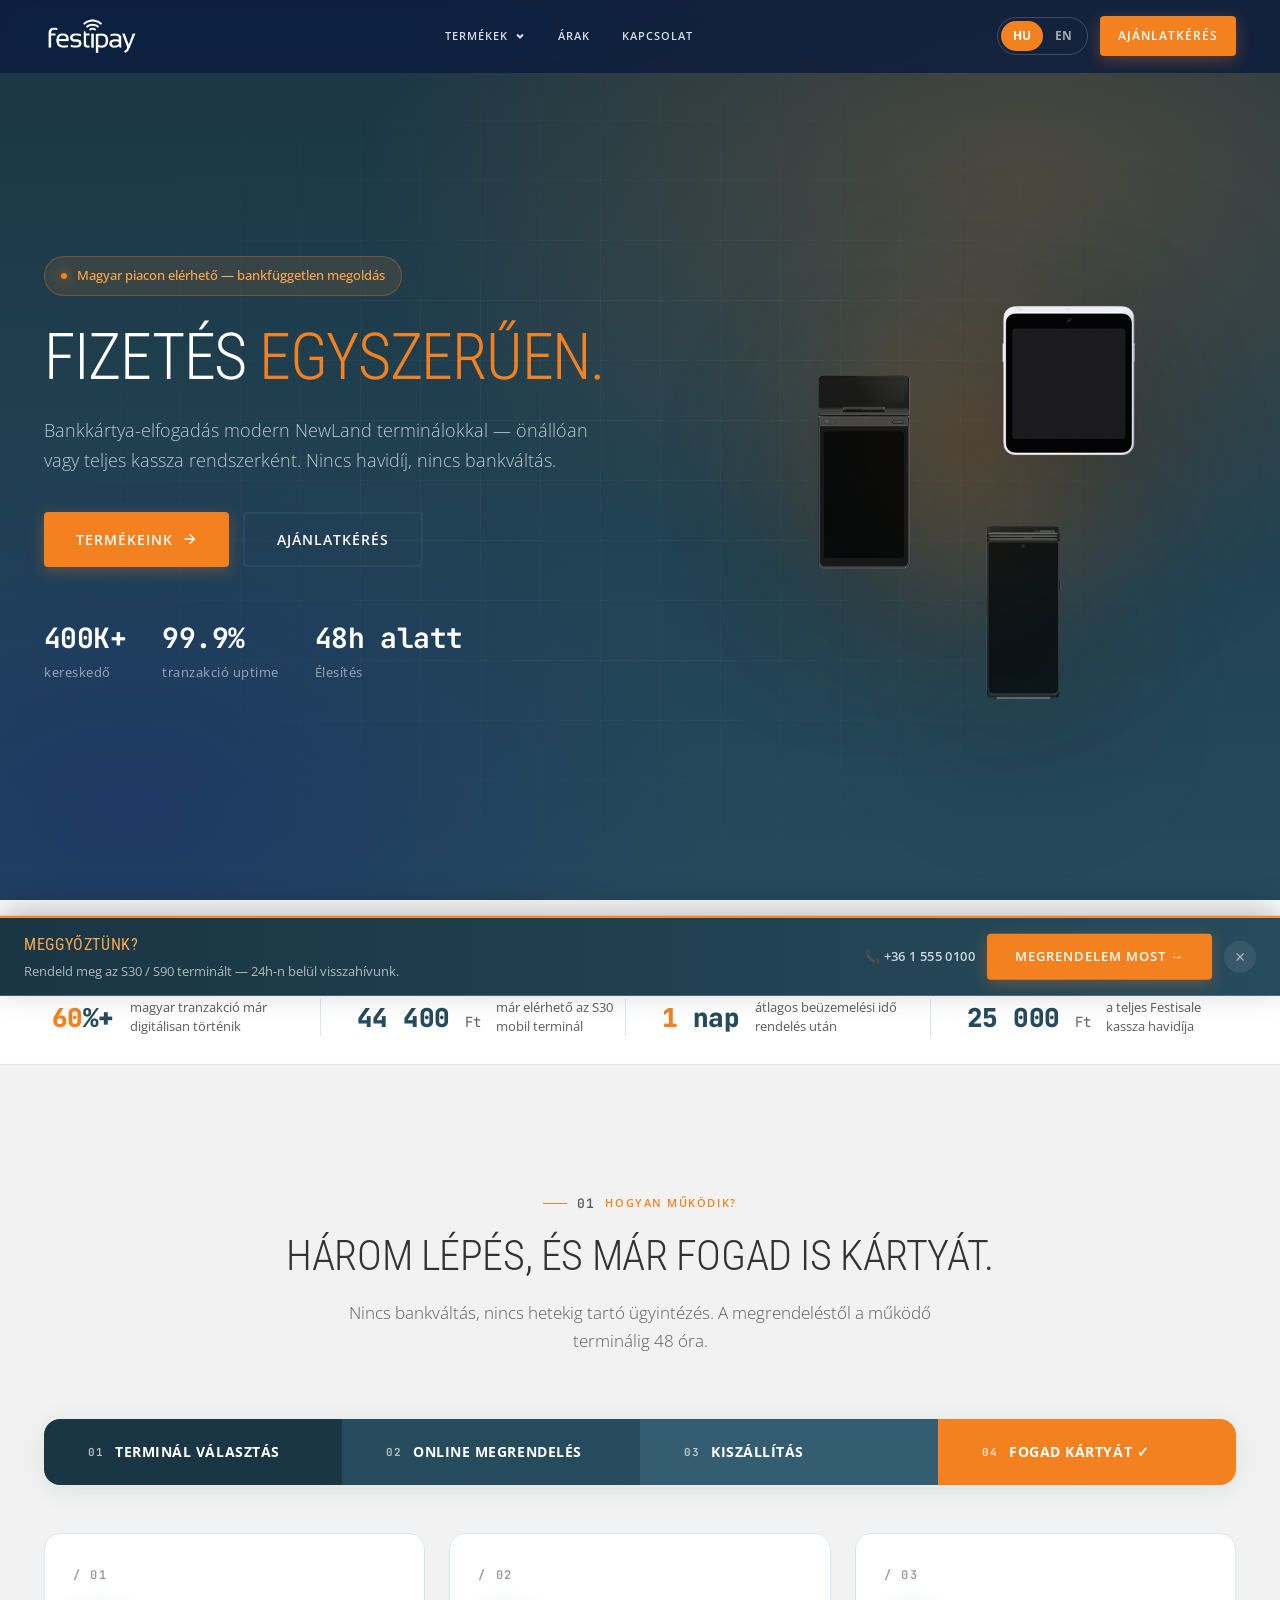
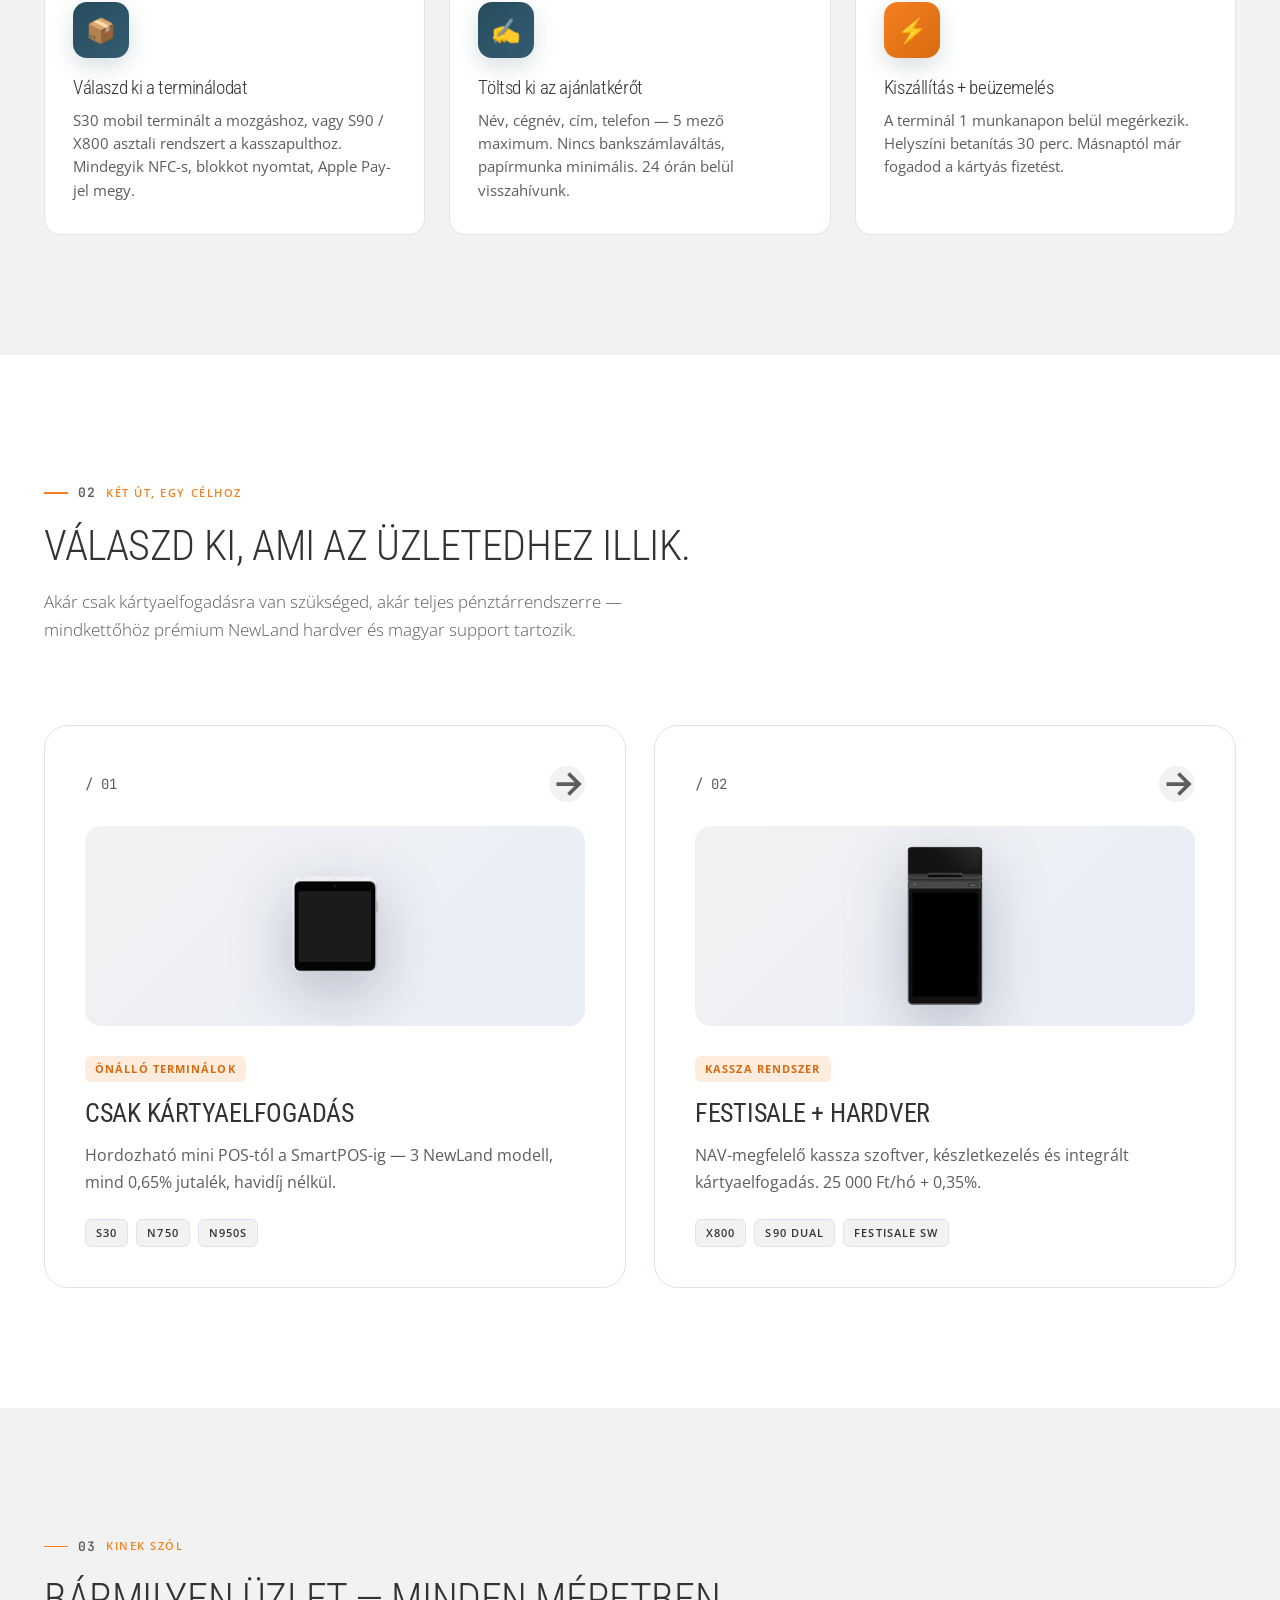
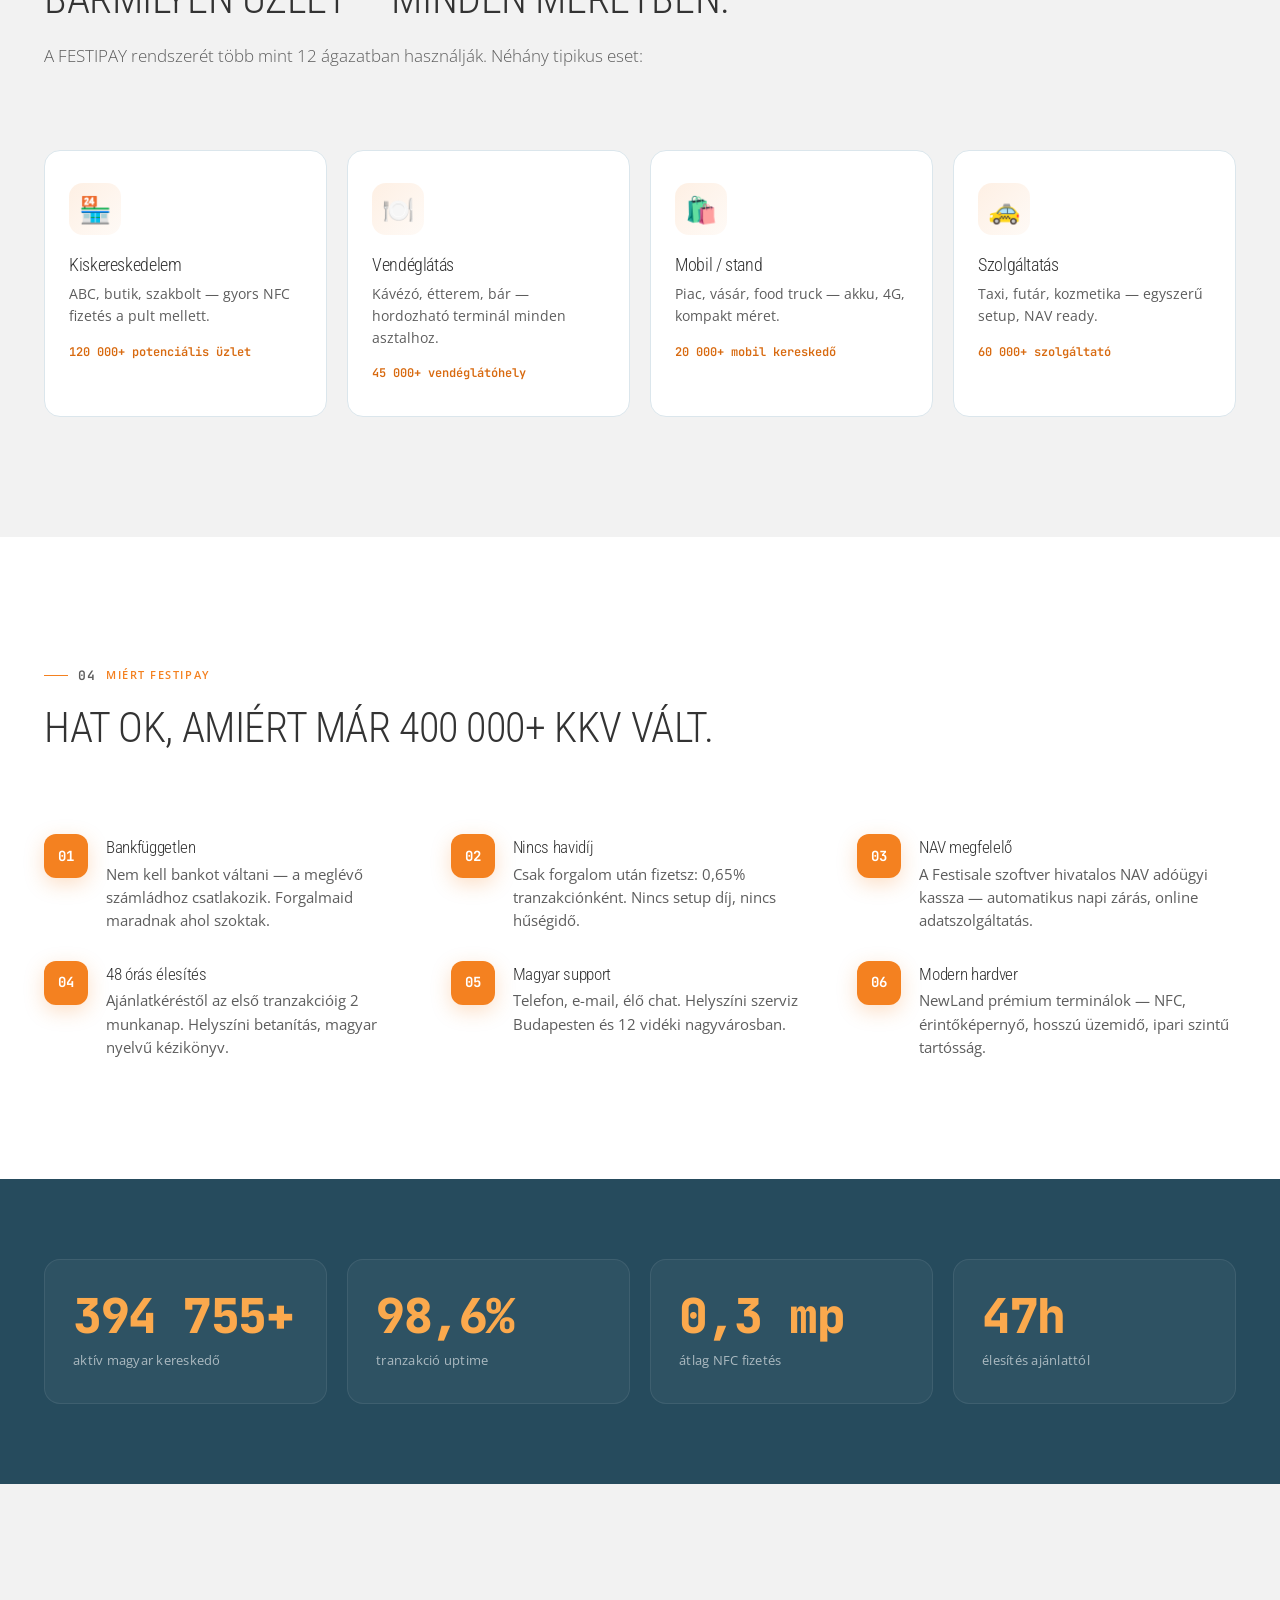
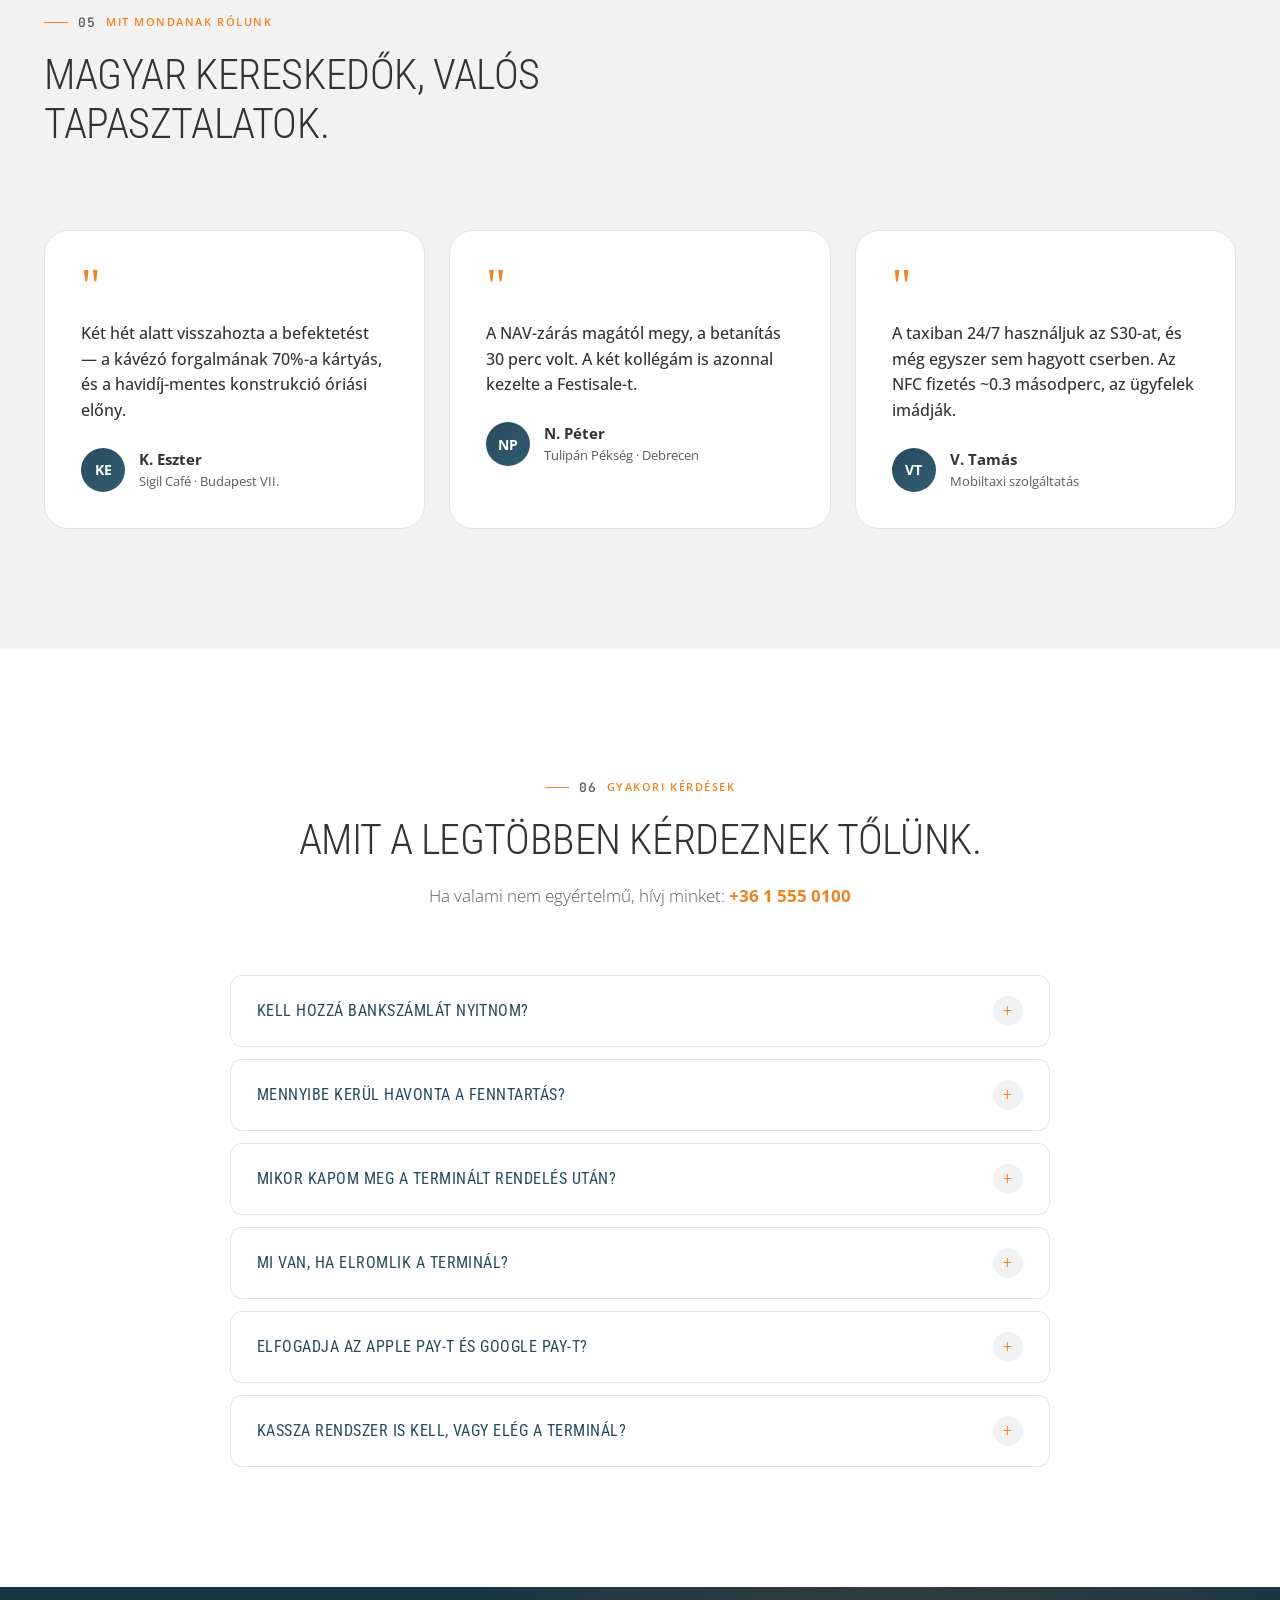
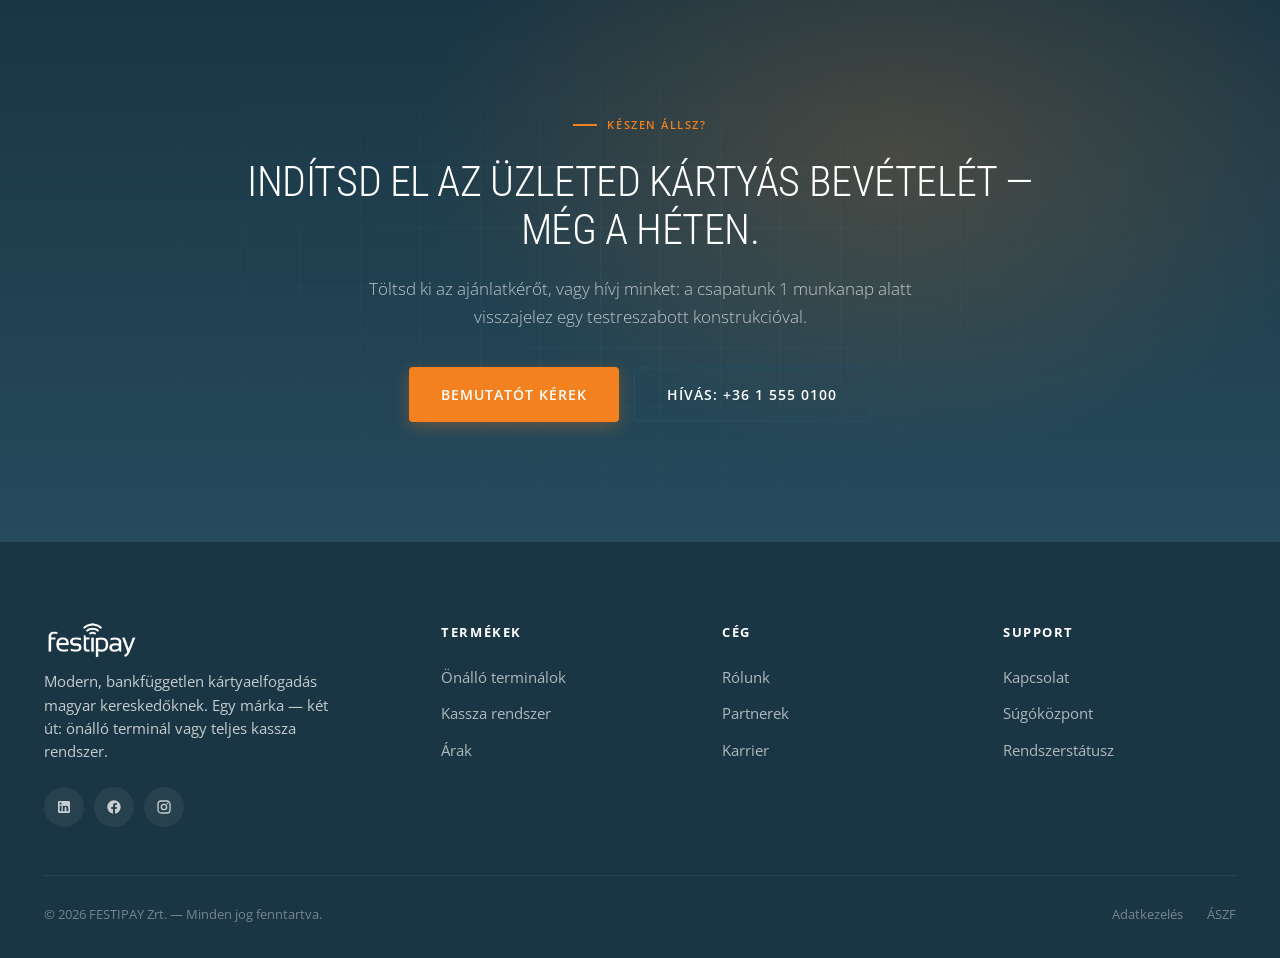
<file: index.html>
<!DOCTYPE html>
<html lang="hu">
<head>
  <meta charset="UTF-8">
  <meta name="viewport" content="width=device-width, initial-scale=1">
  <title>FESTISALE — Fizetés egyszerűen | NewLand POS terminál &amp; kassza rendszer</title>
  <meta name="description" content="Bankkártya-elfogadás modern NewLand terminálokkal és NAV-megfelelő kassza szoftverrel. Nincs havidíj, bankfüggetlen, magyar support. 400 000+ kereskedőnek.">
  <meta property="og:title" content="FESTISALE — Fizetés egyszerűen">
  <meta property="og:description" content="Modern POS terminál és kassza szoftver KKV-knak. Nincs havidíj, 48h alatt élesítés.">
  <meta property="og:type" content="website">
  <link rel="icon" type="image/png" href="images/favicon.png">
  <link rel="preconnect" href="https://fonts.googleapis.com">
  <link rel="preconnect" href="https://fonts.gstatic.com" crossorigin>
  <link href="https://fonts.googleapis.com/css2?family=Roboto+Condensed:wght@300;400;700&family=Open+Sans:wght@300;400;600;700&family=JetBrains+Mono:wght@500;600;700&display=swap" rel="stylesheet">
  <link rel="stylesheet" href="style.css">
</head>
<body>

  <!-- ============ NAVIGATION ============ -->
  <nav class="nav" role="navigation" aria-label="Main">
    <div class="nav-inner">
      <a href="index.html" class="nav-logo" aria-label="Festipay home">
        <img src="images/festipay-logo-white.png" alt="Festipay" class="nav-logo-img">
      </a>

      <div class="nav-links">
        <div class="nav-dropdown">
          <button class="nav-link" aria-haspopup="true">
            <span data-i18n="nav.products">Termékek</span>
            <svg class="nav-dropdown-chev" viewBox="0 0 12 12" fill="none" stroke="currentColor" stroke-width="2"><path d="M3 4.5l3 3 3-3"/></svg>
          </button>
          <div class="nav-dropdown-menu">
            <a href="terminalok.html" class="nav-dropdown-item">
              <strong data-i18n="nav.standalone">Önálló terminálok</strong>
              <span data-i18n="nav.standalone_sub">NewLand S30 · N750 · N950S</span>
            </a>
            <a href="kassza.html" class="nav-dropdown-item">
              <strong data-i18n="nav.kassza">Kassza rendszer</strong>
              <span data-i18n="nav.kassza_sub">Festisale + X800 · S90</span>
            </a>
          </div>
        </div>
        <a href="arak.html" class="nav-link" data-i18n="nav.pricing">Árak</a>
        <a href="kapcsolat.html" class="nav-link" data-i18n="nav.contact">Kapcsolat</a>
      </div>

      <div class="nav-cta-group">
        <div class="lang-toggle">
          <button class="lang-btn active" data-lang="hu">HU</button>
          <button class="lang-btn" data-lang="en">EN</button>
        </div>
        <a href="kapcsolat.html" class="btn btn-primary btn-sm" data-i18n="nav.cta">Ajánlatkérés</a>
        <button class="nav-burger" aria-label="Open menu">
          <svg viewBox="0 0 24 24" fill="none" stroke="currentColor" stroke-width="2"><path d="M3 6h18M3 12h18M3 18h18"/></svg>
        </button>
      </div>
    </div>
  </nav>

  <div class="nav-mobile">
    <a href="terminalok.html" data-i18n="nav.standalone">Önálló terminálok</a>
    <a href="kassza.html" data-i18n="nav.kassza">Kassza rendszer</a>
    <a href="arak.html" data-i18n="nav.pricing">Árak</a>
    <a href="kapcsolat.html" data-i18n="nav.contact">Kapcsolat</a>
  </div>

  <!-- ============ HERO ============ -->
  <section class="hero">
    <div class="container">
      <div class="hero-inner">
        <div class="reveal in">
          <div class="hero-tag">
            <span class="dot"></span>
            <span data-i18n="home.tag">Magyar piacon elérhető — bankfüggetlen megoldás</span>
          </div>
          <h1 class="h-display">
            <span data-i18n="home.h1_a">Fizetés</span>
            <span class="accent" data-i18n="home.h1_b">egyszerűen.</span>
          </h1>
          <p class="lead" data-i18n="home.lead">Bankkártya-elfogadás modern NewLand terminálokkal — önállóan vagy teljes kassza rendszerként. Nincs havidíj, nincs bankváltás.</p>

          <div class="hero-cta">
            <a href="terminalok.html" class="btn btn-primary btn-lg">
              <span data-i18n="cta.products">Termékeink</span>
              <svg viewBox="0 0 24 24" fill="none" stroke="currentColor" stroke-width="2"><path d="M5 12h14M13 5l7 7-7 7"/></svg>
            </a>
            <a href="kapcsolat.html" class="btn btn-outline-light btn-lg" data-i18n="cta.quote">Ajánlatkérés</a>
          </div>

          <div class="hero-meta">
            <div class="hero-meta-item">
              <div class="num">400K+</div>
              <div class="lbl" data-i18n="home.meta.merchants">kereskedő</div>
            </div>
            <div class="hero-meta-item">
              <div class="num">99.9%</div>
              <div class="lbl" data-i18n="home.meta.uptime">tranzakció uptime</div>
            </div>
            <div class="hero-meta-item">
              <div class="num" data-i18n="home.meta.activation_val">48h alatt</div>
              <div class="lbl" data-i18n="home.meta.activation">Élesítés</div>
            </div>
          </div>
        </div>

        <div class="hero-stage" aria-hidden="true">
          <div class="hero-glow"></div>
          <div class="hero-term t1">
            <img src="images/products/s30/hero.png" alt="" loading="eager">
          </div>
          <div class="hero-term t2">
            <img src="images/products/x800/hero.png" alt="" loading="eager">
          </div>
          <div class="hero-term t3">
            <img src="images/products/s90/hero.png" alt="" loading="eager">
          </div>
        </div>
      </div>
    </div>
  </section>

  <!-- ============ STATS MARQUEE ============ -->
  <div class="marquee" aria-hidden="true">
    <div class="marquee-track">
      <span class="marquee-item" data-i18n="marquee.1">400 000+ KKV Magyarországon</span>
      <span class="marquee-item" data-i18n="marquee.2">60%+ tranzakció már digitális</span>
      <span class="marquee-item" data-i18n="marquee.3">18%/év bankkártyás növekedés</span>
      <span class="marquee-item" data-i18n="marquee.4">Bankfüggetlen megoldás</span>
      <span class="marquee-item" data-i18n="marquee.5">NAV megfelelő kassza</span>
      <span class="marquee-item" data-i18n="marquee.6">Magyar helyszíni support</span>
    </div>
  </div>

  <!-- ============ TRUST BAR ============ -->
  <div class="trust-bar">
    <div class="container">
      <div class="trust-grid reveal-stagger">
        <div class="trust-cell">
          <div class="trust-num"><span class="accent">60</span>%+</div>
          <div class="trust-lbl">magyar tranzakció már digitálisan történik</div>
        </div>
        <div class="trust-cell">
          <div class="trust-num">44 400 <span style="font-size:14px;font-weight:400;color:var(--color-gray)">Ft</span></div>
          <div class="trust-lbl">már elérhető az S30 mobil terminál</div>
        </div>
        <div class="trust-cell">
          <div class="trust-num"><span class="accent">1</span> nap</div>
          <div class="trust-lbl">átlagos beüzemelési idő rendelés után</div>
        </div>
        <div class="trust-cell">
          <div class="trust-num">25 000 <span style="font-size:14px;font-weight:400;color:var(--color-gray)">Ft</span></div>
          <div class="trust-lbl">a teljes Festisale kassza havidíja</div>
        </div>
      </div>
    </div>
  </div>

  <!-- ============ HOW IT WORKS ============ -->
  <section class="section-pad bg-light">
    <div class="container">
      <div class="sec-head reveal" style="justify-content:center; text-align:center;">
        <div class="sec-head-left" style="margin: 0 auto;">
          <div class="eyebrow" style="justify-content:center"><span class="section-number">01</span> <span>Hogyan működik?</span></div>
          <h2 class="h2">Három lépés, és már fogad is kártyát.</h2>
          <p class="lead" style="margin: 0 auto;">Nincs bankváltás, nincs hetekig tartó ügyintézés. A megrendeléstől a működő terminálig 48 óra.</p>
        </div>
      </div>

      <!-- Funnel ribbon -->
      <div class="funnel reveal">
        <div class="funnel-step fs-1"><span class="fs-num">01</span> Terminál választás</div>
        <div class="funnel-step fs-2"><span class="fs-num">02</span> Online megrendelés</div>
        <div class="funnel-step fs-3"><span class="fs-num">03</span> Kiszállítás</div>
        <div class="funnel-step fs-4"><span class="fs-num">04</span> Fogad kártyát ✓</div>
      </div>

      <!-- How cards -->
      <div class="how-cards reveal-stagger">
        <div class="how-card">
          <div class="how-card-num">/ 01</div>
          <div class="how-card-icon">📦</div>
          <h4>Válaszd ki a terminálodat</h4>
          <p>S30 mobil terminált a mozgáshoz, vagy S90 / X800 asztali rendszert a kasszapulthoz. Mindegyik NFC-s, blokkot nyomtat, Apple Pay-jel megy.</p>
        </div>
        <div class="how-card">
          <div class="how-card-num">/ 02</div>
          <div class="how-card-icon">✍️</div>
          <h4>Töltsd ki az ajánlatkérőt</h4>
          <p>Név, cégnév, cím, telefon — 5 mező maximum. Nincs bankszámlaváltás, papírmunka minimális. 24 órán belül visszahívunk.</p>
        </div>
        <div class="how-card">
          <div class="how-card-num">/ 03</div>
          <div class="how-card-icon">⚡</div>
          <h4>Kiszállítás + beüzemelés</h4>
          <p>A terminál 1 munkanapon belül megérkezik. Helyszíni betanítás 30 perc. Másnaptól már fogadod a kártyás fizetést.</p>
        </div>
      </div>
    </div>
  </section>

  <!-- ============ PATHS ============ -->
  <section class="section-pad bg-white">
    <div class="container">
      <div class="sec-head reveal">
        <div class="sec-head-left">
          <div class="eyebrow"><span class="section-number">02</span> <span data-i18n="paths.eyebrow">Két út, egy célhoz</span></div>
          <h2 class="h2" data-i18n="paths.title">Válaszd ki, ami az üzletedhez illik.</h2>
          <p class="lead" data-i18n="paths.lead">Akár csak kártyaelfogadásra van szükséged, akár teljes pénztárrendszerre — mindkettőhöz prémium NewLand hardver és magyar support tartozik.</p>
        </div>
      </div>

      <div class="path-grid reveal-stagger">
        <a href="terminalok.html" class="path-card">
          <div class="num"><span>/ 01</span>
            <span class="arrow"><svg viewBox="0 0 24 24" fill="none" stroke="currentColor" stroke-width="2.5"><path d="M5 12h14M13 5l7 7-7 7"/></svg></span>
          </div>
          <div class="path-card-img">
            <img src="images/products/s30/hero.png" alt="NewLand standalone terminals">
          </div>
          <span class="tag" data-i18n="paths.standalone_tag">Önálló terminálok</span>
          <h3 class="h3" style="margin-top: 16px" data-i18n="paths.standalone_t">Csak kártyaelfogadás</h3>
          <p data-i18n="paths.standalone_p">Hordozható mini POS-tól a SmartPOS-ig — 3 NewLand modell, mind 0,65% jutalék, havidíj nélkül.</p>
          <div class="path-card-list">
            <span class="tag">S30</span>
            <span class="tag">N750</span>
            <span class="tag">N950S</span>
          </div>
        </a>

        <a href="kassza.html" class="path-card">
          <div class="num"><span>/ 02</span>
            <span class="arrow"><svg viewBox="0 0 24 24" fill="none" stroke="currentColor" stroke-width="2.5"><path d="M5 12h14M13 5l7 7-7 7"/></svg></span>
          </div>
          <div class="path-card-img">
            <img src="images/products/x800/hero.png" alt="NewLand cashier system">
          </div>
          <span class="tag" data-i18n="paths.kassza_tag">Kassza rendszer</span>
          <h3 class="h3" style="margin-top: 16px" data-i18n="paths.kassza_t">Festisale + hardver</h3>
          <p data-i18n="paths.kassza_p">NAV-megfelelő kassza szoftver, készletkezelés és integrált kártyaelfogadás. 25 000 Ft/hó + 0,35%.</p>
          <div class="path-card-list">
            <span class="tag">X800</span>
            <span class="tag">S90 Dual</span>
            <span class="tag">Festisale SW</span>
          </div>
        </a>
      </div>
    </div>
  </section>

  <!-- ============ TARGET SEGMENTS ============ -->
  <section class="section-pad bg-light">
    <div class="container">
      <div class="sec-head reveal">
        <div class="sec-head-left">
          <div class="eyebrow"><span class="section-number">03</span> <span data-i18n="seg.eyebrow">Kinek szól</span></div>
          <h2 class="h2" data-i18n="seg.title">Bármilyen üzlet — minden méretben.</h2>
          <p class="lead" data-i18n="seg.lead">A FESTIPAY rendszerét több mint 12 ágazatban használják. Néhány tipikus eset:</p>
        </div>
      </div>

      <div class="segments-grid reveal-stagger">
        <div class="segment-card">
          <div class="segment-icon">🏪</div>
          <h4 data-i18n="seg.retail.t">Kiskereskedelem</h4>
          <p data-i18n="seg.retail.p">ABC, butik, szakbolt — gyors NFC fizetés a pult mellett.</p>
          <div class="meta" data-i18n="seg.retail.m">120 000+ potenciális üzlet</div>
        </div>
        <div class="segment-card">
          <div class="segment-icon">🍽️</div>
          <h4 data-i18n="seg.hospo.t">Vendéglátás</h4>
          <p data-i18n="seg.hospo.p">Kávézó, étterem, bár — hordozható terminál minden asztalhoz.</p>
          <div class="meta" data-i18n="seg.hospo.m">45 000+ vendéglátóhely</div>
        </div>
        <div class="segment-card">
          <div class="segment-icon">🛍️</div>
          <h4 data-i18n="seg.mobile.t">Mobil / stand</h4>
          <p data-i18n="seg.mobile.p">Piac, vásár, food truck — akku, 4G, kompakt méret.</p>
          <div class="meta" data-i18n="seg.mobile.m">20 000+ mobil kereskedő</div>
        </div>
        <div class="segment-card">
          <div class="segment-icon">🚕</div>
          <h4 data-i18n="seg.service.t">Szolgáltatás</h4>
          <p data-i18n="seg.service.p">Taxi, futár, kozmetika — egyszerű setup, NAV ready.</p>
          <div class="meta" data-i18n="seg.service.m">60 000+ szolgáltató</div>
        </div>
      </div>
    </div>
  </section>

  <!-- ============ WHY FESTIPAY — Features ============ -->
  <section class="section-pad bg-white">
    <div class="container">
      <div class="sec-head reveal">
        <div class="sec-head-left">
          <div class="eyebrow"><span class="section-number">04</span> <span data-i18n="feats.eyebrow">Miért FESTIPAY</span></div>
          <h2 class="h2" data-i18n="feats.title">Hat ok, amiért már 400 000+ KKV vált.</h2>
        </div>
      </div>

      <div class="features-grid reveal-stagger">
        <div class="feature-item">
          <div class="feature-ico">01</div>
          <div><h4 data-i18n="feats.f1.t">Bankfüggetlen</h4><p data-i18n="feats.f1.p">Nem kell bankot váltani — a meglévő számládhoz csatlakozik.</p></div>
        </div>
        <div class="feature-item">
          <div class="feature-ico">02</div>
          <div><h4 data-i18n="feats.f2.t">Nincs havidíj</h4><p data-i18n="feats.f2.p">Csak forgalom után fizetsz: 0,65% tranzakciónként. Nincs hűségidő.</p></div>
        </div>
        <div class="feature-item">
          <div class="feature-ico">03</div>
          <div><h4 data-i18n="feats.f3.t">NAV megfelelő</h4><p data-i18n="feats.f3.p">Hivatalos NAV adóügyi kassza — automatikus napi zárás.</p></div>
        </div>
        <div class="feature-item">
          <div class="feature-ico">04</div>
          <div><h4 data-i18n="feats.f4.t">48 órás élesítés</h4><p data-i18n="feats.f4.p">Ajánlatkéréstől az első tranzakcióig 2 munkanap.</p></div>
        </div>
        <div class="feature-item">
          <div class="feature-ico">05</div>
          <div><h4 data-i18n="feats.f5.t">Magyar support</h4><p data-i18n="feats.f5.p">Telefon, e-mail, élő chat. Helyszíni szerviz 12 nagyvárosban.</p></div>
        </div>
        <div class="feature-item">
          <div class="feature-ico">06</div>
          <div><h4 data-i18n="feats.f6.t">Modern hardver</h4><p data-i18n="feats.f6.p">NewLand prémium terminálok — NFC, érintő, hosszú üzemidő.</p></div>
        </div>
      </div>
    </div>
  </section>

  <!-- ============ STAT COUNTER STRIP ============ -->
  <section class="bg-navy section-pad-sm">
    <div class="container">
      <div class="stat-grid reveal-stagger">
        <div class="stat-card">
          <div class="num"><span data-count="400000" data-suffix="+">0</span></div>
          <div class="lbl">aktív magyar kereskedő</div>
        </div>
        <div class="stat-card">
          <div class="num"><span data-count="99.9" data-decimals="1" data-suffix="%">0</span></div>
          <div class="lbl">tranzakció uptime</div>
        </div>
        <div class="stat-card">
          <div class="num"><span data-count="0.3" data-decimals="1" data-suffix=" mp">0</span></div>
          <div class="lbl">átlag NFC fizetés</div>
        </div>
        <div class="stat-card">
          <div class="num"><span data-count="48" data-suffix="h">0</span></div>
          <div class="lbl">élesítés ajánlattól</div>
        </div>
      </div>
    </div>
  </section>

  <!-- ============ TESTIMONIALS ============ -->
  <section class="section-pad bg-light">
    <div class="container">
      <div class="sec-head reveal">
        <div class="sec-head-left">
          <div class="eyebrow"><span class="section-number">05</span> <span data-i18n="testi.eyebrow">Mit mondanak rólunk</span></div>
          <h2 class="h2" data-i18n="testi.title">Magyar kereskedők, valós tapasztalatok.</h2>
        </div>
      </div>

      <div class="testi-grid reveal-stagger">
        <div class="testi-card">
          <div class="quote-mark">"</div>
          <blockquote data-i18n="testi.1.q">Két hét alatt visszahozta a befektetést — a kávézó forgalmának 70%-a kártyás, és a havidíj-mentes konstrukció óriási előny.</blockquote>
          <div class="testi-author">
            <div class="testi-avatar">KE</div>
            <div>
              <div class="name" data-i18n="testi.1.n">K. Eszter</div>
              <div class="role" data-i18n="testi.1.r">Sigil Café · Budapest VII.</div>
            </div>
          </div>
        </div>

        <div class="testi-card">
          <div class="quote-mark">"</div>
          <blockquote data-i18n="testi.2.q">A NAV-zárás magától megy, a betanítás 30 perc volt. A két kollégám is azonnal kezelte a Festisale-t.</blockquote>
          <div class="testi-author">
            <div class="testi-avatar">NP</div>
            <div>
              <div class="name" data-i18n="testi.2.n">N. Péter</div>
              <div class="role" data-i18n="testi.2.r">Tulipán Pékség · Debrecen</div>
            </div>
          </div>
        </div>

        <div class="testi-card">
          <div class="quote-mark">"</div>
          <blockquote data-i18n="testi.3.q">A taxiban 24/7 használjuk az S30-at, és még egyszer sem hagyott cserben. Az NFC fizetés ~0.3 másodperc, az ügyfelek imádják.</blockquote>
          <div class="testi-author">
            <div class="testi-avatar">VT</div>
            <div>
              <div class="name" data-i18n="testi.3.n">V. Tamás</div>
              <div class="role" data-i18n="testi.3.r">Mobiltaxi szolgáltatás</div>
            </div>
          </div>
        </div>
      </div>
    </div>
  </section>

  <!-- ============ FAQ ============ -->
  <section class="section-pad bg-white">
    <div class="container">
      <div class="sec-head reveal" style="justify-content:center; text-align:center;">
        <div class="sec-head-left" style="margin: 0 auto;">
          <div class="eyebrow" style="justify-content:center"><span class="section-number">06</span> <span>Gyakori kérdések</span></div>
          <h2 class="h2">Amit a legtöbben kérdeznek tőlünk.</h2>
          <p class="lead" style="margin: 0 auto;">Ha valami nem egyértelmű, hívj minket: <strong style="color:var(--color-orange)">+36 1 555 0100</strong></p>
        </div>
      </div>

      <div class="faq-wrap reveal-stagger">
        <div class="faq-item">
          <div class="faq-q" tabindex="0">Kell hozzá bankszámlát nyitnom?<span class="faq-arrow">+</span></div>
          <div class="faq-a"><p>Nem. A FestiPay bankfüggetlen megoldás — a meglévő bankszámládhoz aktiválható, nincs bankváltás, nincs hosszú jóváhagyási folyamat.</p></div>
        </div>
        <div class="faq-item">
          <div class="faq-q" tabindex="0">Mennyibe kerül havonta a fenntartás?<span class="faq-arrow">+</span></div>
          <div class="faq-a"><p>Önálló kártyaelfogadásnál nincs havidíj — csak 0,65%-os jutalékot fizetsz a tényleges forgalom után. A Festisale kassza csomag 25 000 Ft/hó + 0,35% tranzakciós díj. Nincs rejtett költség.</p></div>
        </div>
        <div class="faq-item">
          <div class="faq-q" tabindex="0">Mikor kapom meg a terminált rendelés után?<span class="faq-arrow">+</span></div>
          <div class="faq-a"><p>Általában 1–2 munkanapon belül. Értékesítőnk 24 órán belül visszahív és egyezteti a szállítási dátumot és a helyszíni beüzemelés idejét.</p></div>
        </div>
        <div class="faq-item">
          <div class="faq-q" tabindex="0">Mi van, ha elromlik a terminál?<span class="faq-arrow">+</span></div>
          <div class="faq-a"><p>Magyar nyelvű ügyfélszolgálat, csereterminál program. Nem maradsz működő terminál nélkül — ez a mi garanciánk. 12 hónap hardver-garancia minden modellre.</p></div>
        </div>
        <div class="faq-item">
          <div class="faq-q" tabindex="0">Elfogadja az Apple Pay-t és Google Pay-t?<span class="faq-arrow">+</span></div>
          <div class="faq-a"><p>Igen. Minden NewLand terminál minden modern érintéses (NFC) fizetést elfogad — Apple Pay, Google Pay, hagyományos chip és mágnescsík egyaránt.</p></div>
        </div>
        <div class="faq-item">
          <div class="faq-q" tabindex="0">Kassza rendszer is kell, vagy elég a terminál?<span class="faq-arrow">+</span></div>
          <div class="faq-a"><p>Ha csak kártyát szeretnél fogadni, elég az önálló S30 / N750 / N950S. Ha NAV-megfelelő kasszát is szeretnél készletkezeléssel és online számlázással, a Festisale csomag a megoldás.</p></div>
        </div>
      </div>
    </div>
  </section>

  <!-- ============ FINAL CTA ============ -->
  <section class="cta-section">
    <div class="container">
      <div class="eyebrow reveal"><span data-i18n="finalcta.eyebrow">Készen állsz?</span></div>
      <h2 class="h2 reveal" data-i18n="finalcta.title">Indítsd el az üzleted kártyás bevételét — még a héten.</h2>
      <p class="lead reveal" data-i18n="finalcta.lead">Töltsd ki az ajánlatkérőt, vagy hívj minket: a csapatunk 1 munkanap alatt visszajelez egy testreszabott konstrukcióval.</p>
      <div class="btn-group reveal">
        <a href="kapcsolat.html" class="btn btn-primary btn-lg" data-i18n="finalcta.btn_demo">Bemutatót kérek</a>
        <a href="tel:+3615550100" class="btn btn-outline-light btn-lg" data-i18n="finalcta.btn_call">Hívás: +36 1 555 0100</a>
      </div>
    </div>
  </section>

  <!-- ============ FOOTER ============ -->
  <footer class="footer">
    <div class="container">
      <div class="footer-grid">
        <div class="footer-brand">
          <div class="nav-logo" style="color:#fff">
            <img src="images/festipay-logo-white.png" alt="Festipay" class="nav-logo-img">
          </div>
          <p data-i18n="footer.tagline">Modern, bankfüggetlen kártyaelfogadás magyar kereskedőknek.</p>
          <div class="footer-socials">
            <a href="#" aria-label="LinkedIn"><svg width="16" height="16" viewBox="0 0 24 24" fill="currentColor"><path d="M19 3a2 2 0 0 1 2 2v14a2 2 0 0 1-2 2H5a2 2 0 0 1-2-2V5a2 2 0 0 1 2-2h14m-.5 15.5v-5.3a3.26 3.26 0 0 0-3.26-3.26c-.85 0-1.84.52-2.32 1.3v-1.11h-2.79v8.37h2.79v-4.93c0-.77.62-1.4 1.39-1.4a1.4 1.4 0 0 1 1.4 1.4v4.93h2.79M6.88 8.56a1.68 1.68 0 0 0 1.68-1.68c0-.93-.75-1.69-1.68-1.69a1.69 1.69 0 0 0-1.69 1.69c0 .93.76 1.68 1.69 1.68m1.39 9.94v-8.37H5.5v8.37h2.77z"/></svg></a>
            <a href="#" aria-label="Facebook"><svg width="16" height="16" viewBox="0 0 24 24" fill="currentColor"><path d="M12 2.04c-5.5 0-10 4.49-10 10.02c0 5 3.66 9.15 8.44 9.9v-7H7.9v-2.9h2.54V9.85c0-2.51 1.49-3.89 3.78-3.89c1.09 0 2.23.19 2.23.19v2.47h-1.26c-1.24 0-1.63.77-1.63 1.56v1.88h2.78l-.45 2.9h-2.33v7a10 10 0 0 0 8.44-9.9c0-5.53-4.5-10.02-10-10.02z"/></svg></a>
            <a href="#" aria-label="Instagram"><svg width="16" height="16" viewBox="0 0 24 24" fill="currentColor"><path d="M7.8 2h8.4C19.4 2 22 4.6 22 7.8v8.4a5.8 5.8 0 0 1-5.8 5.8H7.8C4.6 22 2 19.4 2 16.2V7.8A5.8 5.8 0 0 1 7.8 2m-.2 2A3.6 3.6 0 0 0 4 7.6v8.8C4 18.39 5.61 20 7.6 20h8.8a3.6 3.6 0 0 0 3.6-3.6V7.6C20 5.61 18.39 4 16.4 4H7.6m9.65 1.5a1.25 1.25 0 0 1 1.25 1.25A1.25 1.25 0 0 1 17.25 8 1.25 1.25 0 0 1 16 6.75a1.25 1.25 0 0 1 1.25-1.25M12 7a5 5 0 0 1 5 5 5 5 0 0 1-5 5 5 5 0 0 1-5-5 5 5 0 0 1 5-5m0 2a3 3 0 0 0-3 3 3 3 0 0 0 3 3 3 3 0 0 0 3-3 3 3 0 0 0-3-3z"/></svg></a>
          </div>
        </div>
        <div>
          <h5 data-i18n="footer.products">Termékek</h5>
          <ul>
            <li><a href="terminalok.html" data-i18n="nav.standalone">Önálló terminálok</a></li>
            <li><a href="kassza.html" data-i18n="nav.kassza">Kassza rendszer</a></li>
            <li><a href="arak.html" data-i18n="nav.pricing">Árak</a></li>
          </ul>
        </div>
        <div>
          <h5 data-i18n="footer.company">Cég</h5>
          <ul>
            <li><a href="#" data-i18n="footer.about">Rólunk</a></li>
            <li><a href="#" data-i18n="footer.partners">Partnerek</a></li>
            <li><a href="#" data-i18n="footer.careers">Karrier</a></li>
          </ul>
        </div>
        <div>
          <h5 data-i18n="footer.support">Support</h5>
          <ul>
            <li><a href="kapcsolat.html" data-i18n="nav.contact">Kapcsolat</a></li>
            <li><a href="#" data-i18n="footer.help">Súgóközpont</a></li>
            <li><a href="#" data-i18n="footer.status">Rendszerstátusz</a></li>
          </ul>
        </div>
      </div>
      <div class="footer-bottom">
        <div data-i18n="footer.copy">© 2026 FESTIPAY Zrt. — Minden jog fenntartva.</div>
        <div style="display:flex;gap:24px">
          <a href="#" data-i18n="footer.privacy">Adatkezelés</a>
          <a href="#" data-i18n="footer.terms">ÁSZF</a>
        </div>
      </div>
    </div>
  </footer>

  <!-- ============ STICKY BOTTOM CTA BAR ============ -->
  <div class="sticky-cta" id="stickyCta" role="region" aria-label="Quick CTA">
    <div class="sticky-cta-inner">
      <div class="sticky-cta-text">
        <strong>Meggyőztünk?</strong>
        <span>Rendeld meg az S30 / S90 terminált — 24h-n belül visszahívunk.</span>
      </div>
      <div class="sticky-cta-actions">
        <a href="tel:+3615550100" class="sticky-cta-phone">📞 +36 1 555 0100</a>
        <a href="kapcsolat.html" class="btn btn-primary">Megrendelem most →</a>
        <button class="sticky-cta-close" aria-label="Bezár" onclick="document.getElementById('stickyCta').classList.remove('visible')">×</button>
      </div>
    </div>
  </div>

  <script src="js/lang.js"></script>
  <script src="js/main.js"></script>
</body>
</html>
</file>
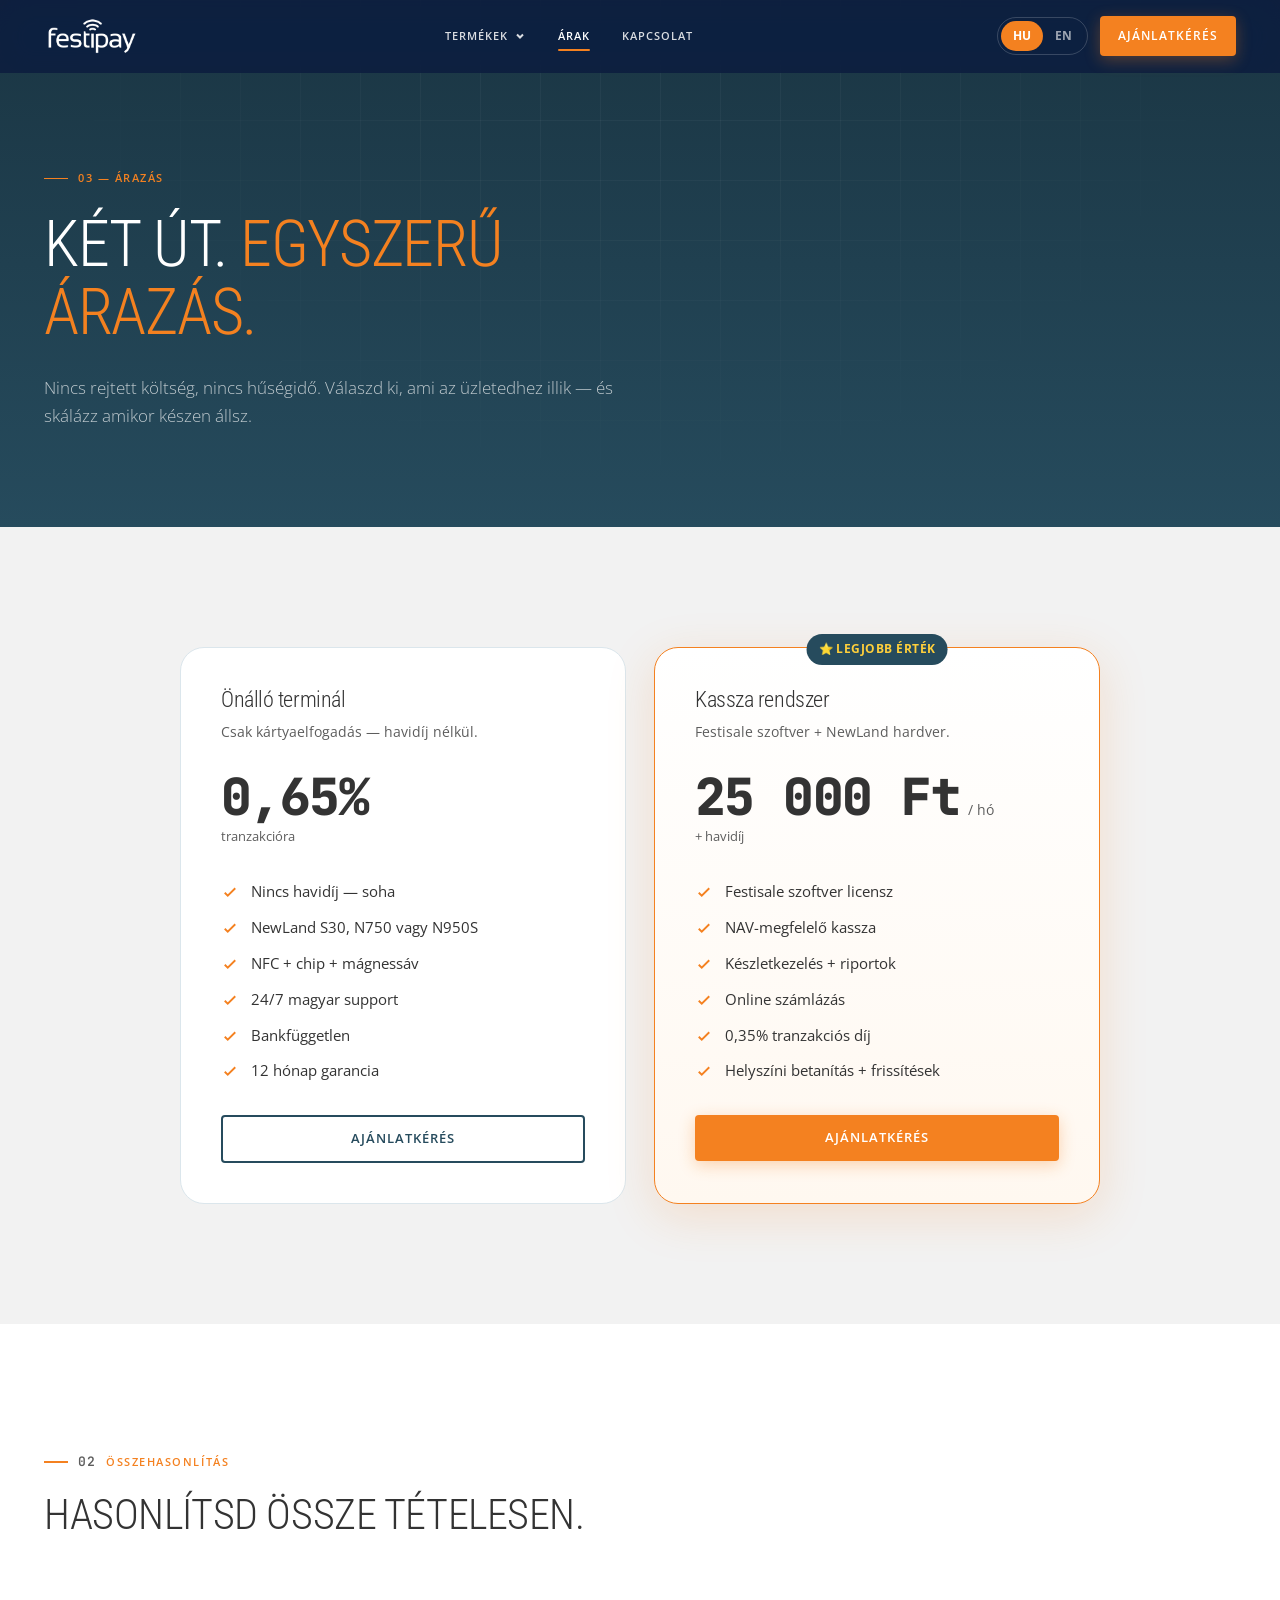
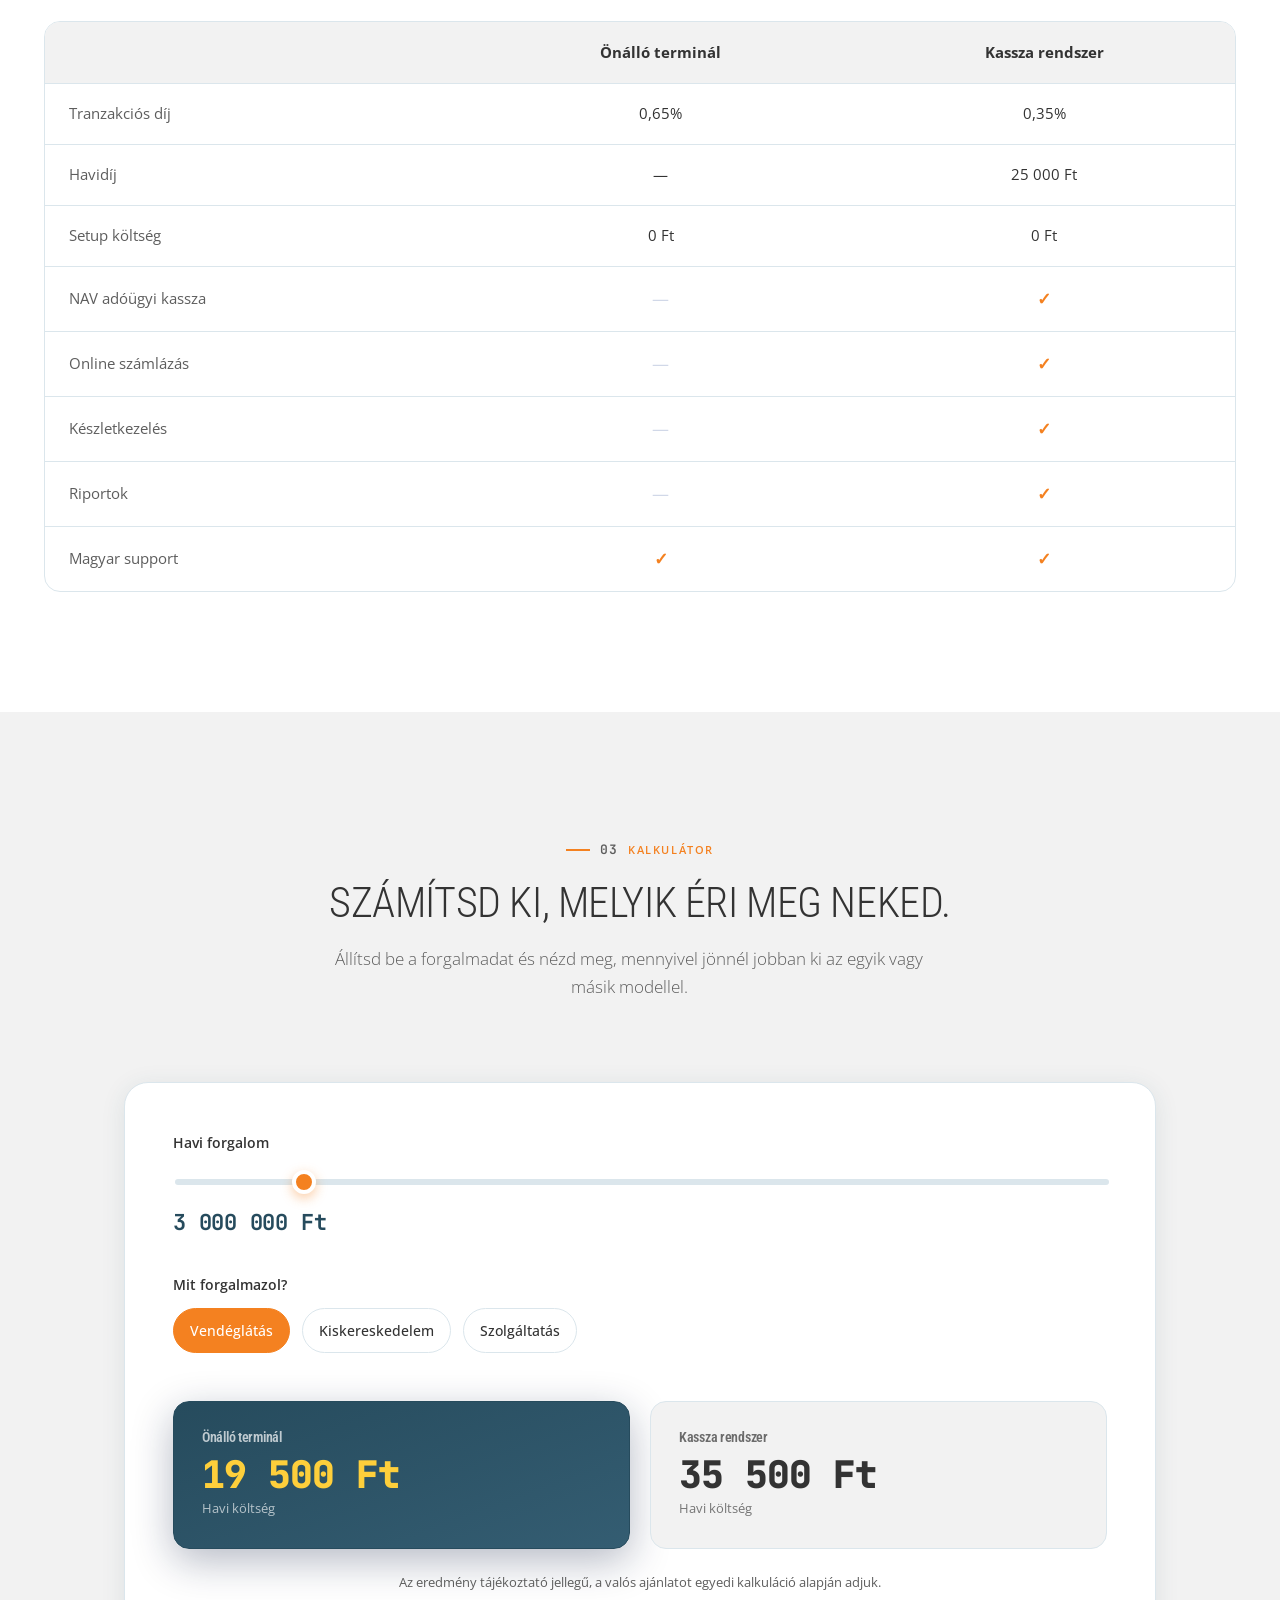
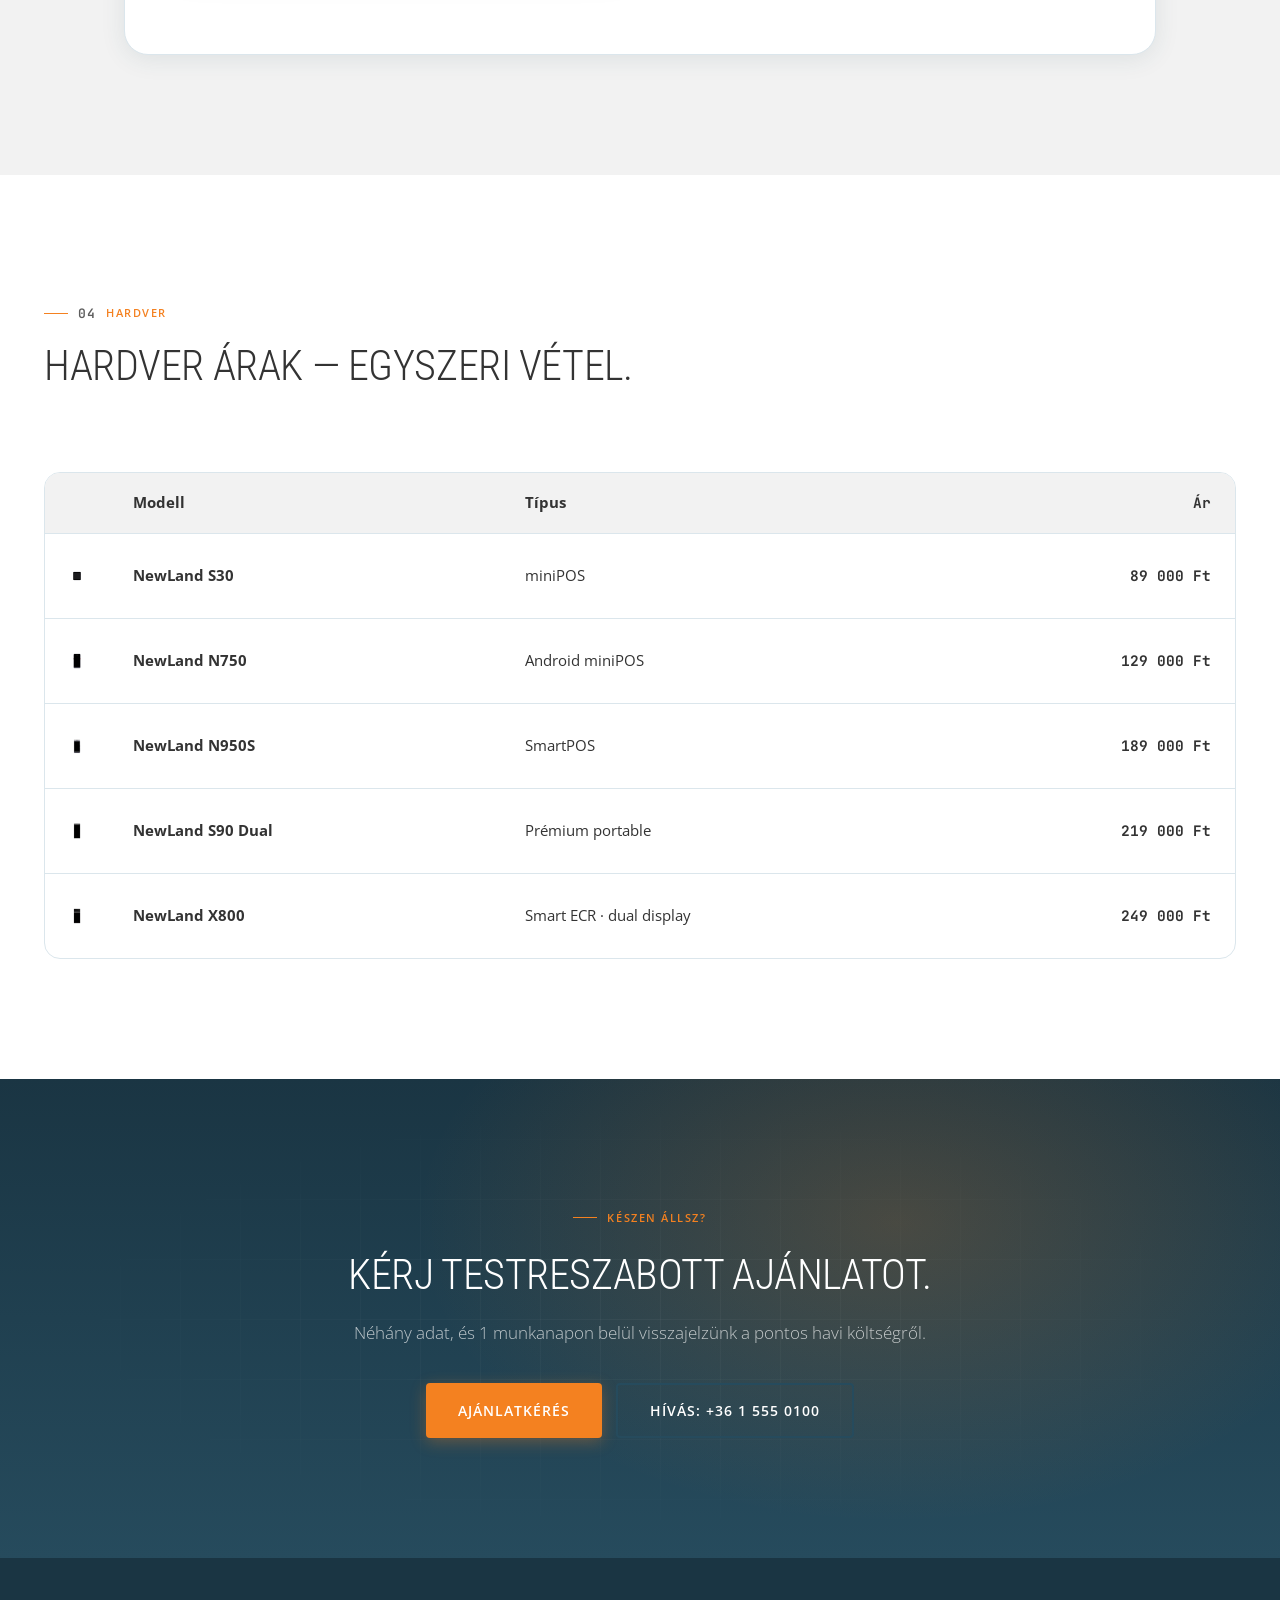
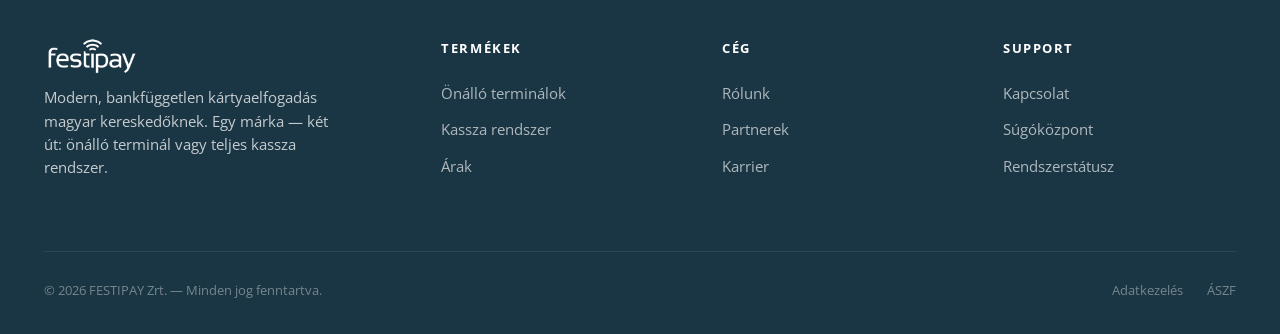
<file: arak.html>
<!DOCTYPE html>
<html lang="hu">
<head>
  <meta charset="UTF-8">
  <meta name="viewport" content="width=device-width, initial-scale=1">
  <title>Árak — FESTISALE | Önálló terminál vs Kassza rendszer</title>
  <meta name="description" content="Átlátható árazás: önálló terminál 0,65% jutalék havidíj nélkül, vagy kassza rendszer 25 000 Ft/hó + 0,35%. Interaktív kalkulátor.">
  <link rel="icon" type="image/png" href="images/favicon.png">
  <link rel="preconnect" href="https://fonts.googleapis.com">
  <link rel="preconnect" href="https://fonts.gstatic.com" crossorigin>
  <link href="https://fonts.googleapis.com/css2?family=Roboto+Condensed:wght@300;400;700&family=Open+Sans:wght@300;400;600;700&family=JetBrains+Mono:wght@500;600;700&display=swap" rel="stylesheet">
  <link rel="stylesheet" href="style.css">
</head>
<body>

  <nav class="nav">
    <div class="nav-inner">
      <a href="index.html" class="nav-logo"><img src="images/festipay-logo-white.png" alt="Festipay" class="nav-logo-img"></a>
      <div class="nav-links">
        <div class="nav-dropdown">
          <button class="nav-link"><span data-i18n="nav.products">Termékek</span>
            <svg class="nav-dropdown-chev" viewBox="0 0 12 12" fill="none" stroke="currentColor" stroke-width="2"><path d="M3 4.5l3 3 3-3"/></svg>
          </button>
          <div class="nav-dropdown-menu">
            <a href="terminalok.html" class="nav-dropdown-item"><strong data-i18n="nav.standalone">Önálló terminálok</strong><span data-i18n="nav.standalone_sub">NewLand S30 · N750 · N950S</span></a>
            <a href="kassza.html" class="nav-dropdown-item"><strong data-i18n="nav.kassza">Kassza rendszer</strong><span data-i18n="nav.kassza_sub">Festisale + X800 · S90</span></a>
          </div>
        </div>
        <a href="arak.html" class="nav-link active" data-i18n="nav.pricing">Árak</a>
        <a href="kapcsolat.html" class="nav-link" data-i18n="nav.contact">Kapcsolat</a>
      </div>
      <div class="nav-cta-group">
        <div class="lang-toggle">
          <button class="lang-btn active" data-lang="hu">HU</button>
          <button class="lang-btn" data-lang="en">EN</button>
        </div>
        <a href="kapcsolat.html" class="btn btn-primary btn-sm" data-i18n="nav.cta">Ajánlatkérés</a>
        <button class="nav-burger" aria-label="Open menu"><svg viewBox="0 0 24 24" fill="none" stroke="currentColor" stroke-width="2"><path d="M3 6h18M3 12h18M3 18h18"/></svg></button>
      </div>
    </div>
  </nav>
  <div class="nav-mobile">
    <a href="terminalok.html" data-i18n="nav.standalone">Önálló terminálok</a>
    <a href="kassza.html" data-i18n="nav.kassza">Kassza rendszer</a>
    <a href="arak.html" data-i18n="nav.pricing">Árak</a>
    <a href="kapcsolat.html" data-i18n="nav.contact">Kapcsolat</a>
  </div>

  <!-- PAGE HERO -->
  <section class="page-hero">
    <div class="container">
      <div class="eyebrow reveal in"><span data-i18n="arak.eyebrow">03 — Árazás</span></div>
      <h1 class="h-display reveal in">
        <span data-i18n="arak.h1_a">Két út.</span>
        <span class="accent" data-i18n="arak.h1_b">Egyszerű árazás.</span>
      </h1>
      <p class="lead reveal in" style="margin-top: 28px" data-i18n="arak.lead">Nincs rejtett költség, nincs hűségidő. Válaszd ki, ami az üzletedhez illik — és skálázz amikor készen állsz.</p>
    </div>
  </section>

  <!-- ============ PRICING CARDS ============ -->
  <section class="section-pad bg-light">
    <div class="container">
      <div class="pricing-grid reveal-stagger">
        <div class="pricing-card">
          <h3 data-i18n="arak.standalone.t">Önálló terminál</h3>
          <p class="sub" data-i18n="arak.standalone.sub">Csak kártyaelfogadás — havidíj nélkül.</p>
          <div class="price">
            <span class="amt">0,65%</span>
          </div>
          <div class="price-note" data-i18n="arak.standalone.per">tranzakcióra</div>
          <ul class="price-list">
            <li><svg viewBox="0 0 24 24" fill="none" stroke="currentColor" stroke-width="2.5"><path d="M5 13l4 4L19 7"/></svg> <span data-i18n="arak.standalone.l1">Nincs havidíj — soha</span></li>
            <li><svg viewBox="0 0 24 24" fill="none" stroke="currentColor" stroke-width="2.5"><path d="M5 13l4 4L19 7"/></svg> <span data-i18n="arak.standalone.l2">NewLand S30, N750 vagy N950S</span></li>
            <li><svg viewBox="0 0 24 24" fill="none" stroke="currentColor" stroke-width="2.5"><path d="M5 13l4 4L19 7"/></svg> <span data-i18n="arak.standalone.l3">NFC + chip + mágnessáv</span></li>
            <li><svg viewBox="0 0 24 24" fill="none" stroke="currentColor" stroke-width="2.5"><path d="M5 13l4 4L19 7"/></svg> <span data-i18n="arak.standalone.l4">24/7 magyar support</span></li>
            <li><svg viewBox="0 0 24 24" fill="none" stroke="currentColor" stroke-width="2.5"><path d="M5 13l4 4L19 7"/></svg> <span data-i18n="arak.standalone.l5">Bankfüggetlen</span></li>
            <li><svg viewBox="0 0 24 24" fill="none" stroke="currentColor" stroke-width="2.5"><path d="M5 13l4 4L19 7"/></svg> <span data-i18n="arak.standalone.l6">12 hónap garancia</span></li>
          </ul>
          <a href="kapcsolat.html" class="btn btn-outline" data-i18n="cta.quote">Ajánlatkérés</a>
        </div>

        <div class="pricing-card featured">
          <span class="badge-featured" data-i18n="arak.kassza.badge">⭐ Legjobb érték</span>
          <h3 data-i18n="arak.kassza.t">Kassza rendszer</h3>
          <p class="sub" data-i18n="arak.kassza.sub">Festisale szoftver + NewLand hardver.</p>
          <div class="price">
            <span class="amt">25 000 Ft</span>
            <span class="per">/ hó</span>
          </div>
          <div class="price-note" data-i18n="arak.kassza.per">+ havidíj</div>
          <ul class="price-list">
            <li><svg viewBox="0 0 24 24" fill="none" stroke="currentColor" stroke-width="2.5"><path d="M5 13l4 4L19 7"/></svg> <span data-i18n="arak.kassza.l1">Festisale szoftver licensz</span></li>
            <li><svg viewBox="0 0 24 24" fill="none" stroke="currentColor" stroke-width="2.5"><path d="M5 13l4 4L19 7"/></svg> <span data-i18n="arak.kassza.l2">NAV-megfelelő kassza</span></li>
            <li><svg viewBox="0 0 24 24" fill="none" stroke="currentColor" stroke-width="2.5"><path d="M5 13l4 4L19 7"/></svg> <span data-i18n="arak.kassza.l3">Készletkezelés + riportok</span></li>
            <li><svg viewBox="0 0 24 24" fill="none" stroke="currentColor" stroke-width="2.5"><path d="M5 13l4 4L19 7"/></svg> <span data-i18n="arak.kassza.l4">Online számlázás</span></li>
            <li><svg viewBox="0 0 24 24" fill="none" stroke="currentColor" stroke-width="2.5"><path d="M5 13l4 4L19 7"/></svg> <span data-i18n="arak.kassza.l5">0,35% tranzakciós díj</span></li>
            <li><svg viewBox="0 0 24 24" fill="none" stroke="currentColor" stroke-width="2.5"><path d="M5 13l4 4L19 7"/></svg> <span data-i18n="arak.kassza.l6">Helyszíni betanítás + frissítések</span></li>
          </ul>
          <a href="kapcsolat.html" class="btn btn-primary" data-i18n="cta.quote">Ajánlatkérés</a>
        </div>
      </div>
    </div>
  </section>

  <!-- ============ COMPARE ============ -->
  <section class="section-pad bg-white">
    <div class="container">
      <div class="sec-head reveal">
        <div class="sec-head-left">
          <div class="eyebrow"><span class="section-number">02</span> <span>Összehasonlítás</span></div>
          <h2 class="h2" data-i18n="compare.title2">Hasonlítsd össze tételesen.</h2>
        </div>
      </div>

      <div class="reveal">
        <table class="compare-table">
          <thead>
            <tr>
              <th></th>
              <th data-i18n="arak.standalone.t">Önálló terminál</th>
              <th data-i18n="arak.kassza.t">Kassza rendszer</th>
            </tr>
          </thead>
          <tbody>
            <tr><td data-i18n="arak.compare.fee">Tranzakciós díj</td><td>0,65%</td><td>0,35%</td></tr>
            <tr><td data-i18n="arak.compare.monthly">Havidíj</td><td>—</td><td>25 000 Ft</td></tr>
            <tr><td data-i18n="arak.compare.setup">Setup költség</td><td>0 Ft</td><td>0 Ft</td></tr>
            <tr><td data-i18n="arak.compare.nav">NAV adóügyi kassza</td><td class="cross">—</td><td class="check">✓</td></tr>
            <tr><td data-i18n="arak.compare.inv">Online számlázás</td><td class="cross">—</td><td class="check">✓</td></tr>
            <tr><td data-i18n="arak.compare.inv_t">Készletkezelés</td><td class="cross">—</td><td class="check">✓</td></tr>
            <tr><td data-i18n="arak.compare.report">Riportok</td><td class="cross">—</td><td class="check">✓</td></tr>
            <tr><td data-i18n="arak.compare.support">Magyar support</td><td class="check">✓</td><td class="check">✓</td></tr>
          </tbody>
        </table>
      </div>
    </div>
  </section>

  <!-- ============ CALCULATOR ============ -->
  <section class="section-pad bg-light">
    <div class="container container-narrow">
      <div class="sec-head reveal" style="justify-content: center; text-align: center">
        <div class="sec-head-left">
          <div class="eyebrow" style="justify-content: center"><span class="section-number">03</span> <span>Kalkulátor</span></div>
          <h2 class="h2" data-i18n="calc.title">Számítsd ki, melyik éri meg neked.</h2>
          <p class="lead" data-i18n="calc.lead">Állítsd be a forgalmadat és nézd meg, mennyivel jönnél jobban ki az egyik vagy másik modellel.</p>
        </div>
      </div>

      <div class="calc reveal" id="calc">
        <div class="calc-controls">
          <div class="calc-field">
            <label data-i18n="calc.turnover">Havi forgalom</label>
            <input type="range" id="calc-turnover" class="calc-slider" min="500000" max="20000000" step="100000" value="3000000">
            <div class="calc-value" id="calc-turnover-value">3 000 000 Ft</div>
          </div>

          <div class="calc-field">
            <label data-i18n="calc.segment">Mit forgalmazol?</label>
            <div class="calc-radio">
              <label><input type="radio" name="seg" value="hospo" checked><span data-i18n="calc.seg1">Vendéglátás</span></label>
              <label><input type="radio" name="seg" value="retail"><span data-i18n="calc.seg2">Kiskereskedelem</span></label>
              <label><input type="radio" name="seg" value="service"><span data-i18n="calc.seg3">Szolgáltatás</span></label>
            </div>
          </div>
        </div>

        <div class="calc-results">
          <div class="calc-result">
            <h4 data-i18n="calc.r1.t">Önálló terminál</h4>
            <div class="big" id="calc-r1">19 500 Ft</div>
            <div class="small" data-i18n="calc.cost">Havi költség</div>
          </div>
          <div class="calc-result">
            <h4 data-i18n="calc.r2.t">Kassza rendszer</h4>
            <div class="big" id="calc-r2">35 500 Ft</div>
            <div class="small" data-i18n="calc.cost">Havi költség</div>
          </div>
        </div>

        <p style="font-size: 12.5px; color: var(--color-gray); margin-top: 24px; text-align: center" data-i18n="calc.note">Az eredmény tájékoztató jellegű, a valós ajánlatot egyedi kalkuláció alapján adjuk.</p>
      </div>
    </div>
  </section>

  <!-- ============ HARDWARE TABLE ============ -->
  <section class="section-pad bg-white">
    <div class="container">
      <div class="sec-head reveal">
        <div class="sec-head-left">
          <div class="eyebrow"><span class="section-number">04</span> <span>Hardver</span></div>
          <h2 class="h2" data-i18n="hw.title">Hardver árak — egyszeri vétel.</h2>
        </div>
      </div>

      <div class="reveal">
        <table class="hw-table">
          <thead>
            <tr>
              <th></th>
              <th data-i18n="hw.col1">Modell</th>
              <th data-i18n="hw.col2">Típus</th>
              <th class="hw-price" data-i18n="hw.col3">Ár</th>
            </tr>
          </thead>
          <tbody>
            <tr>
              <td class="hw-img"><img src="images/products/s30/hero.png" alt="S30"></td>
              <td><strong>NewLand S30</strong></td>
              <td>miniPOS</td>
              <td class="hw-price">89 000 Ft</td>
            </tr>
            <tr>
              <td class="hw-img"><img src="images/products/n750/hero.png" alt="N750"></td>
              <td><strong>NewLand N750</strong></td>
              <td>Android miniPOS</td>
              <td class="hw-price">129 000 Ft</td>
            </tr>
            <tr>
              <td class="hw-img"><img src="images/products/n950s/hero.png" alt="N950S"></td>
              <td><strong>NewLand N950S</strong></td>
              <td>SmartPOS</td>
              <td class="hw-price">189 000 Ft</td>
            </tr>
            <tr>
              <td class="hw-img"><img src="images/products/s90/hero.png" alt="S90"></td>
              <td><strong>NewLand S90 Dual</strong></td>
              <td>Prémium portable</td>
              <td class="hw-price">219 000 Ft</td>
            </tr>
            <tr>
              <td class="hw-img"><img src="images/products/x800/hero.png" alt="X800"></td>
              <td><strong>NewLand X800</strong></td>
              <td>Smart ECR · dual display</td>
              <td class="hw-price">249 000 Ft</td>
            </tr>
          </tbody>
        </table>
      </div>
    </div>
  </section>

  <!-- ============ CTA ============ -->
  <section class="cta-section">
    <div class="container">
      <div class="eyebrow reveal" style="justify-content: center"><span data-i18n="finalcta.eyebrow">Készen állsz?</span></div>
      <h2 class="h2 reveal">Kérj testreszabott ajánlatot.</h2>
      <p class="lead reveal">Néhány adat, és 1 munkanapon belül visszajelzünk a pontos havi költségről.</p>
      <div class="btn-group reveal">
        <a href="kapcsolat.html" class="btn btn-primary btn-lg" data-i18n="cta.quote">Ajánlatkérés</a>
        <a href="tel:+3615550100" class="btn btn-outline-light btn-lg" data-i18n="finalcta.btn_call">Hívás: +36 1 555 0100</a>
      </div>
    </div>
  </section>

  <footer class="footer">
    <div class="container">
      <div class="footer-grid">
        <div class="footer-brand">
          <div class="nav-logo" style="color:#fff"><img src="images/festipay-logo-white.png" alt="Festipay" class="nav-logo-img"></div>
          <p data-i18n="footer.tagline">Modern, bankfüggetlen kártyaelfogadás magyar kereskedőknek.</p>
        </div>
        <div><h5 data-i18n="footer.products">Termékek</h5><ul>
          <li><a href="terminalok.html" data-i18n="nav.standalone">Önálló terminálok</a></li>
          <li><a href="kassza.html" data-i18n="nav.kassza">Kassza rendszer</a></li>
          <li><a href="arak.html" data-i18n="nav.pricing">Árak</a></li>
        </ul></div>
        <div><h5 data-i18n="footer.company">Cég</h5><ul>
          <li><a href="#" data-i18n="footer.about">Rólunk</a></li>
          <li><a href="#" data-i18n="footer.partners">Partnerek</a></li>
          <li><a href="#" data-i18n="footer.careers">Karrier</a></li>
        </ul></div>
        <div><h5 data-i18n="footer.support">Support</h5><ul>
          <li><a href="kapcsolat.html" data-i18n="nav.contact">Kapcsolat</a></li>
          <li><a href="#" data-i18n="footer.help">Súgóközpont</a></li>
          <li><a href="#" data-i18n="footer.status">Rendszerstátusz</a></li>
        </ul></div>
      </div>
      <div class="footer-bottom">
        <div data-i18n="footer.copy">© 2026 FESTIPAY Zrt. — Minden jog fenntartva.</div>
        <div style="display:flex;gap:24px"><a href="#" data-i18n="footer.privacy">Adatkezelés</a><a href="#" data-i18n="footer.terms">ÁSZF</a></div>
      </div>
    </div>
  </footer>

  <script src="js/lang.js"></script>
  <script src="js/main.js"></script>
</body>
</html>
</file>
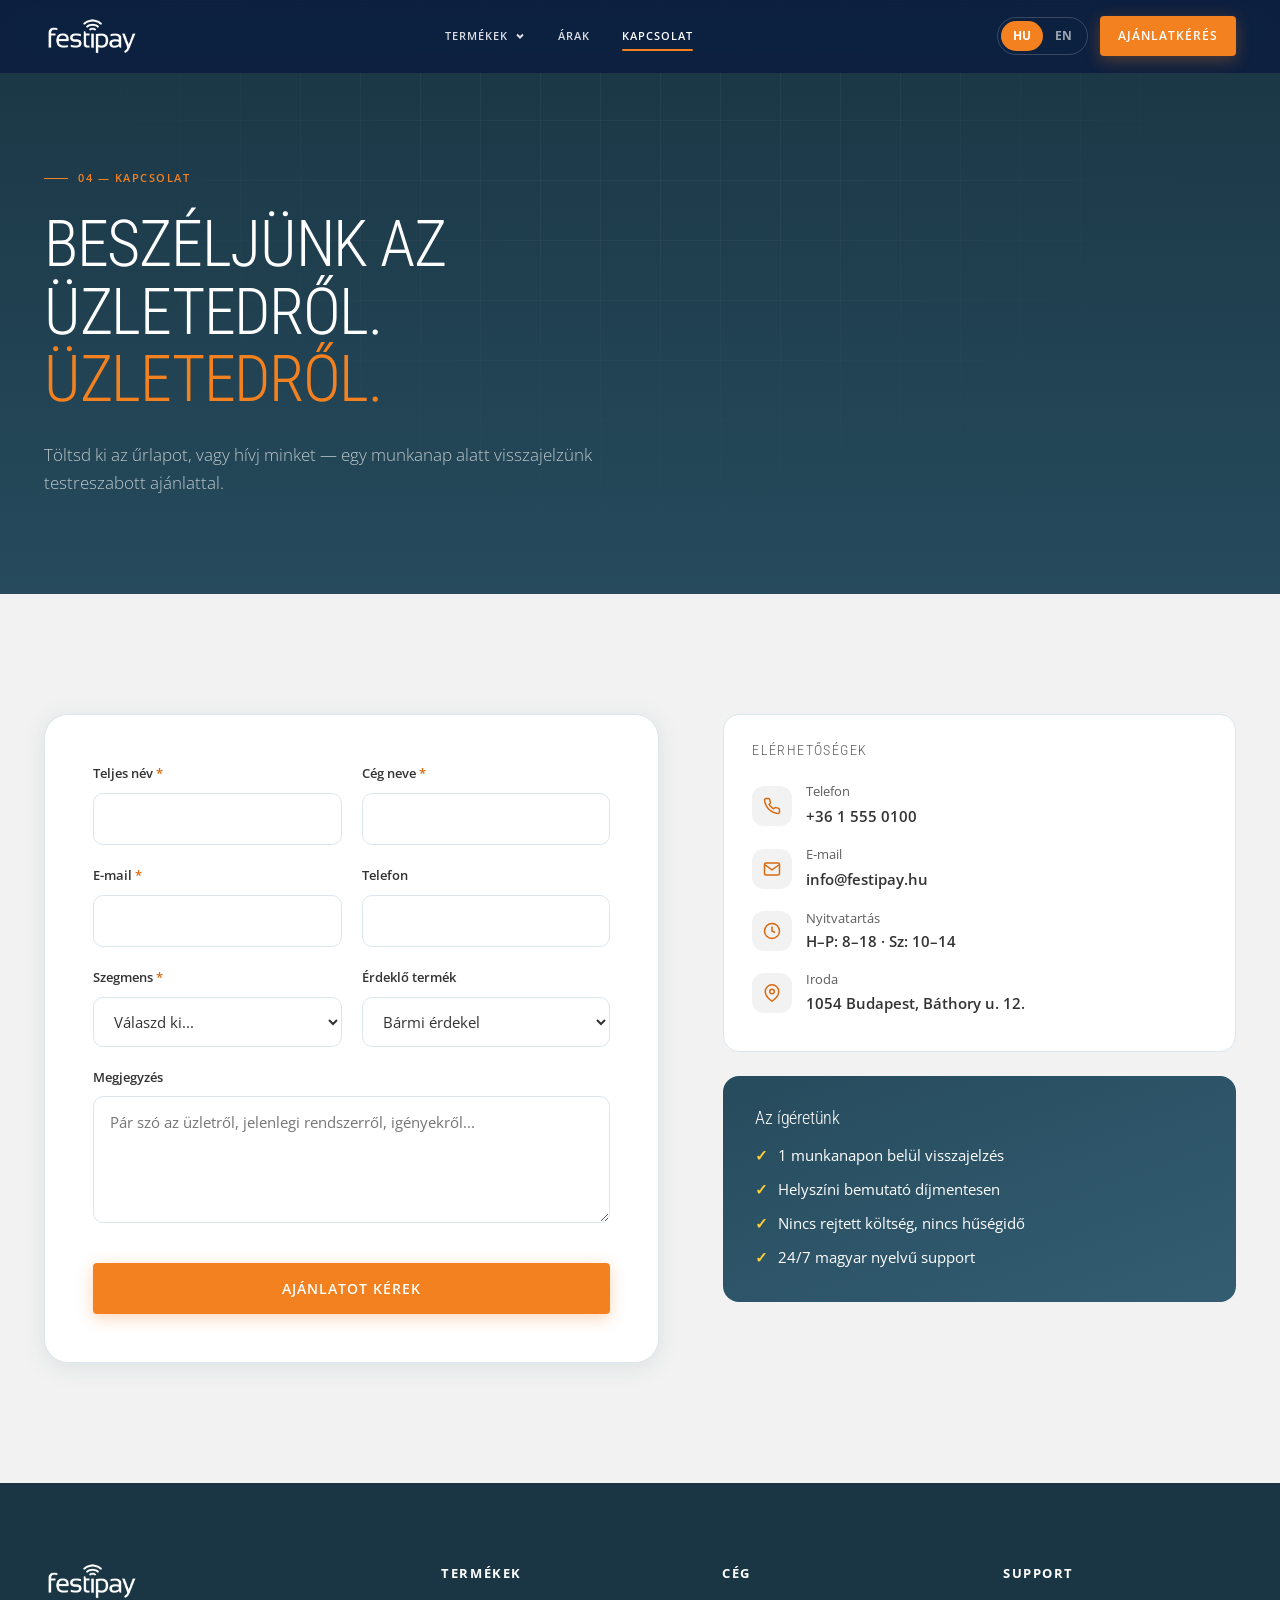
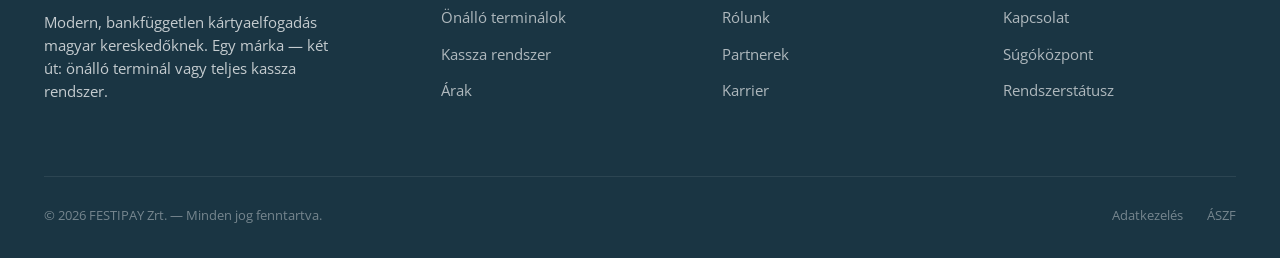
<file: kapcsolat.html>
<!DOCTYPE html>
<html lang="hu">
<head>
  <meta charset="UTF-8">
  <meta name="viewport" content="width=device-width, initial-scale=1">
  <title>Kapcsolat — FESTISALE | Ajánlatkérés &amp; bemutató</title>
  <meta name="description" content="Vegye fel a kapcsolatot a FESTISALE csapatával. Ajánlatkérés, helyszíni bemutató, magyar nyelvű support. 1 munkanapon belüli visszajelzés.">
  <link rel="icon" type="image/png" href="images/favicon.png">
  <link rel="preconnect" href="https://fonts.googleapis.com">
  <link rel="preconnect" href="https://fonts.gstatic.com" crossorigin>
  <link href="https://fonts.googleapis.com/css2?family=Roboto+Condensed:wght@300;400;700&family=Open+Sans:wght@300;400;600;700&family=JetBrains+Mono:wght@500;600;700&display=swap" rel="stylesheet">
  <link rel="stylesheet" href="style.css">
</head>
<body>

  <nav class="nav">
    <div class="nav-inner">
      <a href="index.html" class="nav-logo"><img src="images/festipay-logo-white.png" alt="Festipay" class="nav-logo-img"></a>
      <div class="nav-links">
        <div class="nav-dropdown">
          <button class="nav-link"><span data-i18n="nav.products">Termékek</span>
            <svg class="nav-dropdown-chev" viewBox="0 0 12 12" fill="none" stroke="currentColor" stroke-width="2"><path d="M3 4.5l3 3 3-3"/></svg>
          </button>
          <div class="nav-dropdown-menu">
            <a href="terminalok.html" class="nav-dropdown-item"><strong data-i18n="nav.standalone">Önálló terminálok</strong><span data-i18n="nav.standalone_sub">NewLand S30 · N750 · N950S</span></a>
            <a href="kassza.html" class="nav-dropdown-item"><strong data-i18n="nav.kassza">Kassza rendszer</strong><span data-i18n="nav.kassza_sub">Festisale + X800 · S90</span></a>
          </div>
        </div>
        <a href="arak.html" class="nav-link" data-i18n="nav.pricing">Árak</a>
        <a href="kapcsolat.html" class="nav-link active" data-i18n="nav.contact">Kapcsolat</a>
      </div>
      <div class="nav-cta-group">
        <div class="lang-toggle">
          <button class="lang-btn active" data-lang="hu">HU</button>
          <button class="lang-btn" data-lang="en">EN</button>
        </div>
        <a href="kapcsolat.html" class="btn btn-primary btn-sm" data-i18n="nav.cta">Ajánlatkérés</a>
        <button class="nav-burger" aria-label="Open menu"><svg viewBox="0 0 24 24" fill="none" stroke="currentColor" stroke-width="2"><path d="M3 6h18M3 12h18M3 18h18"/></svg></button>
      </div>
    </div>
  </nav>
  <div class="nav-mobile">
    <a href="terminalok.html" data-i18n="nav.standalone">Önálló terminálok</a>
    <a href="kassza.html" data-i18n="nav.kassza">Kassza rendszer</a>
    <a href="arak.html" data-i18n="nav.pricing">Árak</a>
    <a href="kapcsolat.html" data-i18n="nav.contact">Kapcsolat</a>
  </div>

  <!-- PAGE HERO -->
  <section class="page-hero">
    <div class="container">
      <div class="eyebrow reveal in"><span data-i18n="contact.eyebrow">04 — Kapcsolat</span></div>
      <h1 class="h-display reveal in">
        <span data-i18n="contact.h1_a">Beszéljünk az</span>
        <span class="accent">üzletedről.</span>
      </h1>
      <p class="lead reveal in" style="margin-top: 28px" data-i18n="contact.lead">Töltsd ki az űrlapot, vagy hívj minket — egy munkanap alatt visszajelzünk testreszabott ajánlattal.</p>
    </div>
  </section>

  <!-- ============ CONTACT GRID ============ -->
  <section class="section-pad bg-light">
    <div class="container">
      <div class="contact-grid">
        <!-- FORM -->
        <div class="reveal">
          <form class="form" id="contact-form" novalidate>
            <div class="form-row two">
              <div class="form-field">
                <label for="f-name"><span data-i18n="form.name">Teljes név</span> <span class="req">*</span></label>
                <input type="text" id="f-name" name="name" required>
              </div>
              <div class="form-field">
                <label for="f-company"><span data-i18n="form.company">Cég neve</span> <span class="req">*</span></label>
                <input type="text" id="f-company" name="company" required>
              </div>
            </div>

            <div class="form-row two">
              <div class="form-field">
                <label for="f-email"><span data-i18n="form.email">E-mail</span> <span class="req">*</span></label>
                <input type="email" id="f-email" name="email" required>
              </div>
              <div class="form-field">
                <label for="f-phone" data-i18n="form.phone">Telefon</label>
                <input type="tel" id="f-phone" name="phone">
              </div>
            </div>

            <div class="form-row two">
              <div class="form-field">
                <label for="f-seg"><span data-i18n="form.segment">Szegmens</span> <span class="req">*</span></label>
                <select id="f-seg" name="segment" required>
                  <option value="" data-i18n="form.segment_ph">Válaszd ki...</option>
                  <option value="retail" data-i18n="seg.retail.t">Kiskereskedelem</option>
                  <option value="hospo" data-i18n="seg.hospo.t">Vendéglátás</option>
                  <option value="mobile" data-i18n="seg.mobile.t">Mobil / stand</option>
                  <option value="service" data-i18n="seg.service.t">Szolgáltatás</option>
                </select>
              </div>
              <div class="form-field">
                <label for="f-prod" data-i18n="form.product">Érdeklő termék</label>
                <select id="f-prod" name="product">
                  <option value="any" data-i18n="form.product_ph">Bármi érdekel</option>
                  <option value="standalone" data-i18n="nav.standalone">Önálló terminálok</option>
                  <option value="kassza" data-i18n="nav.kassza">Kassza rendszer</option>
                  <option value="s30">NewLand S30</option>
                  <option value="n750">NewLand N750</option>
                  <option value="n950s">NewLand N950S</option>
                  <option value="x800">NewLand X800</option>
                  <option value="s90">NewLand S90 Dual</option>
                </select>
              </div>
            </div>

            <div class="form-row">
              <div class="form-field">
                <label for="f-msg" data-i18n="form.message">Megjegyzés</label>
                <textarea id="f-msg" name="message" rows="4" data-i18n-placeholder="form.message_ph" placeholder="Pár szó az üzletről, jelenlegi rendszerről, igényekről..."></textarea>
              </div>
            </div>

            <button type="submit" class="btn btn-primary btn-lg" data-i18n="form.submit">Ajánlatot kérek</button>
          </form>

          <div class="form-success" id="form-success" style="background: var(--color-white); border: 1px solid var(--color-border); border-radius: var(--radius-lg); margin-top: 0">
            <div class="form-success-icon">✓</div>
            <h3 class="h3" data-i18n="form.success.t">Köszönjük!</h3>
            <p style="color: var(--color-gray); margin-top: 12px; max-width: 36ch; margin-left: auto; margin-right: auto" data-i18n="form.success.p">Egy munkanap alatt visszajelzünk a megadott e-mail címen.</p>
          </div>
        </div>

        <!-- INFO -->
        <div class="contact-info reveal">
          <div class="contact-info-card">
            <h4 data-i18n="contact.info.t">Elérhetőségek</h4>

            <div class="contact-info-item">
              <div class="ico"><svg width="18" height="18" viewBox="0 0 24 24" fill="none" stroke="currentColor" stroke-width="2"><path d="M22 16.92v3a2 2 0 0 1-2.18 2A19.79 19.79 0 0 1 2.08 4.18 2 2 0 0 1 4.06 2h3a2 2 0 0 1 2 1.72c.13.96.37 1.9.72 2.81a2 2 0 0 1-.45 2.11L8.09 9.91a16 16 0 0 0 6 6l1.27-1.27a2 2 0 0 1 2.11-.45c.91.35 1.85.59 2.81.72A2 2 0 0 1 22 16.92z"/></svg></div>
              <div>
                <div class="lbl" data-i18n="contact.info.phone">Telefon</div>
                <a href="tel:+3615550100" class="val">+36 1 555 0100</a>
              </div>
            </div>

            <div class="contact-info-item">
              <div class="ico"><svg width="18" height="18" viewBox="0 0 24 24" fill="none" stroke="currentColor" stroke-width="2"><path d="M4 4h16c1.1 0 2 .9 2 2v12c0 1.1-.9 2-2 2H4c-1.1 0-2-.9-2-2V6c0-1.1.9-2 2-2z"/><polyline points="22,6 12,13 2,6"/></svg></div>
              <div>
                <div class="lbl" data-i18n="contact.info.email">E-mail</div>
                <a href="mailto:info@festipay.hu" class="val">info@festipay.hu</a>
              </div>
            </div>

            <div class="contact-info-item">
              <div class="ico"><svg width="18" height="18" viewBox="0 0 24 24" fill="none" stroke="currentColor" stroke-width="2"><circle cx="12" cy="12" r="10"/><polyline points="12 6 12 12 16 14"/></svg></div>
              <div>
                <div class="lbl" data-i18n="contact.info.hours">Nyitvatartás</div>
                <div class="val" data-i18n="contact.info.hours_val">H–P: 8–18 · Sz: 10–14</div>
              </div>
            </div>

            <div class="contact-info-item">
              <div class="ico"><svg width="18" height="18" viewBox="0 0 24 24" fill="none" stroke="currentColor" stroke-width="2"><path d="M21 10c0 7-9 13-9 13s-9-6-9-13a9 9 0 0 1 18 0z"/><circle cx="12" cy="10" r="3"/></svg></div>
              <div>
                <div class="lbl" data-i18n="contact.info.address">Iroda</div>
                <div class="val" data-i18n="contact.info.address_val">1054 Budapest, Báthory u. 12.</div>
              </div>
            </div>
          </div>

          <div class="promise">
            <h4 data-i18n="promise.t">Az ígéretünk</h4>
            <ul>
              <li><span data-i18n="promise.p1">1 munkanapon belül visszajelzés</span></li>
              <li><span data-i18n="promise.p2">Helyszíni bemutató díjmentesen</span></li>
              <li><span data-i18n="promise.p3">Nincs rejtett költség, nincs hűségidő</span></li>
              <li><span data-i18n="promise.p4">24/7 magyar nyelvű support</span></li>
            </ul>
          </div>
        </div>
      </div>
    </div>
  </section>

  <footer class="footer">
    <div class="container">
      <div class="footer-grid">
        <div class="footer-brand">
          <div class="nav-logo" style="color:#fff"><img src="images/festipay-logo-white.png" alt="Festipay" class="nav-logo-img"></div>
          <p data-i18n="footer.tagline">Modern, bankfüggetlen kártyaelfogadás magyar kereskedőknek.</p>
        </div>
        <div><h5 data-i18n="footer.products">Termékek</h5><ul>
          <li><a href="terminalok.html" data-i18n="nav.standalone">Önálló terminálok</a></li>
          <li><a href="kassza.html" data-i18n="nav.kassza">Kassza rendszer</a></li>
          <li><a href="arak.html" data-i18n="nav.pricing">Árak</a></li>
        </ul></div>
        <div><h5 data-i18n="footer.company">Cég</h5><ul>
          <li><a href="#" data-i18n="footer.about">Rólunk</a></li>
          <li><a href="#" data-i18n="footer.partners">Partnerek</a></li>
          <li><a href="#" data-i18n="footer.careers">Karrier</a></li>
        </ul></div>
        <div><h5 data-i18n="footer.support">Support</h5><ul>
          <li><a href="kapcsolat.html" data-i18n="nav.contact">Kapcsolat</a></li>
          <li><a href="#" data-i18n="footer.help">Súgóközpont</a></li>
          <li><a href="#" data-i18n="footer.status">Rendszerstátusz</a></li>
        </ul></div>
      </div>
      <div class="footer-bottom">
        <div data-i18n="footer.copy">© 2026 FESTIPAY Zrt. — Minden jog fenntartva.</div>
        <div style="display:flex;gap:24px"><a href="#" data-i18n="footer.privacy">Adatkezelés</a><a href="#" data-i18n="footer.terms">ÁSZF</a></div>
      </div>
    </div>
  </footer>

  <script src="js/lang.js"></script>
  <script src="js/main.js"></script>
</body>
</html>
</file>
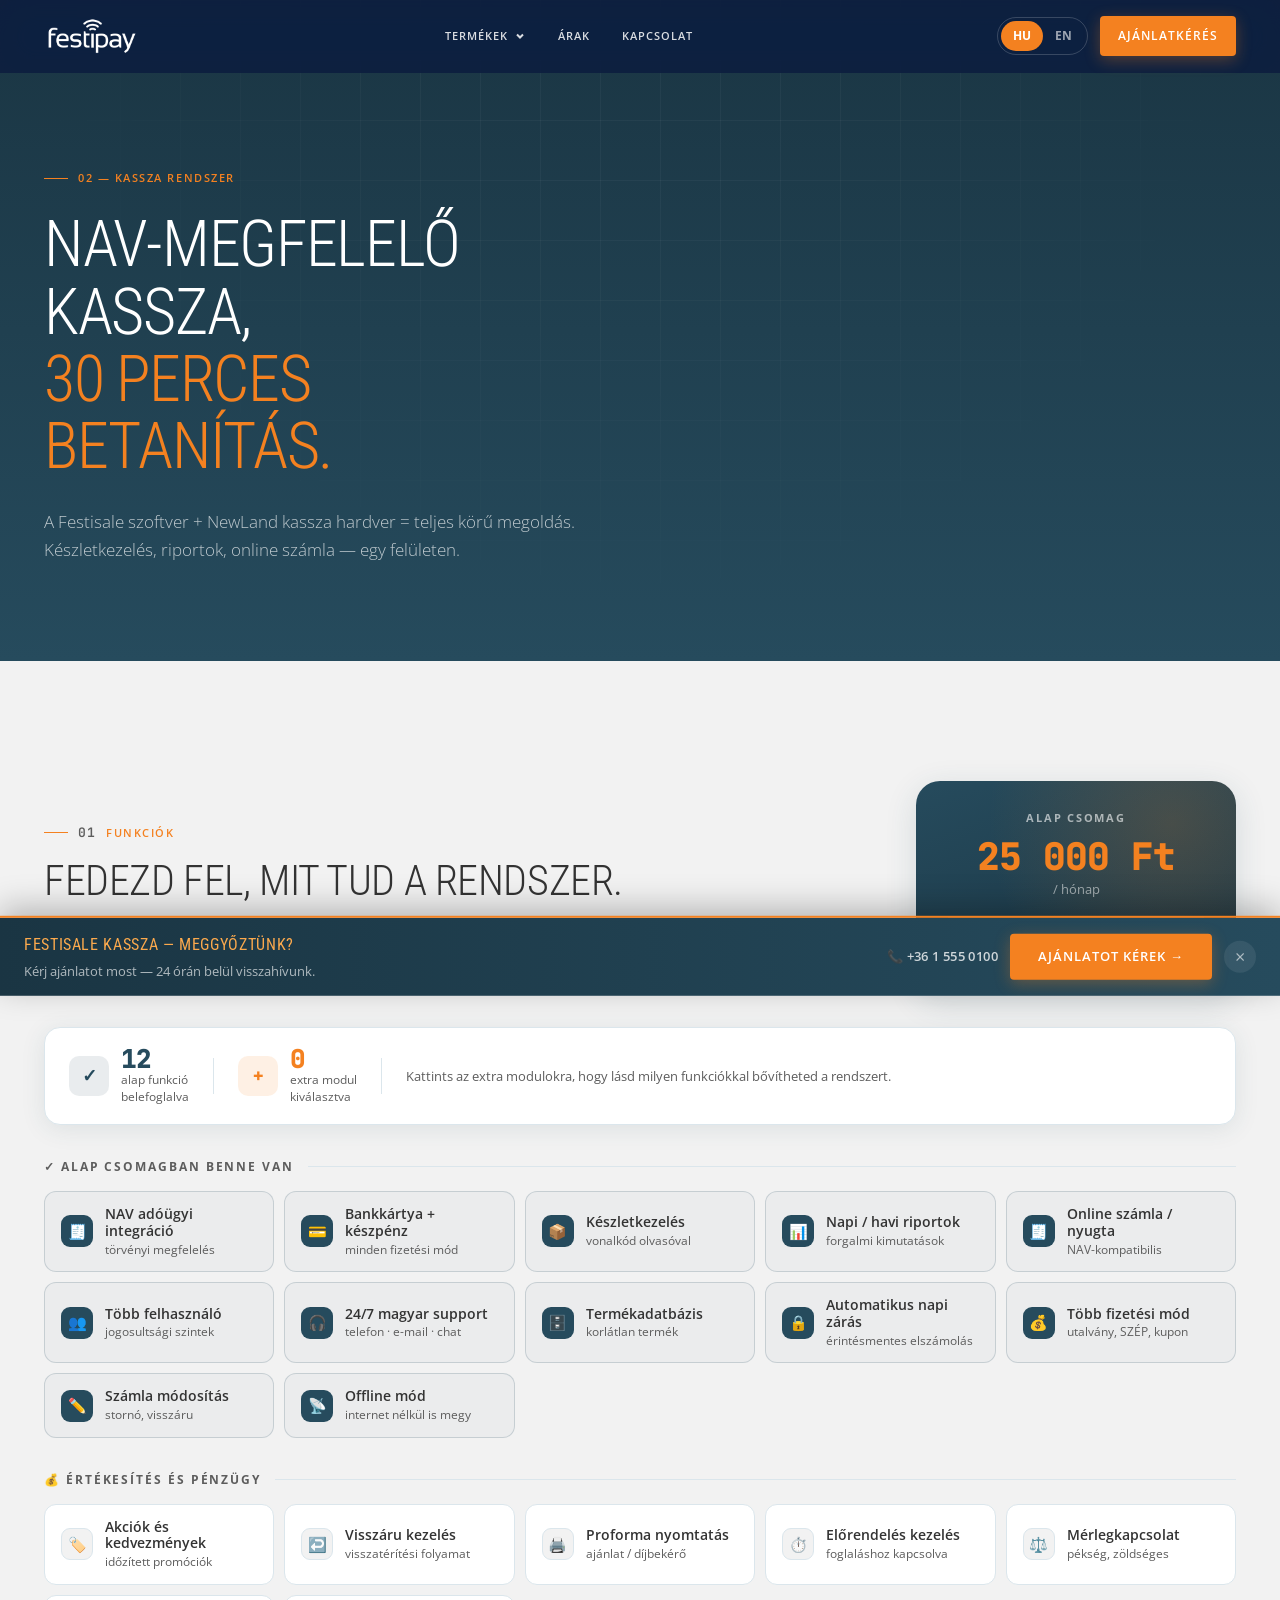
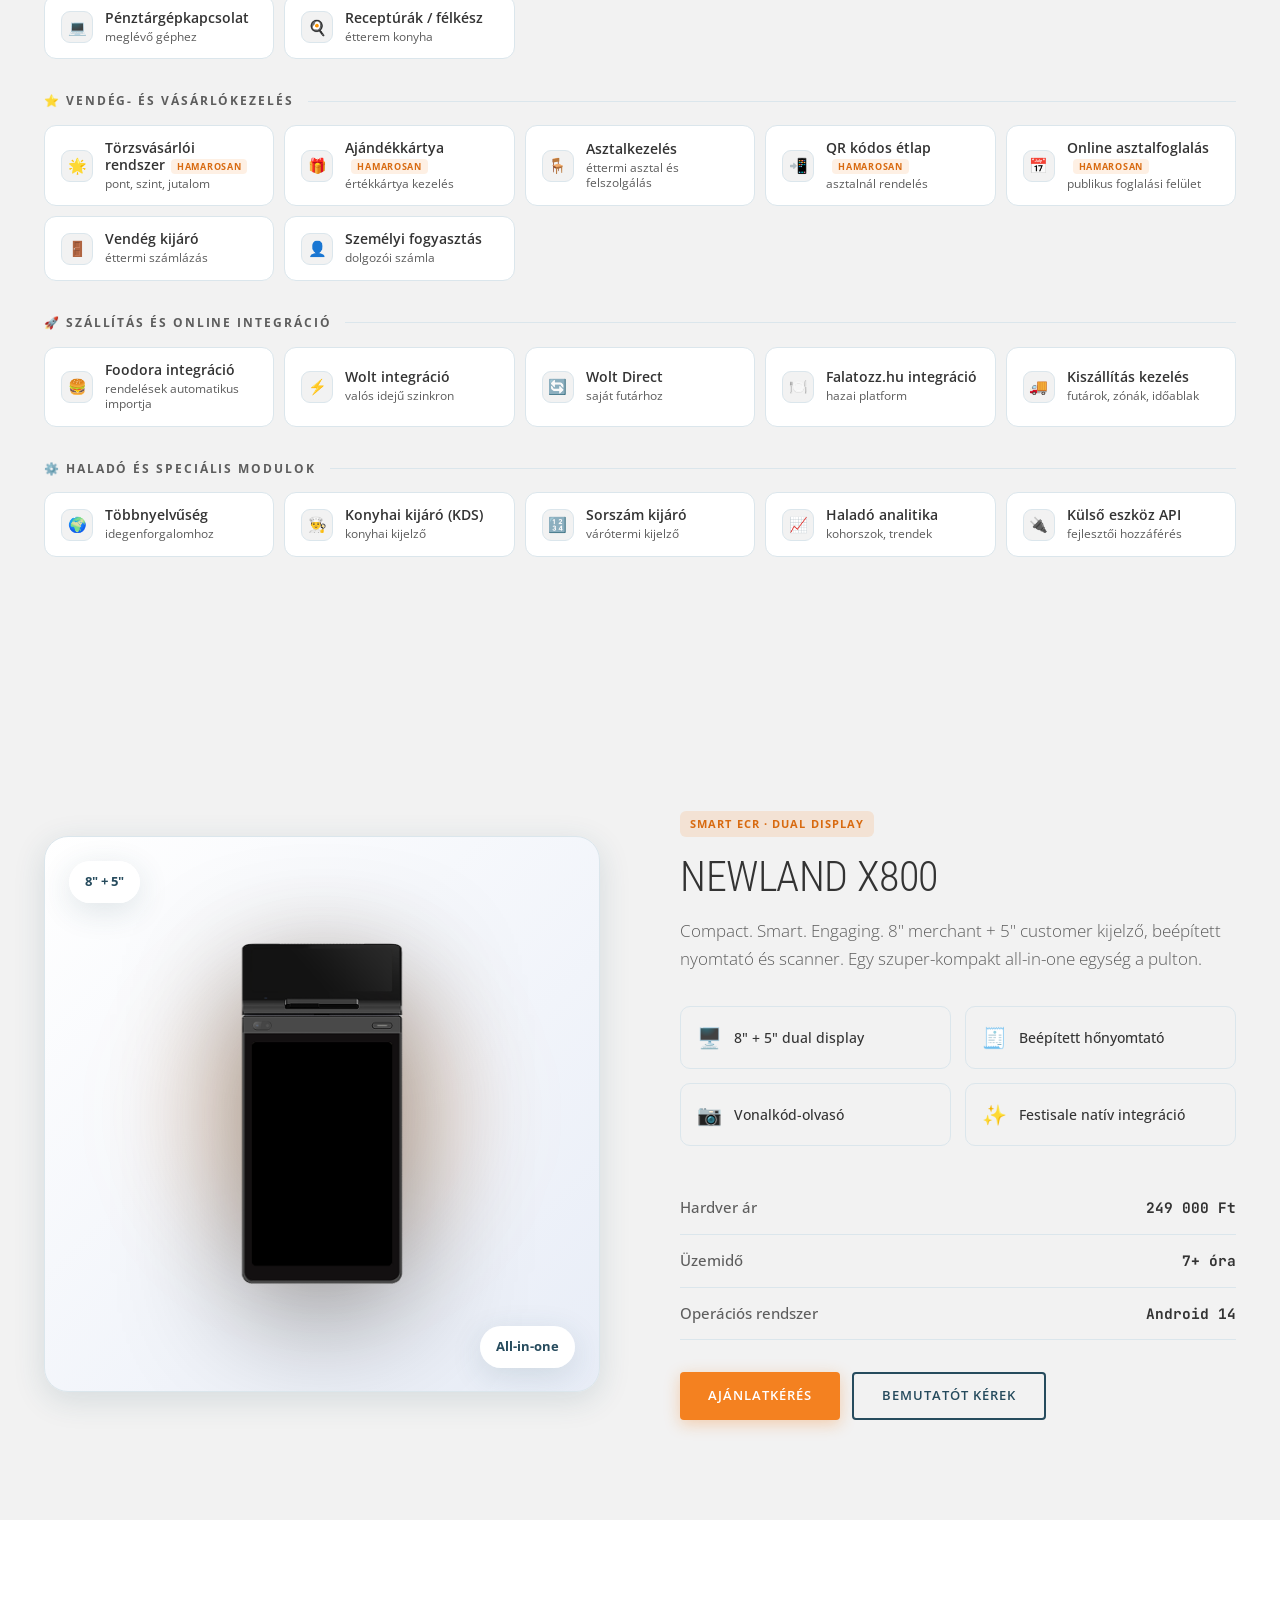
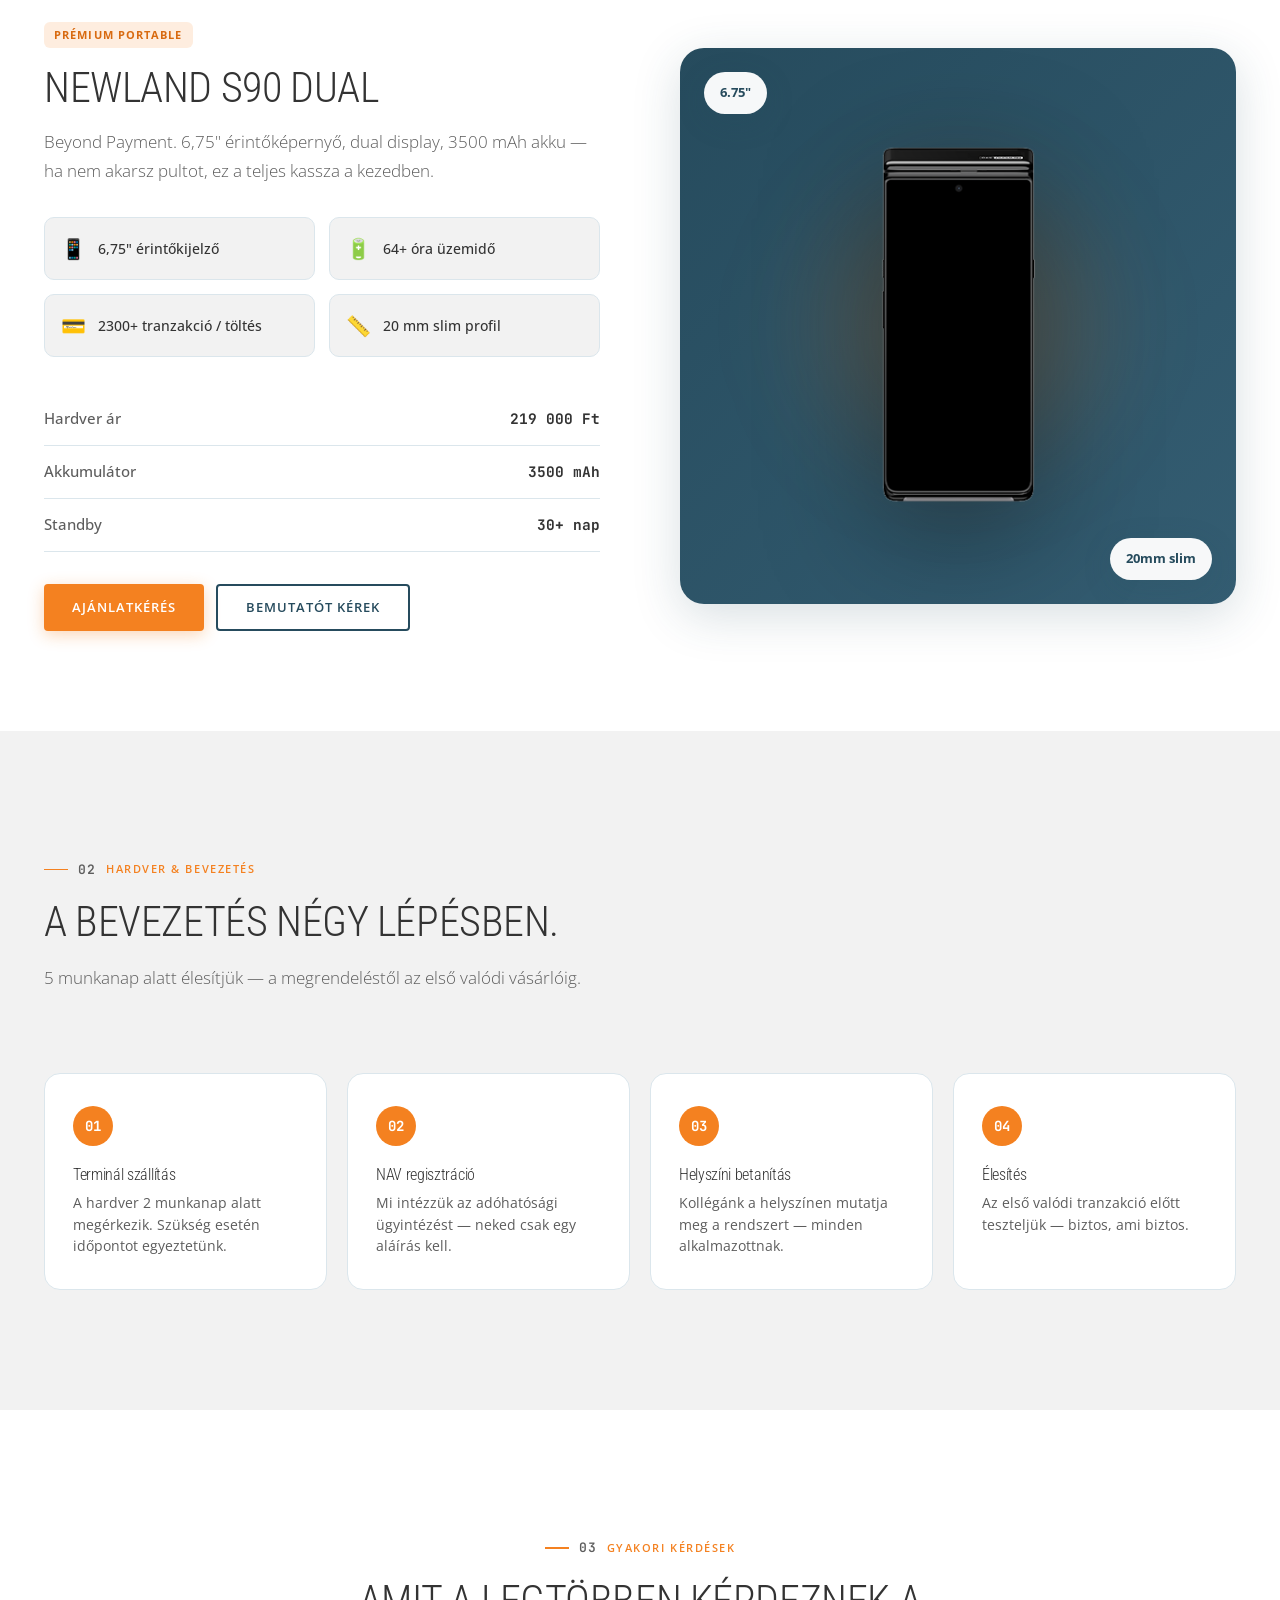
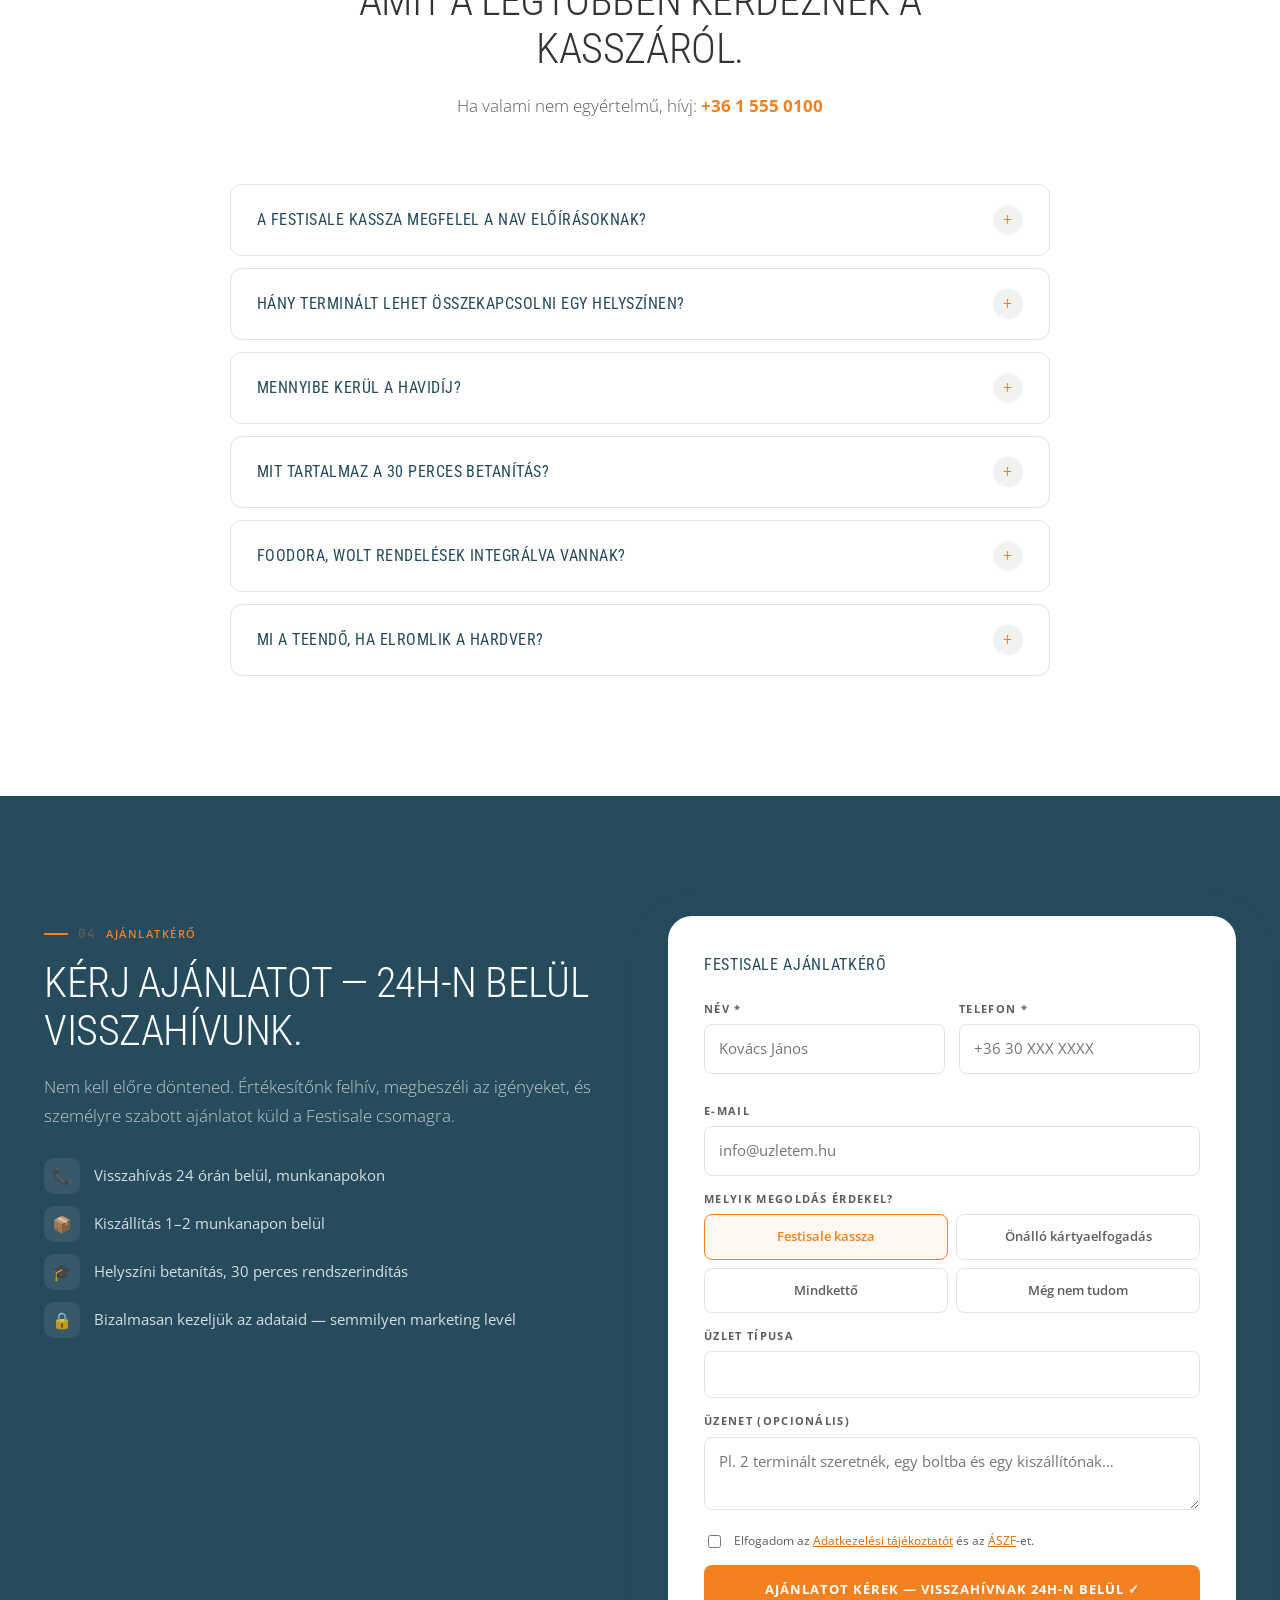
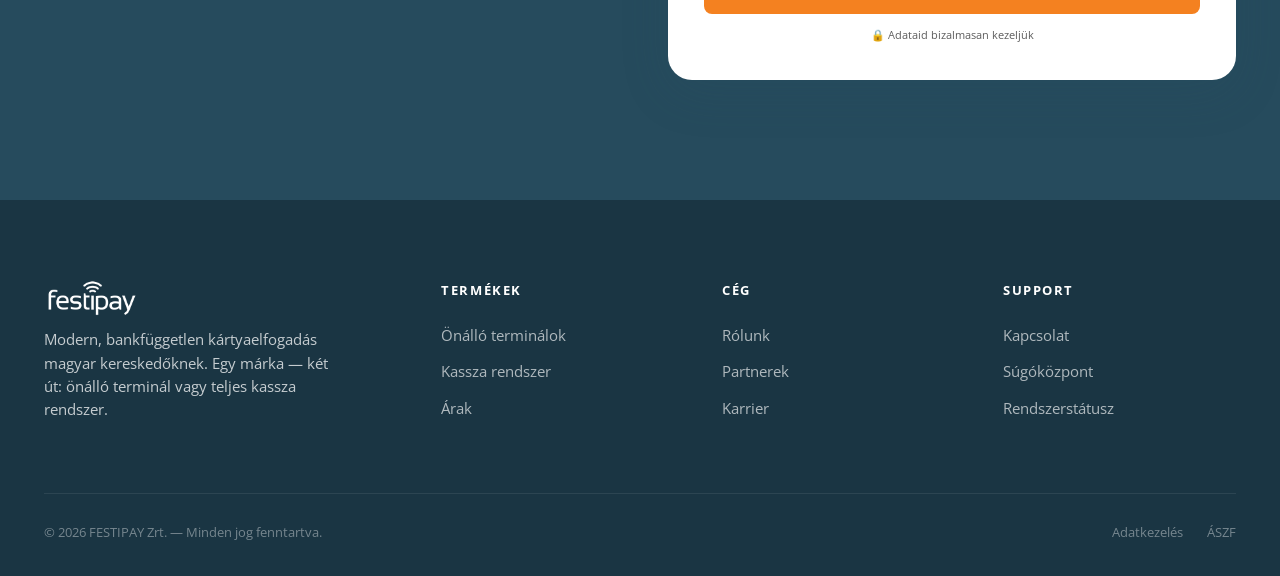
<file: kassza.html>
<!DOCTYPE html>
<html lang="hu">
<head>
  <meta charset="UTF-8">
  <meta name="viewport" content="width=device-width, initial-scale=1">
  <title>Kassza rendszer — FESTISALE | NAV-megfelelő kassza szoftver + NewLand hardver</title>
  <meta name="description" content="Festisale NAV-megfelelő kassza szoftver NewLand X800 és S90 hardverrel. Készletkezelés, riportok, online számlázás. 25 000 Ft/hó + 0,35%.">
  <link rel="icon" type="image/png" href="images/favicon.png">
  <link rel="preconnect" href="https://fonts.googleapis.com">
  <link rel="preconnect" href="https://fonts.gstatic.com" crossorigin>
  <link href="https://fonts.googleapis.com/css2?family=Roboto+Condensed:wght@300;400;700&family=Open+Sans:wght@300;400;600;700&family=JetBrains+Mono:wght@500;600;700&display=swap" rel="stylesheet">
  <link rel="stylesheet" href="style.css">
</head>
<body>

  <nav class="nav">
    <div class="nav-inner">
      <a href="index.html" class="nav-logo"><img src="images/festipay-logo-white.png" alt="Festipay" class="nav-logo-img"></a>
      <div class="nav-links">
        <div class="nav-dropdown">
          <button class="nav-link"><span data-i18n="nav.products">Termékek</span>
            <svg class="nav-dropdown-chev" viewBox="0 0 12 12" fill="none" stroke="currentColor" stroke-width="2"><path d="M3 4.5l3 3 3-3"/></svg>
          </button>
          <div class="nav-dropdown-menu">
            <a href="terminalok.html" class="nav-dropdown-item"><strong data-i18n="nav.standalone">Önálló terminálok</strong><span data-i18n="nav.standalone_sub">NewLand S30 · N750 · N950S</span></a>
            <a href="kassza.html" class="nav-dropdown-item"><strong data-i18n="nav.kassza">Kassza rendszer</strong><span data-i18n="nav.kassza_sub">Festisale + X800 · S90</span></a>
          </div>
        </div>
        <a href="arak.html" class="nav-link" data-i18n="nav.pricing">Árak</a>
        <a href="kapcsolat.html" class="nav-link" data-i18n="nav.contact">Kapcsolat</a>
      </div>
      <div class="nav-cta-group">
        <div class="lang-toggle">
          <button class="lang-btn active" data-lang="hu">HU</button>
          <button class="lang-btn" data-lang="en">EN</button>
        </div>
        <a href="kapcsolat.html" class="btn btn-primary btn-sm" data-i18n="nav.cta">Ajánlatkérés</a>
        <button class="nav-burger" aria-label="Open menu"><svg viewBox="0 0 24 24" fill="none" stroke="currentColor" stroke-width="2"><path d="M3 6h18M3 12h18M3 18h18"/></svg></button>
      </div>
    </div>
  </nav>
  <div class="nav-mobile">
    <a href="terminalok.html" data-i18n="nav.standalone">Önálló terminálok</a>
    <a href="kassza.html" data-i18n="nav.kassza">Kassza rendszer</a>
    <a href="arak.html" data-i18n="nav.pricing">Árak</a>
    <a href="kapcsolat.html" data-i18n="nav.contact">Kapcsolat</a>
  </div>

  <!-- PAGE HERO -->
  <section class="page-hero">
    <div class="container">
      <div class="eyebrow reveal in"><span data-i18n="kassza.eyebrow">02 — Kassza rendszer</span></div>
      <h1 class="h-display reveal in">
        <span data-i18n="kassza.h1_a">NAV-megfelelő kassza,</span><br>
        <span class="accent" data-i18n="kassza.h1_b">30 perces betanítás.</span>
      </h1>
      <p class="lead reveal in" style="margin-top: 28px" data-i18n="kassza.lead">A Festisale szoftver + NewLand kassza hardver = teljes körű megoldás. Készletkezelés, riportok, online számla — egy felületen.</p>
    </div>
  </section>

  <!-- ============ FEATURE EXPLORER ============ -->
  <section class="section-pad bg-light" id="features">
    <div class="container">
      <div class="explorer-head reveal">
        <div>
          <div class="eyebrow"><span class="section-number">01</span> <span>Funkciók</span></div>
          <h2 class="h2" style="margin: 14px 0 16px;">Fedezd fel, mit tud a rendszer.</h2>
          <p class="lead">Az alap csomagban benne van minden, ami a napi működéshez kell. Kattints az extra modulokra, hogy lásd, mivel bővítheted később.</p>
        </div>
        <div class="package-card">
          <div class="pkg-label">Alap csomag</div>
          <div class="pkg-price">25 000 Ft</div>
          <div class="pkg-unit">/ hónap</div>
          <div class="pkg-note">+ hardver egyszeri<br>+ 0,35% forgalmi jutalék</div>
        </div>
      </div>

      <!-- Counter row -->
      <div class="counter-row reveal">
        <div class="counter-cell">
          <div class="counter-icon inc">✓</div>
          <div>
            <div class="counter-num inc" id="cntBase">12</div>
            <div class="counter-desc">alap funkció<br>belefoglalva</div>
          </div>
        </div>
        <div class="counter-sep"></div>
        <div class="counter-cell">
          <div class="counter-icon add">+</div>
          <div>
            <div class="counter-num add" id="cntExtra">0</div>
            <div class="counter-desc">extra modul<br>kiválasztva</div>
          </div>
        </div>
        <div class="counter-sep"></div>
        <div class="counter-hint">Kattints az extra modulokra, hogy lásd milyen funkciókkal bővítheted a rendszert.</div>
        <div class="counter-summary" id="counterSummary">12 funkció összesen</div>
      </div>

      <!-- Base features -->
      <div class="feat-category reveal">
        <div class="cat-label">✓ Alap csomagban benne van</div>
        <div class="feat-grid" id="baseGrid"></div>
      </div>

      <!-- Addons dynamically rendered -->
      <div id="addonCategories"></div>

      <!-- IDEA / DESIGN NOTE: For the polished version, addons could expand
           into mini-cards on click with a real screenshot of the feature.
           Currently they toggle on/off and update the counter chip. -->
    </div>
  </section>

  <!-- ============ X800 ============ -->
  <section class="bg-light">
    <div class="container">
      <div class="product-block">
        <div class="product-visual reveal">
          <span class="float-spec top">8" + 5"</span>
          <span class="float-spec bot">All-in-one</span>
          <img src="images/products/x800/hero.png" alt="NewLand X800">
        </div>
        <div class="product-info reveal">
          <span class="tag" data-i18n="kassza.x800.tag">Smart ECR · dual display</span>
          <h2 class="h2" data-i18n="kassza.x800.title">NewLand X800</h2>
          <p class="lead" data-i18n="kassza.x800.sub">Compact. Smart. Engaging. 8" merchant + 5" customer kijelző, beépített nyomtató és scanner.</p>
          <div class="feature-chips">
            <div class="feature-chip"><span class="em">🖥️</span> <span data-i18n="kassza.x800.f1">8" + 5" dual display</span></div>
            <div class="feature-chip"><span class="em">🧾</span> <span data-i18n="kassza.x800.f2">Beépített hőnyomtató</span></div>
            <div class="feature-chip"><span class="em">📷</span> <span data-i18n="kassza.x800.f3">Vonalkód-olvasó</span></div>
            <div class="feature-chip"><span class="em">✨</span> <span data-i18n="kassza.x800.f4">Festisale natív integráció</span></div>
          </div>
          <table class="spec-table">
            <tr><td data-i18n="term.spec.hw">Hardver ár</td><td>249 000 Ft</td></tr>
            <tr><td>Üzemidő</td><td>7+ óra</td></tr>
            <tr><td>Operációs rendszer</td><td>Android 14</td></tr>
          </table>
          <div class="product-cta">
            <a href="kapcsolat.html" class="btn btn-primary" data-i18n="cta.quote">Ajánlatkérés</a>
            <a href="kapcsolat.html" class="btn btn-outline" data-i18n="cta.demo">Bemutatót kérek</a>
          </div>
        </div>
      </div>
    </div>
  </section>

  <!-- ============ S90 DUAL ============ -->
  <section class="bg-white">
    <div class="container">
      <div class="product-block reverse">
        <div class="product-visual reveal">
          <span class="float-spec top">6.75"</span>
          <span class="float-spec bot">20mm slim</span>
          <img src="images/products/s90/hero.png" alt="NewLand S90 Dual">
        </div>
        <div class="product-info reveal">
          <span class="tag" data-i18n="kassza.s90.tag">Prémium portable</span>
          <h2 class="h2" data-i18n="kassza.s90.title">NewLand S90 Dual</h2>
          <p class="lead" data-i18n="kassza.s90.sub">Beyond Payment. 6,75" érintőképernyő, dual display, 3500 mAh akku — a teljes kassza a kezedben.</p>
          <div class="feature-chips">
            <div class="feature-chip"><span class="em">📱</span> <span data-i18n="kassza.s90.f1">6,75" érintőkijelző</span></div>
            <div class="feature-chip"><span class="em">🔋</span> <span data-i18n="kassza.s90.f2">64+ óra üzemidő</span></div>
            <div class="feature-chip"><span class="em">💳</span> <span data-i18n="kassza.s90.f3">2300+ tranzakció / töltés</span></div>
            <div class="feature-chip"><span class="em">📏</span> <span data-i18n="kassza.s90.f4">20 mm slim profil</span></div>
          </div>
          <table class="spec-table">
            <tr><td data-i18n="term.spec.hw">Hardver ár</td><td>219 000 Ft</td></tr>
            <tr><td>Akkumulátor</td><td>3500 mAh</td></tr>
            <tr><td>Standby</td><td>30+ nap</td></tr>
          </table>
          <div class="product-cta">
            <a href="kapcsolat.html" class="btn btn-primary" data-i18n="cta.quote">Ajánlatkérés</a>
            <a href="kapcsolat.html" class="btn btn-outline" data-i18n="cta.demo">Bemutatót kérek</a>
          </div>
        </div>
      </div>
    </div>
  </section>

  <!-- ============ ONBOARDING STEPS ============ -->
  <section class="section-pad bg-light">
    <div class="container">
      <div class="sec-head reveal">
        <div class="sec-head-left">
          <div class="eyebrow"><span class="section-number">02</span> <span>Hardver &amp; Bevezetés</span></div>
          <h2 class="h2" data-i18n="kassza.steps.title">A bevezetés négy lépésben.</h2>
          <p class="lead" data-i18n="kassza.steps.lead">5 munkanap alatt élesítjük — a megrendeléstől az első valódi vásárlóig.</p>
        </div>
      </div>

      <div class="steps reveal-stagger">
        <div class="step-card">
          <div class="step-num">01</div>
          <h4 data-i18n="kassza.steps.s1.t">Terminál szállítás</h4>
          <p data-i18n="kassza.steps.s1.p">A hardver 2 munkanap alatt megérkezik.</p>
        </div>
        <div class="step-card">
          <div class="step-num">02</div>
          <h4 data-i18n="kassza.steps.s2.t">NAV regisztráció</h4>
          <p data-i18n="kassza.steps.s2.p">Mi intézzük az ügyintézést — neked csak egy aláírás kell.</p>
        </div>
        <div class="step-card">
          <div class="step-num">03</div>
          <h4 data-i18n="kassza.steps.s3.t">Helyszíni betanítás</h4>
          <p data-i18n="kassza.steps.s3.p">Kollégánk a helyszínen mutatja meg a rendszert.</p>
        </div>
        <div class="step-card">
          <div class="step-num">04</div>
          <h4 data-i18n="kassza.steps.s4.t">Élesítés</h4>
          <p data-i18n="kassza.steps.s4.p">Az első valódi tranzakció előtt teszteljük.</p>
        </div>
      </div>
    </div>
  </section>

  <!-- ============ FAQ ============ -->
  <section class="section-pad bg-white">
    <div class="container">
      <div class="sec-head reveal" style="justify-content:center; text-align:center;">
        <div class="sec-head-left" style="margin: 0 auto;">
          <div class="eyebrow" style="justify-content:center"><span class="section-number">03</span> <span>Gyakori kérdések</span></div>
          <h2 class="h2">Amit a legtöbben kérdeznek a kasszáról.</h2>
          <p class="lead" style="margin: 0 auto;">Ha valami nem egyértelmű, hívj: <strong style="color:var(--color-orange)">+36 1 555 0100</strong></p>
        </div>
      </div>

      <div class="faq-wrap reveal-stagger" id="faqList">
        <div class="faq-item">
          <div class="faq-q" tabindex="0">A Festisale kassza megfelel a NAV előírásoknak?<span class="faq-arrow">+</span></div>
          <div class="faq-a"><p>Igen. A rendszer teljes NAV adóügyi nyomtató integrációval rendelkezik, online számlát és blokkot is nyomtat, törvényi megfelelés garantált.</p></div>
        </div>
        <div class="faq-item">
          <div class="faq-q" tabindex="0">Hány terminált lehet összekapcsolni egy helyszínen?<span class="faq-arrow">+</span></div>
          <div class="faq-a"><p>Korlátlan. Az X800 asztali és S90 mobil terminálok is kapcsolódhatnak ugyanahhoz a Festisale rendszerhez — pultonként külön terminállal, közös készlettel és riportokkal.</p></div>
        </div>
        <div class="faq-item">
          <div class="faq-q" tabindex="0">Mennyibe kerül a havidíj?<span class="faq-arrow">+</span></div>
          <div class="faq-a"><p>25 000 Ft/hó a Festisale szoftver díja, plusz 0,35% elfogadói jutalék a kártyás forgalom után. Nincs setup költség, nincs hűségidő.</p></div>
        </div>
        <div class="faq-item">
          <div class="faq-q" tabindex="0">Mit tartalmaz a 30 perces betanítás?<span class="faq-arrow">+</span></div>
          <div class="faq-a"><p>Helyszíni oktatás a Festisale használatáról: termékek felvitele, napi nyitás/zárás, blokk és számla nyomtatás, jelentések olvasása. Magyar nyelvű videós segédanyagok későbbi átismétléshez.</p></div>
        </div>
        <div class="faq-item">
          <div class="faq-q" tabindex="0">Foodora, Wolt rendelések integrálva vannak?<span class="faq-arrow">+</span></div>
          <div class="faq-a"><p>Igen — Foodora, Wolt, Wolt Direct és Falatozz.hu rendelések automatikus importtal, valós idejű szinkronnal. Külön kiegészítő modulként kapcsolható be.</p></div>
        </div>
        <div class="faq-item">
          <div class="faq-q" tabindex="0">Mi a teendő, ha elromlik a hardver?<span class="faq-arrow">+</span></div>
          <div class="faq-a"><p>Magyar nyelvű ügyfélszolgálat, 24/7 elérhető. Csereterminál program: 1 munkanapon belül helyettesítő terminált küldünk, hogy a forgalom ne álljon meg.</p></div>
        </div>
      </div>
    </div>
  </section>

  <!-- ============ IN-PAGE QUICK ORDER FORM ============ -->
  <section class="bg-navy section-pad" id="order">
    <div class="container">
      <div class="quick-order">
        <div class="quick-order-info reveal">
          <div class="eyebrow"><span class="section-number">04</span> <span>Ajánlatkérő</span></div>
          <h2 class="h2" style="margin: 14px 0 18px;">Kérj ajánlatot — 24h-n belül visszahívunk.</h2>
          <p class="lead">Nem kell előre döntened. Értékesítőnk felhív, megbeszéli az igényeket, és személyre szabott ajánlatot küld a Festisale csomagra.</p>
          <ul class="qo-promise-list">
            <li><div class="qo-ico">📞</div> Visszahívás 24 órán belül, munkanapokon</li>
            <li><div class="qo-ico">📦</div> Kiszállítás 1–2 munkanapon belül</li>
            <li><div class="qo-ico">🎓</div> Helyszíni betanítás, 30 perces rendszerindítás</li>
            <li><div class="qo-ico">🔒</div> Bizalmasan kezeljük az adataid — semmilyen marketing levél</li>
          </ul>
        </div>

        <form class="quick-form reveal" id="quickOrderForm" novalidate>
          <div class="quick-form-title">Festisale ajánlatkérő</div>

          <div class="qf-row">
            <div class="qf-field">
              <label for="qfName">Név *</label>
              <input type="text" id="qfName" placeholder="Kovács János" required>
            </div>
            <div class="qf-field">
              <label for="qfPhone">Telefon *</label>
              <input type="tel" id="qfPhone" placeholder="+36 30 XXX XXXX" required>
            </div>
          </div>

          <div class="qf-field">
            <label for="qfEmail">E-mail</label>
            <input type="email" id="qfEmail" placeholder="info@uzletem.hu">
          </div>

          <div class="qf-field">
            <label>Melyik megoldás érdekel?</label>
            <div class="qf-pick" id="qfPick">
              <div class="qf-pick-opt sel" data-val="kassza">Festisale kassza</div>
              <div class="qf-pick-opt" data-val="standalone">Önálló kártyaelfogadás</div>
              <div class="qf-pick-opt" data-val="both">Mindkettő</div>
              <div class="qf-pick-opt" data-val="unsure">Még nem tudom</div>
            </div>
          </div>

          <div class="qf-field">
            <label for="qfType">Üzlet típusa</label>
            <select id="qfType">
              <option value="">Válassz…</option>
              <option>Étterem / kocsma / kávézó</option>
              <option>Kiskereskedés / bolt</option>
              <option>Pékség / cukrászda</option>
              <option>Pláza / stand</option>
              <option>Szálláshely</option>
              <option>Catering / rendezvény</option>
              <option>Egyéb szolgáltatás</option>
            </select>
          </div>

          <div class="qf-field">
            <label for="qfMsg">Üzenet (opcionális)</label>
            <textarea id="qfMsg" rows="2" placeholder="Pl. 2 terminált szeretnék, egy boltba és egy kiszállítónak…"></textarea>
          </div>

          <label class="qf-consent">
            <input type="checkbox" id="qfConsent">
            <span>Elfogadom az <a href="#">Adatkezelési tájékoztatót</a> és az <a href="#">ÁSZF</a>-et.</span>
          </label>

          <button type="submit" class="qf-submit">Ajánlatot kérek — visszahívnak 24h-n belül ✓</button>
          <div class="qf-foot">🔒 Adataid bizalmasan kezeljük</div>
        </form>
      </div>
    </div>
  </section>

  <!-- SUCCESS OVERLAY -->
  <div class="success-overlay" id="successOverlay" role="dialog" aria-modal="true" aria-labelledby="successTitle">
    <div class="success-card">
      <div class="success-icon">✓</div>
      <h2 id="successTitle">Megkaptuk az igénylésed!</h2>
      <p>Értékesítőnk <strong>24 órán belül</strong> felhív, hogy egyeztessen a részletekről és a szállítási dátumról.</p>
      <p style="font-size:13px; color:var(--color-gray-soft); margin-bottom: 0;">Addig is, ha sürgős: <strong style="color:var(--color-navy);">+36 1 555 0100</strong></p>
      <button class="success-close" onclick="document.getElementById('successOverlay').classList.remove('show')">Rendben, várom a hívást</button>
    </div>
  </div>

  <footer class="footer">
    <div class="container">
      <div class="footer-grid">
        <div class="footer-brand">
          <div class="nav-logo" style="color:#fff"><img src="images/festipay-logo-white.png" alt="Festipay" class="nav-logo-img"></div>
          <p data-i18n="footer.tagline">Modern, bankfüggetlen kártyaelfogadás magyar kereskedőknek.</p>
        </div>
        <div><h5 data-i18n="footer.products">Termékek</h5><ul>
          <li><a href="terminalok.html" data-i18n="nav.standalone">Önálló terminálok</a></li>
          <li><a href="kassza.html" data-i18n="nav.kassza">Kassza rendszer</a></li>
          <li><a href="arak.html" data-i18n="nav.pricing">Árak</a></li>
        </ul></div>
        <div><h5 data-i18n="footer.company">Cég</h5><ul>
          <li><a href="#" data-i18n="footer.about">Rólunk</a></li>
          <li><a href="#" data-i18n="footer.partners">Partnerek</a></li>
          <li><a href="#" data-i18n="footer.careers">Karrier</a></li>
        </ul></div>
        <div><h5 data-i18n="footer.support">Support</h5><ul>
          <li><a href="kapcsolat.html" data-i18n="nav.contact">Kapcsolat</a></li>
          <li><a href="#" data-i18n="footer.help">Súgóközpont</a></li>
          <li><a href="#" data-i18n="footer.status">Rendszerstátusz</a></li>
        </ul></div>
      </div>
      <div class="footer-bottom">
        <div data-i18n="footer.copy">© 2026 FESTIPAY Zrt. — Minden jog fenntartva.</div>
        <div style="display:flex;gap:24px"><a href="#" data-i18n="footer.privacy">Adatkezelés</a><a href="#" data-i18n="footer.terms">ÁSZF</a></div>
      </div>
    </div>
  </footer>

  <!-- ============ STICKY BOTTOM CTA BAR ============ -->
  <div class="sticky-cta" id="stickyCta" role="region" aria-label="Quick CTA">
    <div class="sticky-cta-inner">
      <div class="sticky-cta-text">
        <strong>Festisale kassza — meggyőztünk?</strong>
        <span>Kérj ajánlatot most — 24 órán belül visszahívunk.</span>
      </div>
      <div class="sticky-cta-actions">
        <a href="tel:+3615550100" class="sticky-cta-phone">📞 +36 1 555 0100</a>
        <a href="#order" class="btn btn-primary">Ajánlatot kérek →</a>
        <button class="sticky-cta-close" aria-label="Bezár" onclick="document.getElementById('stickyCta').classList.remove('visible')">×</button>
      </div>
    </div>
  </div>

  <script src="js/lang.js"></script>
  <script src="js/main.js"></script>
</body>
</html>
</file>
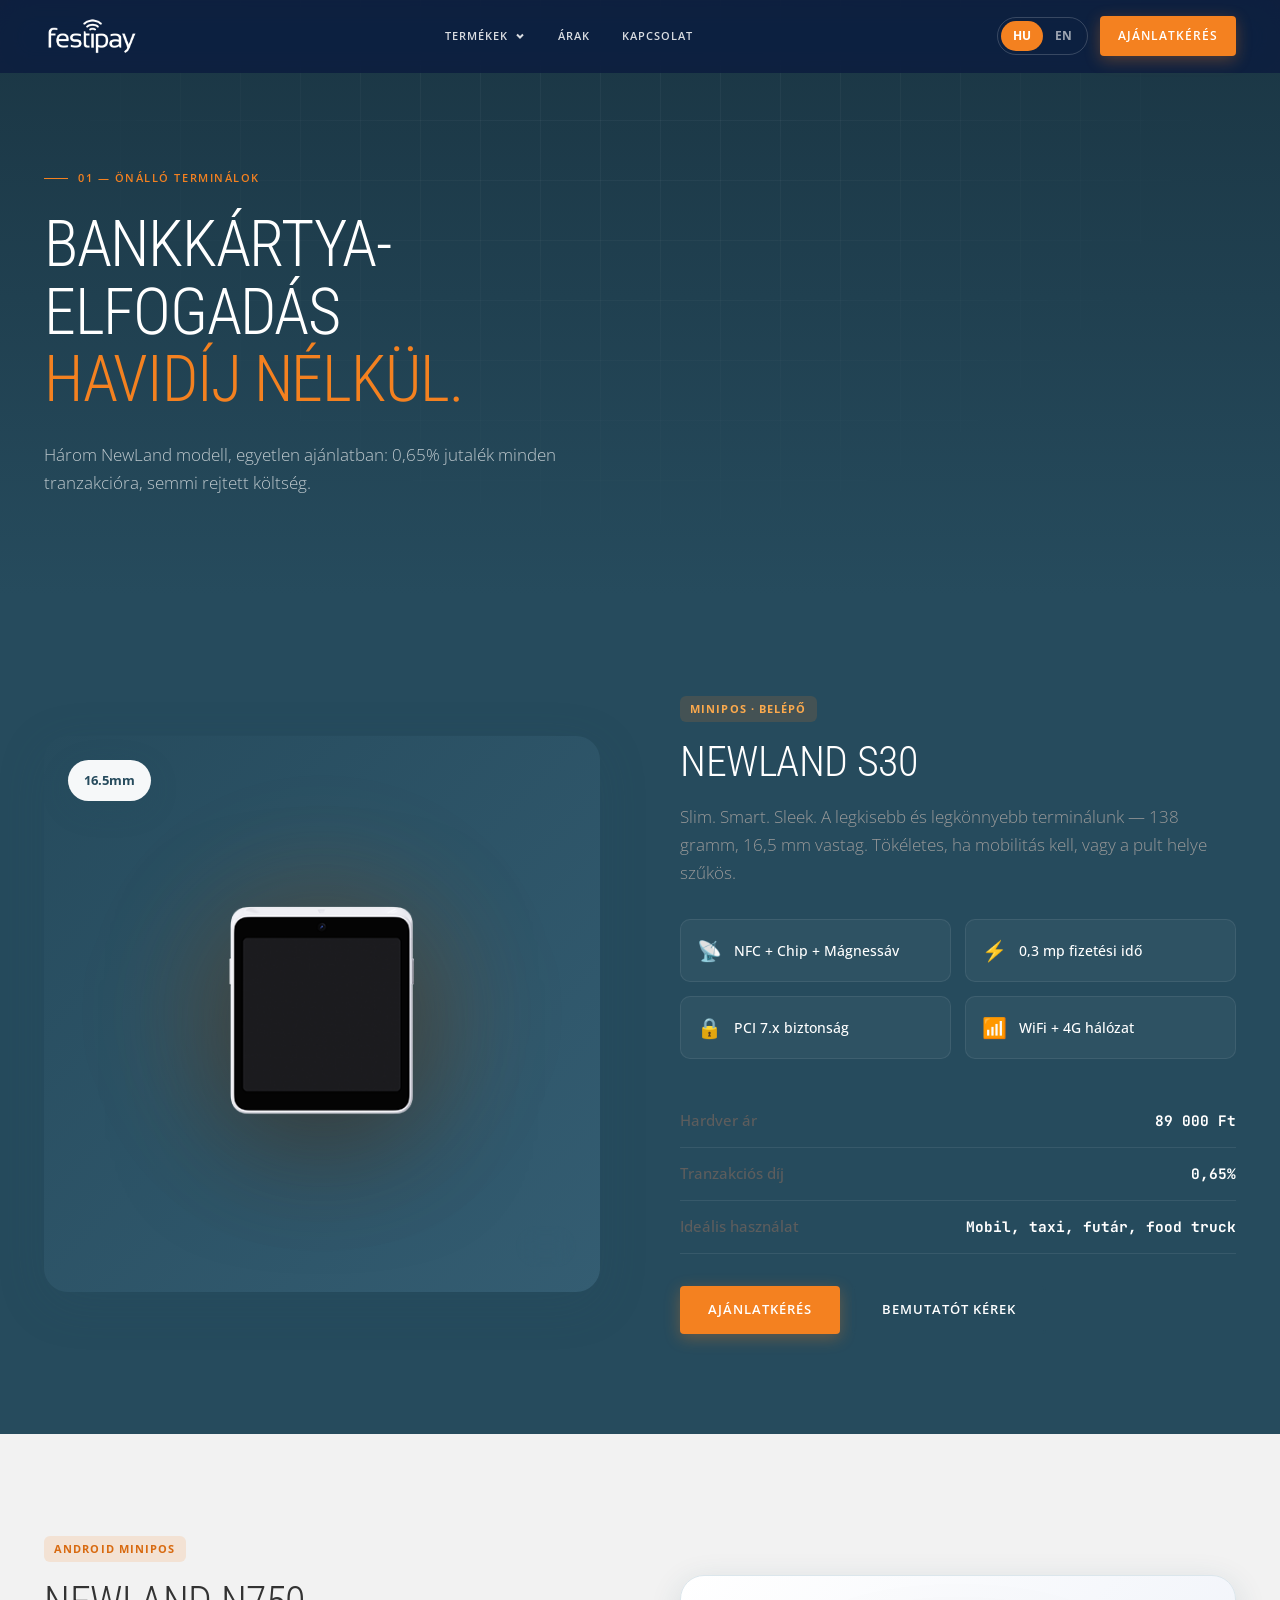
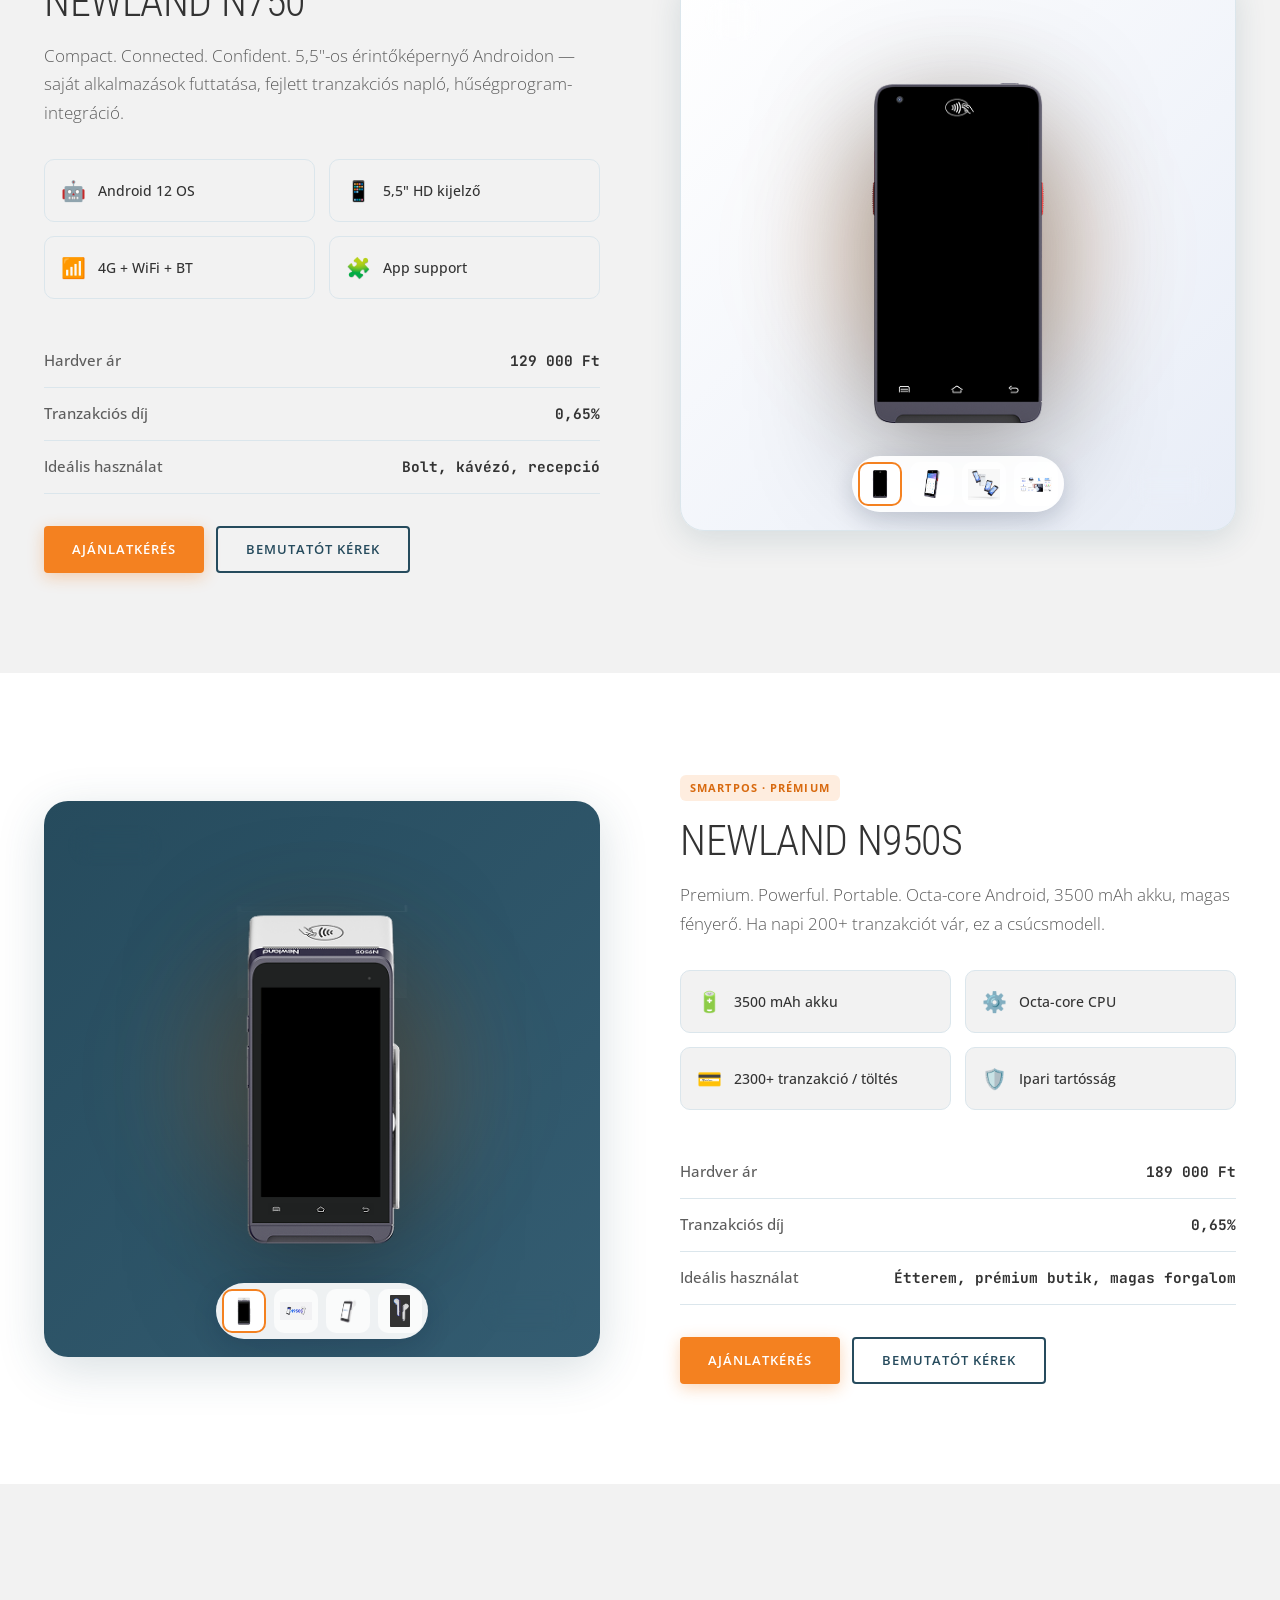
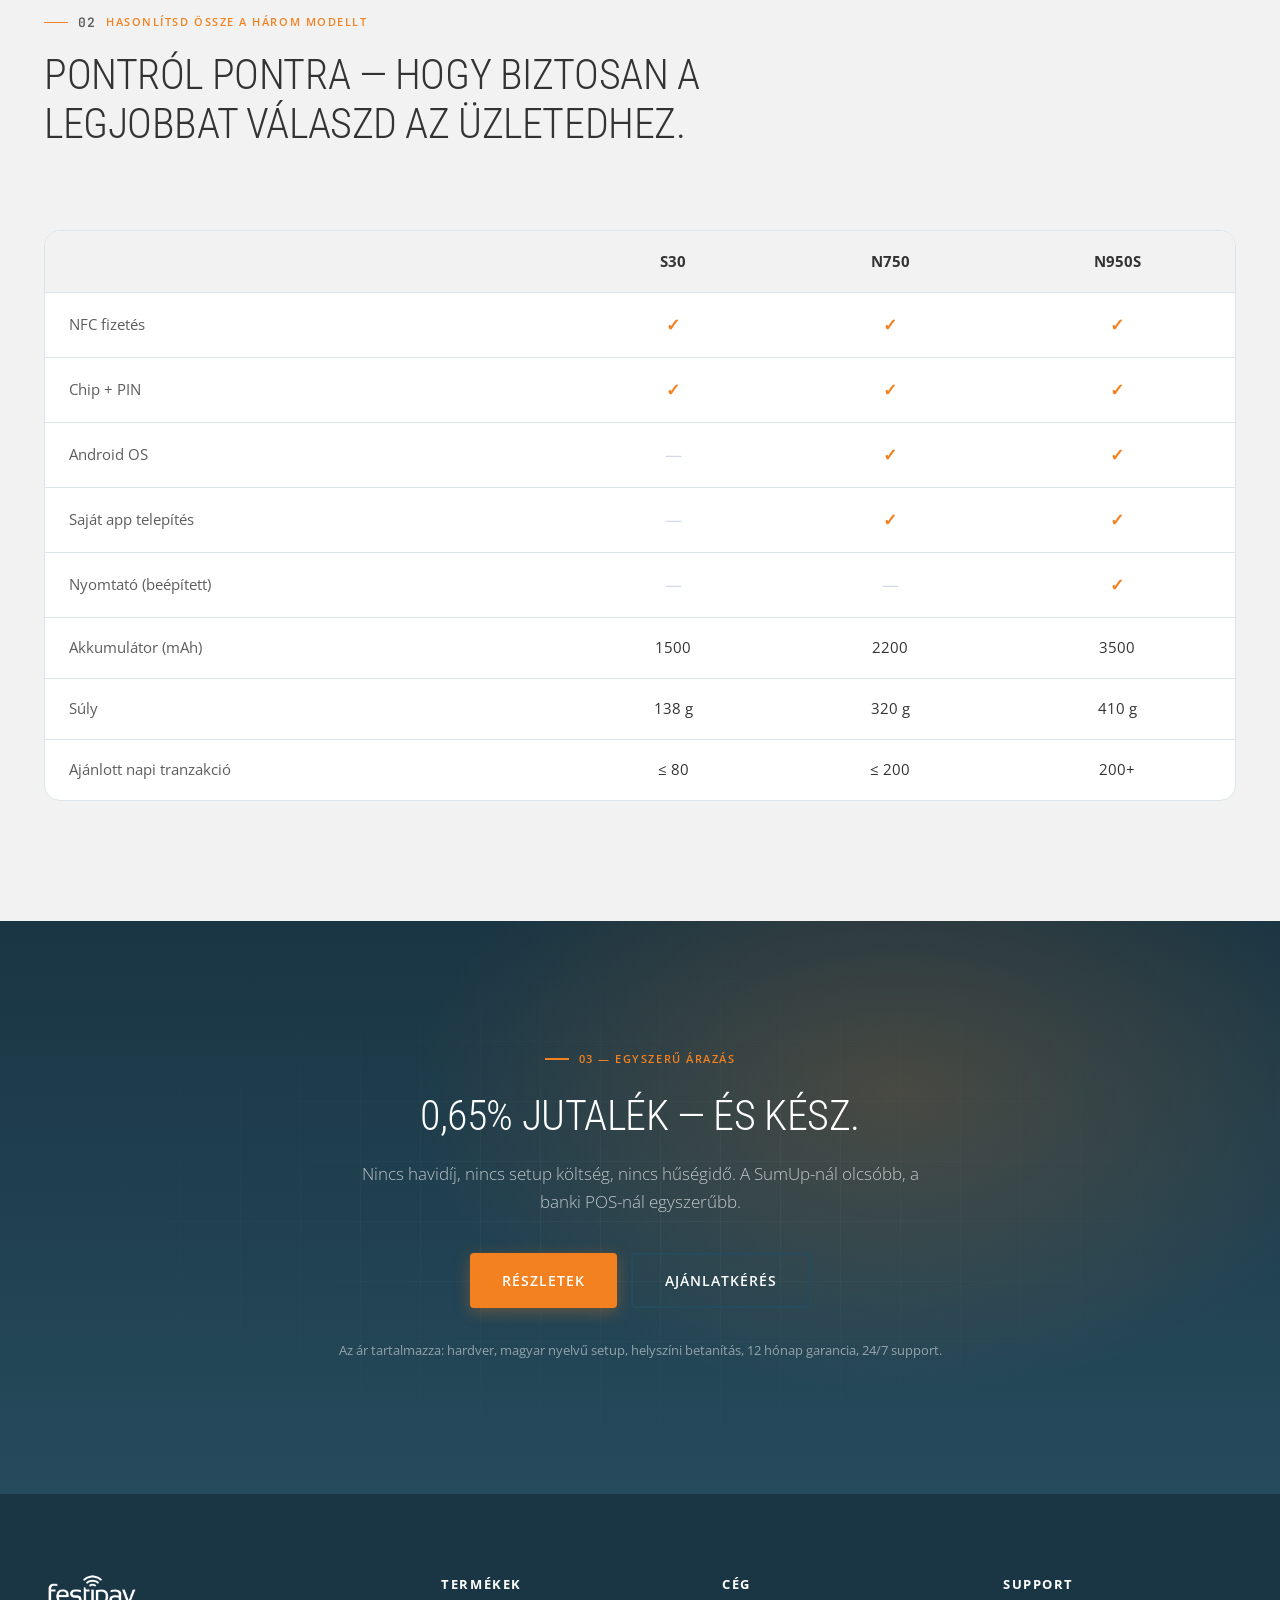
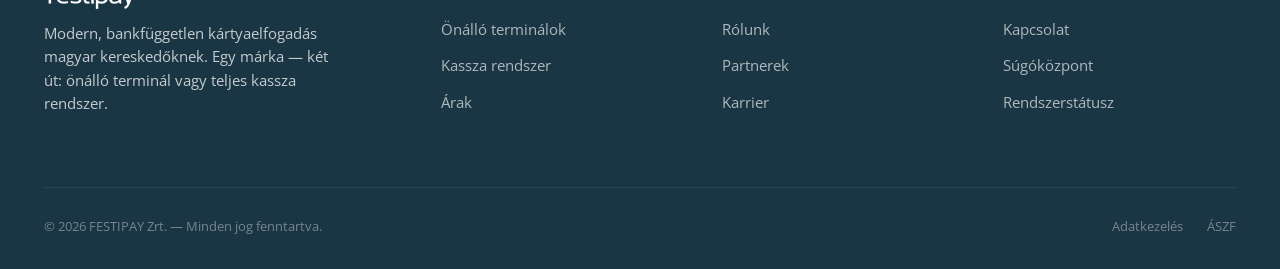
<file: terminalok.html>
<!DOCTYPE html>
<html lang="hu">
<head>
  <meta charset="UTF-8">
  <meta name="viewport" content="width=device-width, initial-scale=1">
  <title>Önálló terminálok — FESTISALE | NewLand S30, N750, N950S</title>
  <meta name="description" content="Önálló NewLand POS terminálok: S30, N750 és N950S. 0,65% jutalék, nincs havidíj. NFC, chip, mágnessáv. Magyar support, 48h alatt élesítés.">
  <link rel="icon" type="image/png" href="images/favicon.png">
  <link rel="preconnect" href="https://fonts.googleapis.com">
  <link rel="preconnect" href="https://fonts.gstatic.com" crossorigin>
  <link href="https://fonts.googleapis.com/css2?family=Roboto+Condensed:wght@300;400;700&family=Open+Sans:wght@300;400;600;700&family=JetBrains+Mono:wght@500;600;700&display=swap" rel="stylesheet">
  <link rel="stylesheet" href="style.css">
</head>
<body>

  <nav class="nav">
    <div class="nav-inner">
      <a href="index.html" class="nav-logo"><img src="images/festipay-logo-white.png" alt="Festipay" class="nav-logo-img"></a>
      <div class="nav-links">
        <div class="nav-dropdown">
          <button class="nav-link"><span data-i18n="nav.products">Termékek</span>
            <svg class="nav-dropdown-chev" viewBox="0 0 12 12" fill="none" stroke="currentColor" stroke-width="2"><path d="M3 4.5l3 3 3-3"/></svg>
          </button>
          <div class="nav-dropdown-menu">
            <a href="terminalok.html" class="nav-dropdown-item"><strong data-i18n="nav.standalone">Önálló terminálok</strong><span data-i18n="nav.standalone_sub">NewLand S30 · N750 · N950S</span></a>
            <a href="kassza.html" class="nav-dropdown-item"><strong data-i18n="nav.kassza">Kassza rendszer</strong><span data-i18n="nav.kassza_sub">Festisale + X800 · S90</span></a>
          </div>
        </div>
        <a href="arak.html" class="nav-link" data-i18n="nav.pricing">Árak</a>
        <a href="kapcsolat.html" class="nav-link" data-i18n="nav.contact">Kapcsolat</a>
      </div>
      <div class="nav-cta-group">
        <div class="lang-toggle">
          <button class="lang-btn active" data-lang="hu">HU</button>
          <button class="lang-btn" data-lang="en">EN</button>
        </div>
        <a href="kapcsolat.html" class="btn btn-primary btn-sm" data-i18n="nav.cta">Ajánlatkérés</a>
        <button class="nav-burger" aria-label="Open menu"><svg viewBox="0 0 24 24" fill="none" stroke="currentColor" stroke-width="2"><path d="M3 6h18M3 12h18M3 18h18"/></svg></button>
      </div>
    </div>
  </nav>
  <div class="nav-mobile">
    <a href="terminalok.html" data-i18n="nav.standalone">Önálló terminálok</a>
    <a href="kassza.html" data-i18n="nav.kassza">Kassza rendszer</a>
    <a href="arak.html" data-i18n="nav.pricing">Árak</a>
    <a href="kapcsolat.html" data-i18n="nav.contact">Kapcsolat</a>
  </div>

  <!-- PAGE HERO -->
  <section class="page-hero">
    <div class="container">
      <div class="eyebrow reveal in"><span data-i18n="term.eyebrow">01 — Önálló terminálok</span></div>
      <h1 class="h-display reveal in">
        <span data-i18n="term.h1_a">Bankkártya-elfogadás</span><br>
        <span class="accent" data-i18n="term.h1_b">havidíj nélkül.</span>
      </h1>
      <p class="lead reveal in" style="margin-top: 28px" data-i18n="term.lead">Három NewLand modell, egyetlen ajánlatban: 0,65% jutalék minden tranzakcióra, semmi rejtett költség.</p>
    </div>
  </section>

  <!-- ============ S30 ============ -->
  <section class="bg-navy">
    <div class="container">
      <div class="product-block">
        <div class="product-visual reveal">
          <span class="float-spec top">16.5mm</span>
          <span class="float-spec bot">138g</span>
          <img src="images/products/s30/hero.png" alt="NewLand S30 terminal">
        </div>
        <div class="product-info reveal">
          <span class="tag" data-i18n="term.s30.tag">miniPOS · belépő</span>
          <h2 class="h2" data-i18n="term.s30.title">NewLand S30</h2>
          <p class="lead" data-i18n="term.s30.sub">Slim. Smart. Sleek. A legkisebb és legkönnyebb terminálunk — 138 gramm, 16,5 mm vastag.</p>
          <div class="feature-chips">
            <div class="feature-chip"><span class="em">📡</span> <span data-i18n="term.s30.f1">NFC + Chip + Mágnessáv</span></div>
            <div class="feature-chip"><span class="em">⚡</span> <span data-i18n="term.s30.f2">0,3 mp fizetési idő</span></div>
            <div class="feature-chip"><span class="em">🔒</span> <span data-i18n="term.s30.f3">PCI 7.x biztonság</span></div>
            <div class="feature-chip"><span class="em">📶</span> <span data-i18n="term.s30.f4">WiFi + 4G hálózat</span></div>
          </div>
          <table class="spec-table">
            <tr><td data-i18n="term.spec.hw">Hardver ár</td><td>89 000 Ft</td></tr>
            <tr><td data-i18n="term.spec.fee">Tranzakciós díj</td><td>0,65%</td></tr>
            <tr><td data-i18n="term.spec.use">Ideális használat</td><td><span data-i18n="term.s30.use">Mobil, taxi, futár, food truck</span></td></tr>
          </table>
          <div class="product-cta">
            <a href="kapcsolat.html" class="btn btn-primary" data-i18n="cta.quote">Ajánlatkérés</a>
            <a href="kapcsolat.html" class="btn btn-outline-light" data-i18n="cta.demo">Bemutatót kérek</a>
          </div>
        </div>
      </div>
    </div>
  </section>

  <!-- ============ N750 ============ -->
  <section class="bg-light">
    <div class="container">
      <div class="product-block reverse">
        <div class="product-visual reveal" data-gallery>
          <span class="float-spec top">5.5"</span>
          <span class="float-spec bot">Android</span>
          <img src="images/products/n750/hero.png" alt="NewLand N750 terminal" class="product-main-img">
          <div class="product-thumbs">
            <button type="button" class="product-thumb active" data-src="images/products/n750/hero.png" aria-label="Elölnézet">
              <img src="images/products/n750/hero.png" alt="">
            </button>
            <button type="button" class="product-thumb" data-src="images/products/n750/lifestyle.png" aria-label="Oldalnézet">
              <img src="images/products/n750/lifestyle.png" alt="">
            </button>
            <button type="button" class="product-thumb" data-src="images/products/n750/banner.png" aria-label="Színváltozatok">
              <img src="images/products/n750/banner.png" alt="">
            </button>
            <button type="button" class="product-thumb" data-src="images/products/n750/detail.png" aria-label="Részletek">
              <img src="images/products/n750/detail.png" alt="">
            </button>
          </div>
        </div>
        <div class="product-info reveal">
          <span class="tag" data-i18n="term.n750.tag">Android miniPOS</span>
          <h2 class="h2" data-i18n="term.n750.title">NewLand N750</h2>
          <p class="lead" data-i18n="term.n750.sub">Compact. Connected. Confident. 5,5"-os érintőképernyő Androidon — saját alkalmazások, hűségprogram-integráció.</p>
          <div class="feature-chips">
            <div class="feature-chip"><span class="em">🤖</span> <span data-i18n="term.n750.f1">Android 12 OS</span></div>
            <div class="feature-chip"><span class="em">📱</span> <span data-i18n="term.n750.f2">5,5" HD kijelző</span></div>
            <div class="feature-chip"><span class="em">📶</span> <span data-i18n="term.n750.f3">4G + WiFi + BT</span></div>
            <div class="feature-chip"><span class="em">🧩</span> <span data-i18n="term.n750.f4">App support</span></div>
          </div>
          <table class="spec-table">
            <tr><td data-i18n="term.spec.hw">Hardver ár</td><td>129 000 Ft</td></tr>
            <tr><td data-i18n="term.spec.fee">Tranzakciós díj</td><td>0,65%</td></tr>
            <tr><td data-i18n="term.spec.use">Ideális használat</td><td><span data-i18n="term.n750.use">Bolt, kávézó, recepció</span></td></tr>
          </table>
          <div class="product-cta">
            <a href="kapcsolat.html" class="btn btn-primary" data-i18n="cta.quote">Ajánlatkérés</a>
            <a href="kapcsolat.html" class="btn btn-outline" data-i18n="cta.demo">Bemutatót kérek</a>
          </div>
        </div>
      </div>
    </div>
  </section>

  <!-- ============ N950S ============ -->
  <section class="bg-white">
    <div class="container">
      <div class="product-block">
        <div class="product-visual reveal" data-gallery>
          <span class="float-spec top">3500 mAh</span>
          <span class="float-spec bot">Octa-core</span>
          <img src="images/products/n950s/hero.png" alt="NewLand N950S terminal" class="product-main-img">
          <div class="product-thumbs">
            <button type="button" class="product-thumb active" data-src="images/products/n950s/hero.png" aria-label="Elölnézet">
              <img src="images/products/n950s/hero.png" alt="">
            </button>
            <button type="button" class="product-thumb" data-src="images/products/n950s/front.png" aria-label="Közelről">
              <img src="images/products/n950s/front.png" alt="">
            </button>
            <button type="button" class="product-thumb" data-src="images/products/n950s/banner.png" aria-label="Elöl + hátul">
              <img src="images/products/n950s/banner.png" alt="">
            </button>
            <button type="button" class="product-thumb" data-src="images/products/n950s/lifestyle.png" aria-label="Használat közben">
              <img src="images/products/n950s/lifestyle.png" alt="">
            </button>
          </div>
        </div>
        <div class="product-info reveal">
          <span class="tag" data-i18n="term.n950s.tag">SmartPOS · prémium</span>
          <h2 class="h2" data-i18n="term.n950s.title">NewLand N950S</h2>
          <p class="lead" data-i18n="term.n950s.sub">Premium. Powerful. Portable. Octa-core Android, 3500 mAh akku, magas fényerő. Napi 200+ tranzakció esetén ez a csúcsmodell.</p>
          <div class="feature-chips">
            <div class="feature-chip"><span class="em">🔋</span> <span data-i18n="term.n950s.f1">3500 mAh akku</span></div>
            <div class="feature-chip"><span class="em">⚙️</span> <span data-i18n="term.n950s.f2">Octa-core CPU</span></div>
            <div class="feature-chip"><span class="em">💳</span> <span data-i18n="term.n950s.f3">2300+ tranzakció / töltés</span></div>
            <div class="feature-chip"><span class="em">🛡️</span> <span data-i18n="term.n950s.f4">Ipari tartósság</span></div>
          </div>
          <table class="spec-table">
            <tr><td data-i18n="term.spec.hw">Hardver ár</td><td>189 000 Ft</td></tr>
            <tr><td data-i18n="term.spec.fee">Tranzakciós díj</td><td>0,65%</td></tr>
            <tr><td data-i18n="term.spec.use">Ideális használat</td><td><span data-i18n="term.n950s.use">Étterem, prémium butik, magas forgalom</span></td></tr>
          </table>
          <div class="product-cta">
            <a href="kapcsolat.html" class="btn btn-primary" data-i18n="cta.quote">Ajánlatkérés</a>
            <a href="kapcsolat.html" class="btn btn-outline" data-i18n="cta.demo">Bemutatót kérek</a>
          </div>
        </div>
      </div>
    </div>
  </section>

  <!-- ============ COMPARISON ============ -->
  <section class="section-pad bg-light">
    <div class="container">
      <div class="sec-head reveal">
        <div class="sec-head-left">
          <div class="eyebrow"><span class="section-number">02</span> <span data-i18n="compare.title">Hasonlítsd össze a három modellt</span></div>
          <h2 class="h2" data-i18n="compare.lead">Pontról pontra — hogy biztosan a legjobbat válaszd az üzletedhez.</h2>
        </div>
      </div>

      <div class="reveal">
        <table class="compare-table">
          <thead>
            <tr>
              <th></th>
              <th>S30</th>
              <th>N750</th>
              <th>N950S</th>
            </tr>
          </thead>
          <tbody>
            <tr><td data-i18n="compare.row1">NFC fizetés</td><td class="check">✓</td><td class="check">✓</td><td class="check">✓</td></tr>
            <tr><td data-i18n="compare.row2">Chip + PIN</td><td class="check">✓</td><td class="check">✓</td><td class="check">✓</td></tr>
            <tr><td data-i18n="compare.row3">Android OS</td><td class="cross">—</td><td class="check">✓</td><td class="check">✓</td></tr>
            <tr><td data-i18n="compare.row4">Saját app telepítés</td><td class="cross">—</td><td class="check">✓</td><td class="check">✓</td></tr>
            <tr><td data-i18n="compare.row5">Nyomtató (beépített)</td><td class="cross">—</td><td class="cross">—</td><td class="check">✓</td></tr>
            <tr><td data-i18n="compare.row6">Akkumulátor (mAh)</td><td>1500</td><td>2200</td><td>3500</td></tr>
            <tr><td data-i18n="compare.row7">Súly</td><td>138 g</td><td>320 g</td><td>410 g</td></tr>
            <tr><td data-i18n="compare.row8">Ajánlott napi tranzakció</td><td>≤ 80</td><td>≤ 200</td><td>200+</td></tr>
          </tbody>
        </table>
      </div>
    </div>
  </section>

  <!-- ============ PRICING EXPLAINER ============ -->
  <section class="cta-section">
    <div class="container">
      <div class="eyebrow reveal" style="justify-content: center"><span>03 — Egyszerű árazás</span></div>
      <h2 class="h2 reveal" data-i18n="term.fee.title">0,65% jutalék — és kész.</h2>
      <p class="lead reveal" data-i18n="term.fee.lead">Nincs havidíj, nincs setup költség, nincs hűségidő. A SumUp-nál olcsóbb, a banki POS-nál egyszerűbb.</p>
      <div class="btn-group reveal">
        <a href="arak.html" class="btn btn-primary btn-lg" data-i18n="cta.learn_more">Részletek</a>
        <a href="kapcsolat.html" class="btn btn-outline-light btn-lg" data-i18n="cta.quote">Ajánlatkérés</a>
      </div>
      <p class="reveal" style="font-size: 13px; color: rgba(255,255,255,.5); margin-top: 32px" data-i18n="term.fee.note">Az ár tartalmazza: hardver, magyar nyelvű setup, helyszíni betanítás, 12 hónap garancia, 24/7 support.</p>
    </div>
  </section>

  <footer class="footer">
    <div class="container">
      <div class="footer-grid">
        <div class="footer-brand">
          <div class="nav-logo" style="color:#fff"><img src="images/festipay-logo-white.png" alt="Festipay" class="nav-logo-img"></div>
          <p data-i18n="footer.tagline">Modern, bankfüggetlen kártyaelfogadás magyar kereskedőknek.</p>
        </div>
        <div><h5 data-i18n="footer.products">Termékek</h5><ul>
          <li><a href="terminalok.html" data-i18n="nav.standalone">Önálló terminálok</a></li>
          <li><a href="kassza.html" data-i18n="nav.kassza">Kassza rendszer</a></li>
          <li><a href="arak.html" data-i18n="nav.pricing">Árak</a></li>
        </ul></div>
        <div><h5 data-i18n="footer.company">Cég</h5><ul>
          <li><a href="#" data-i18n="footer.about">Rólunk</a></li>
          <li><a href="#" data-i18n="footer.partners">Partnerek</a></li>
          <li><a href="#" data-i18n="footer.careers">Karrier</a></li>
        </ul></div>
        <div><h5 data-i18n="footer.support">Support</h5><ul>
          <li><a href="kapcsolat.html" data-i18n="nav.contact">Kapcsolat</a></li>
          <li><a href="#" data-i18n="footer.help">Súgóközpont</a></li>
          <li><a href="#" data-i18n="footer.status">Rendszerstátusz</a></li>
        </ul></div>
      </div>
      <div class="footer-bottom">
        <div data-i18n="footer.copy">© 2026 FESTIPAY Zrt. — Minden jog fenntartva.</div>
        <div style="display:flex;gap:24px"><a href="#" data-i18n="footer.privacy">Adatkezelés</a><a href="#" data-i18n="footer.terms">ÁSZF</a></div>
      </div>
    </div>
  </footer>

  <script src="js/lang.js"></script>
  <script src="js/main.js"></script>
</body>
</html>
</file>
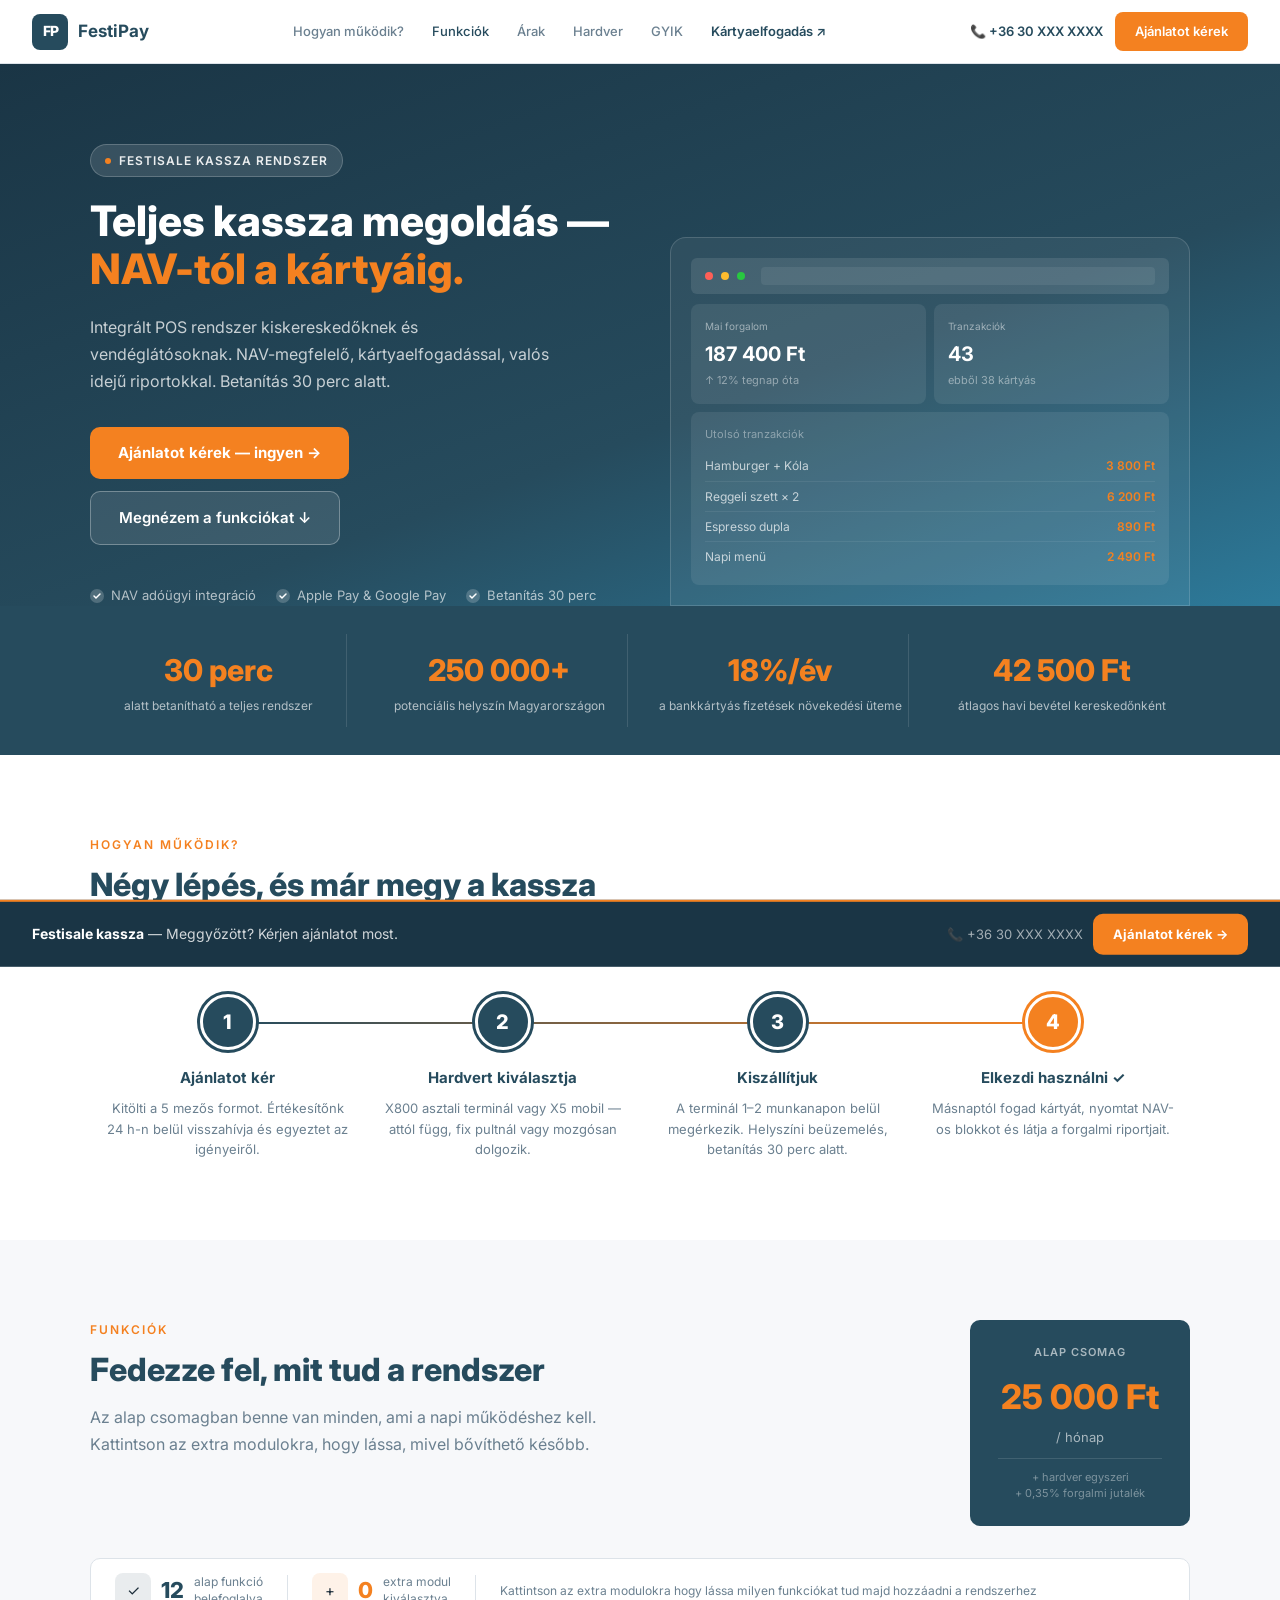
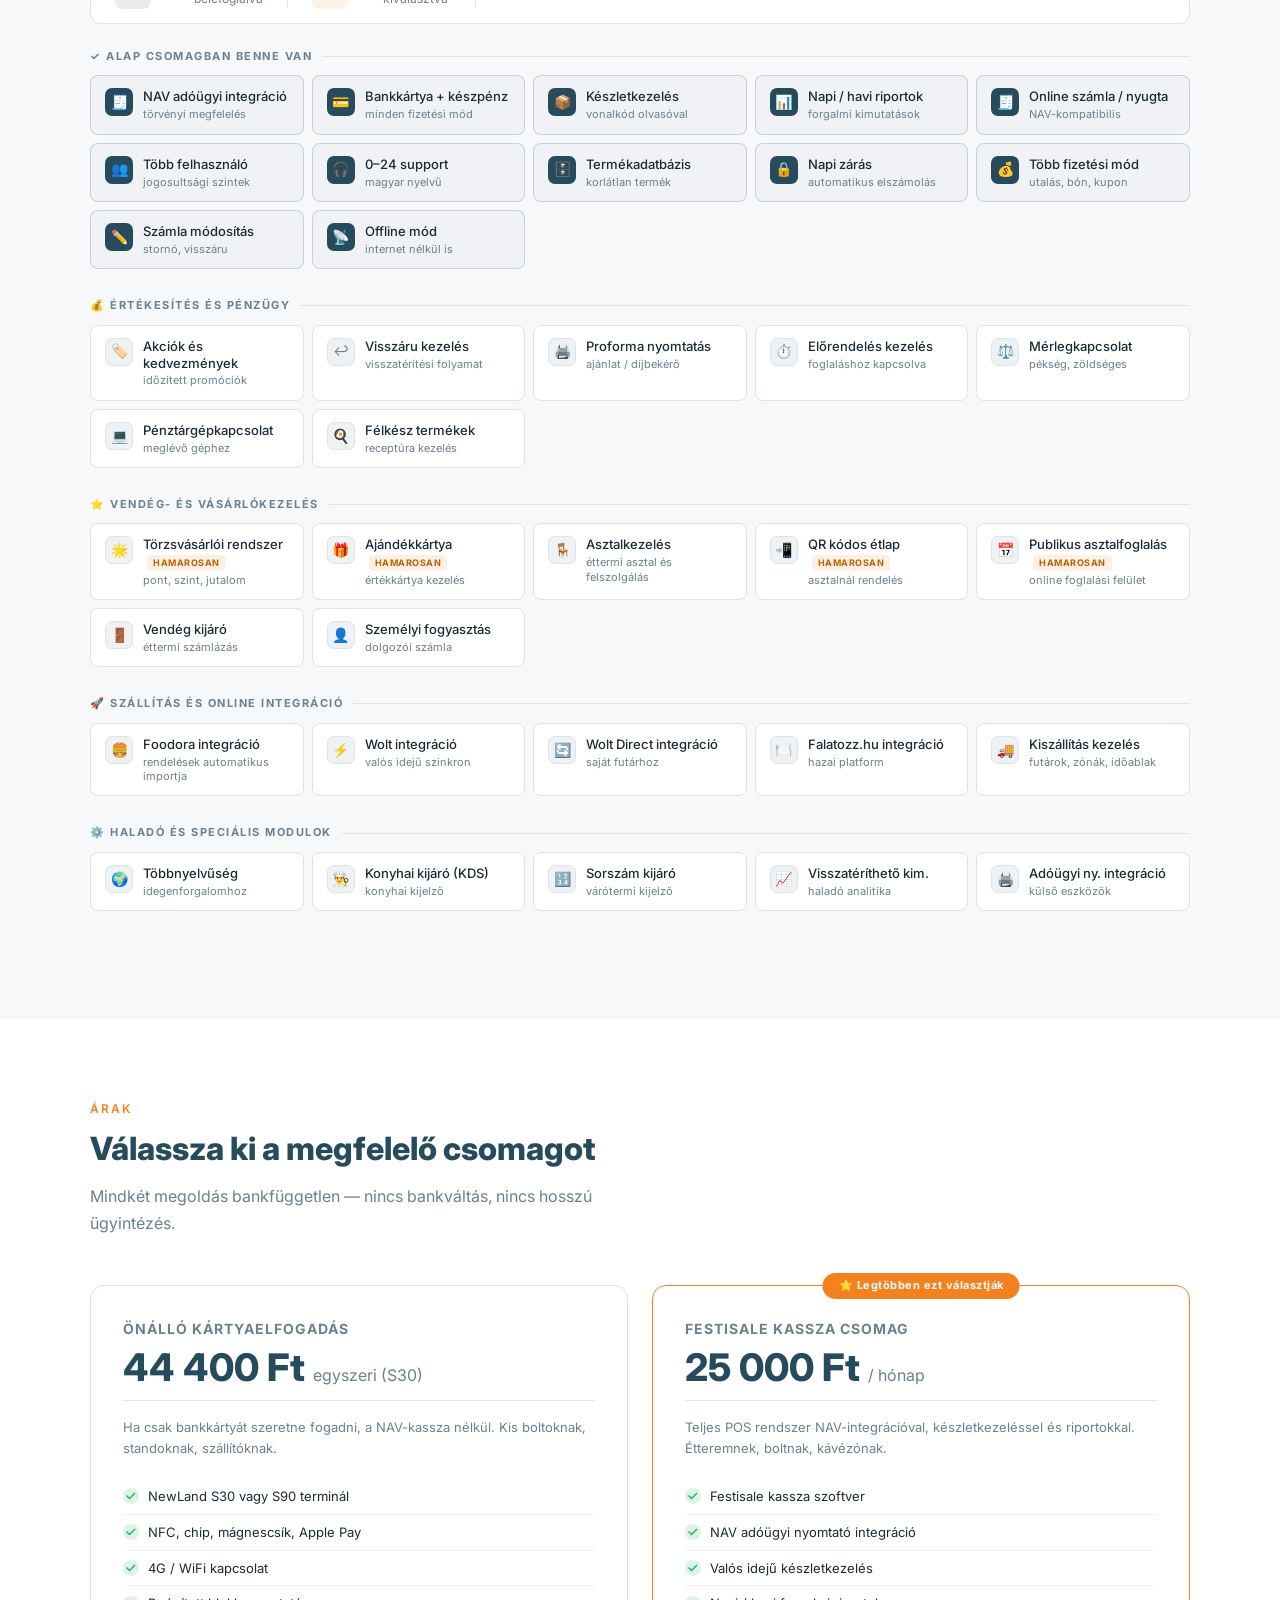
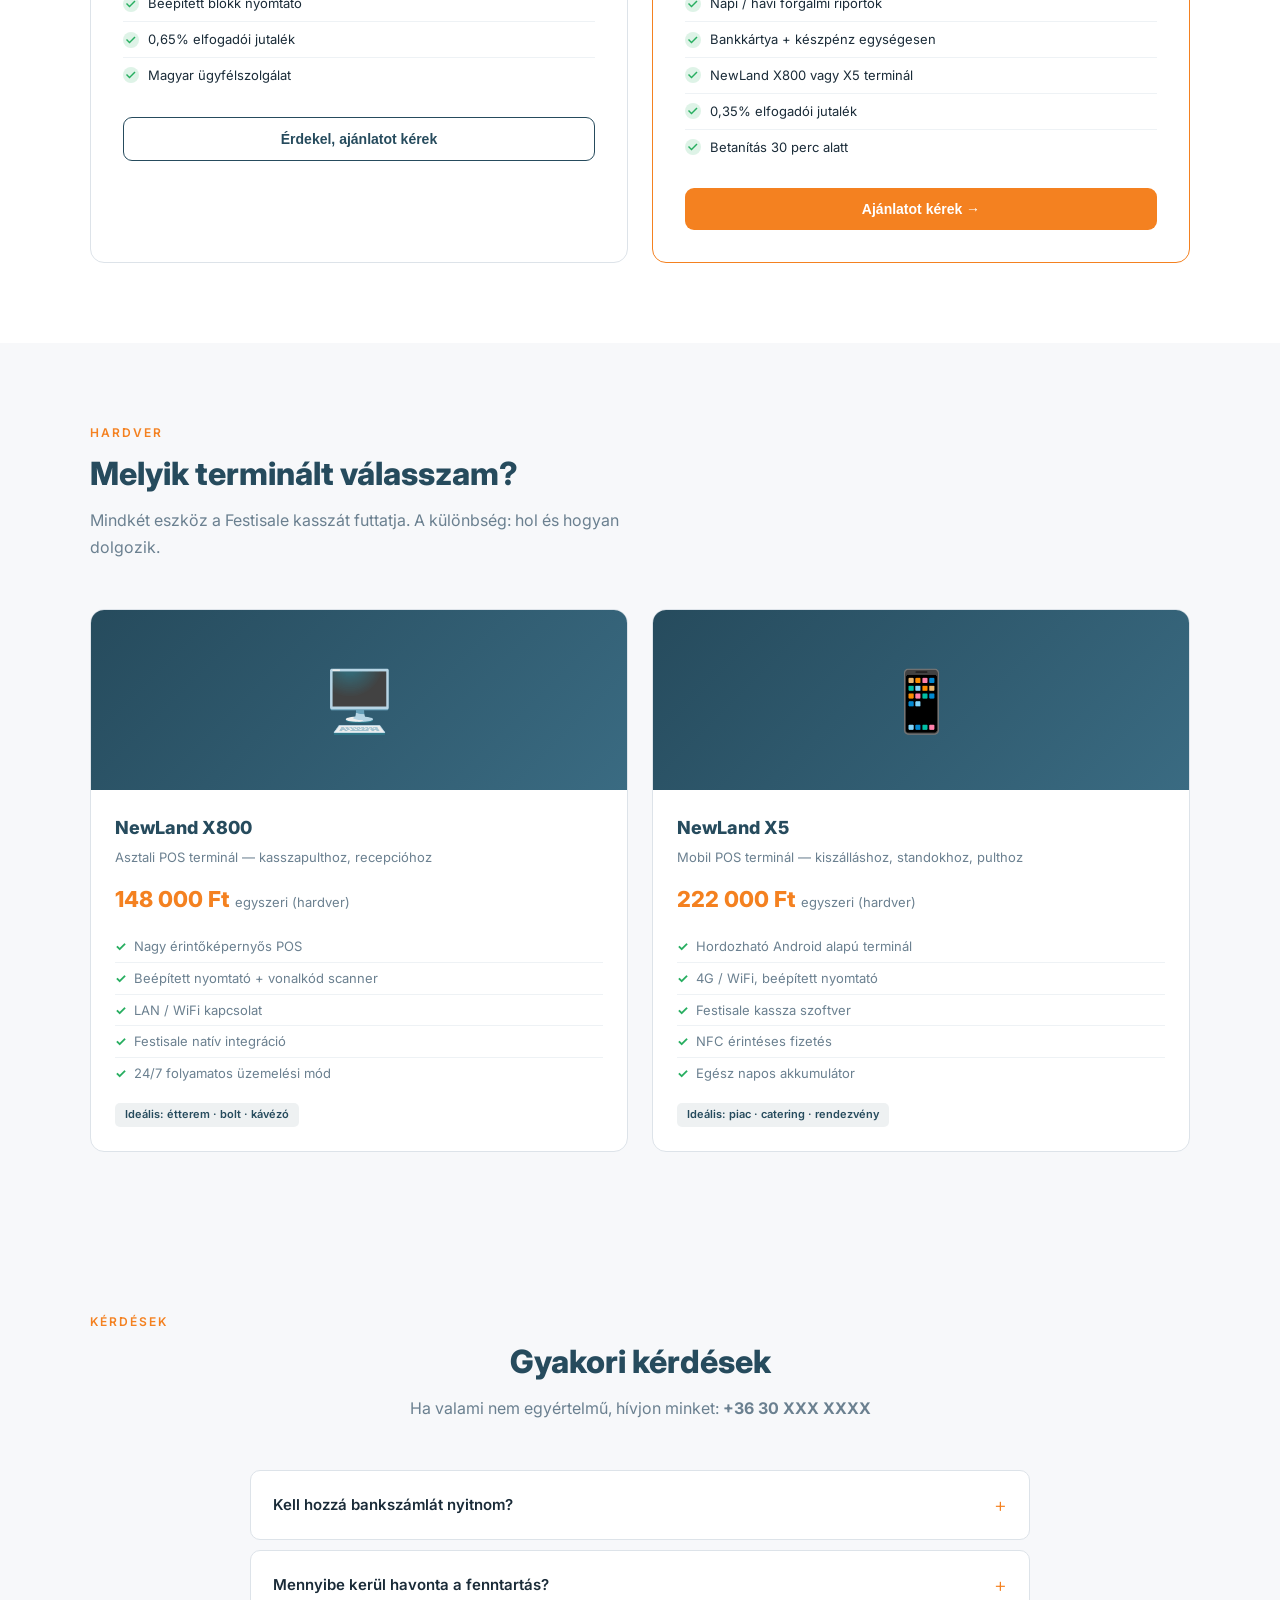
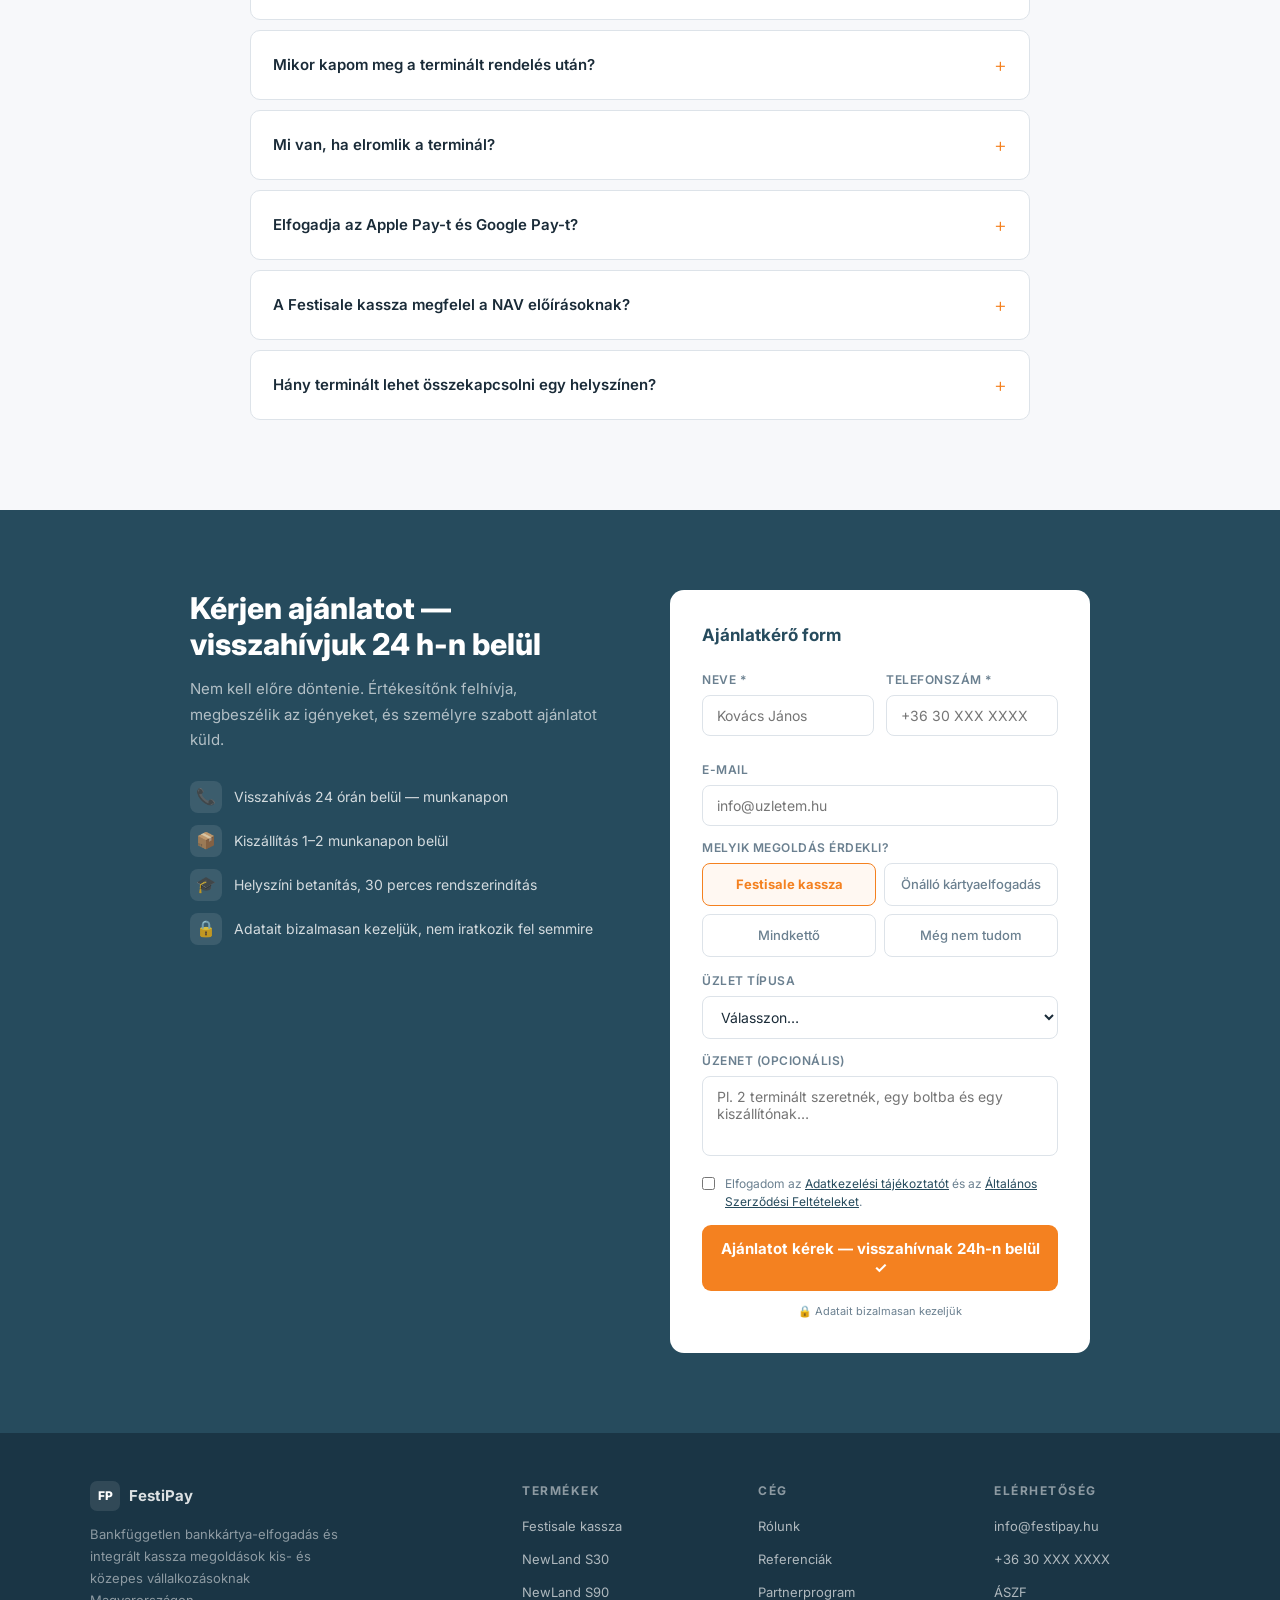
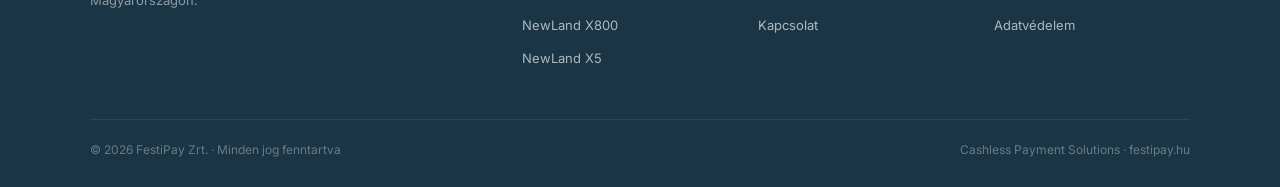
<file: old/FESTIP~3.HTM>
<!DOCTYPE html>
<html lang="hu">
<head>
<meta charset="UTF-8">
<meta name="viewport" content="width=device-width, initial-scale=1.0">
<title>Festisale Kassza — FestiPay | Integrált POS rendszer kis- és közepes vállalkozásoknak</title>
<link href="https://fonts.googleapis.com/css2?family=Inter:wght@300;400;500;600;700;800&display=swap" rel="stylesheet">
<style>
:root {
  --brand: #264B5D;
  --brand-dark: #1a3545;
  --brand-light: #3a6b82;
  --orange: #F48120;
  --orange-dark: #d06b18;
  --white: #ffffff;
  --off-white: #F7F8FA;
  --light: #EEF2F5;
  --border: #DDE3E9;
  --text: #1A2B38;
  --muted: #6B8090;
  --success: #27AE60;
  --r: 10px;
}
*, *::before, *::after { box-sizing: border-box; margin: 0; padding: 0; }
html { scroll-behavior: smooth; }
body { font-family: 'Inter', sans-serif; color: var(--text); background: var(--white); font-size: 15px; line-height: 1.6; }

/* ── NAV ── */
nav {
  position: sticky; top: 0; z-index: 100;
  background: rgba(255,255,255,0.97);
  backdrop-filter: blur(8px);
  border-bottom: 1px solid var(--border);
  padding: 0 2rem;
  height: 64px;
  display: flex; align-items: center; justify-content: space-between;
}
.nav-logo { display: flex; align-items: center; gap: 10px; text-decoration: none; }
.nav-logo-mark {
  width: 36px; height: 36px; background: var(--brand);
  border-radius: 8px; display: flex; align-items: center; justify-content: center;
  color: #fff; font-weight: 800; font-size: 14px; letter-spacing: -1px;
}
.nav-logo-text { font-size: 17px; font-weight: 700; color: var(--brand); }
.nav-links { display: flex; align-items: center; gap: 28px; }
.nav-links a { font-size: 13px; color: var(--muted); text-decoration: none; font-weight: 500; transition: color .2s; }
.nav-links a:hover { color: var(--brand); }
.nav-links a.active { color: var(--brand); }
.nav-right { display: flex; align-items: center; gap: 12px; }
.btn-phone { font-size: 13px; color: var(--brand); font-weight: 600; text-decoration: none; display: flex; align-items: center; gap: 6px; }
.btn-cta-nav {
  background: var(--orange); color: #fff;
  padding: 9px 20px; border-radius: 8px;
  font-size: 13px; font-weight: 600; text-decoration: none;
  transition: background .2s, transform .1s;
}
.btn-cta-nav:hover { background: var(--orange-dark); transform: translateY(-1px); }

/* ── HERO ── */
.hero {
  background: linear-gradient(160deg, var(--brand-dark) 0%, var(--brand) 60%, #2d7a9a 100%);
  padding: 80px 2rem 0;
  overflow: hidden;
  position: relative;
}
.hero-inner { max-width: 1100px; margin: 0 auto; display: grid; grid-template-columns: 1fr 1fr; gap: 60px; align-items: end; }
.hero-eyebrow {
  display: inline-flex; align-items: center; gap: 8px;
  background: rgba(255,255,255,0.12); border: 1px solid rgba(255,255,255,0.2);
  color: rgba(255,255,255,0.9); font-size: 12px; font-weight: 600; letter-spacing: 1px;
  text-transform: uppercase; padding: 6px 14px; border-radius: 20px; margin-bottom: 20px;
}
.hero-eyebrow span { width: 6px; height: 6px; background: var(--orange); border-radius: 50%; }
.hero h1 { font-size: 42px; font-weight: 800; color: #fff; line-height: 1.15; margin-bottom: 20px; }
.hero h1 em { color: var(--orange); font-style: normal; }
.hero-sub { font-size: 16px; color: rgba(255,255,255,0.75); line-height: 1.7; margin-bottom: 32px; max-width: 460px; }
.hero-ctas { display: flex; gap: 12px; flex-wrap: wrap; margin-bottom: 40px; }
.btn-primary {
  background: var(--orange); color: #fff;
  padding: 14px 28px; border-radius: var(--r);
  font-size: 15px; font-weight: 700; text-decoration: none;
  display: inline-flex; align-items: center; gap: 8px;
  transition: background .2s, transform .15s; border: none; cursor: pointer;
}
.btn-primary:hover { background: var(--orange-dark); transform: translateY(-2px); }
.btn-secondary-hero {
  background: rgba(255,255,255,0.1); color: #fff;
  padding: 14px 28px; border-radius: var(--r);
  font-size: 15px; font-weight: 600; text-decoration: none;
  border: 1.5px solid rgba(255,255,255,0.3);
  display: inline-flex; align-items: center; gap: 8px;
  transition: background .2s;
}
.btn-secondary-hero:hover { background: rgba(255,255,255,0.18); }
.hero-trust { display: flex; gap: 20px; flex-wrap: wrap; }
.hero-trust-item { display: flex; align-items: center; gap: 7px; font-size: 13px; color: rgba(255,255,255,0.65); }
.hero-trust-item svg { flex-shrink: 0; }
.hero-screen {
  background: rgba(255,255,255,0.06);
  border: 1px solid rgba(255,255,255,0.15);
  border-radius: 16px 16px 0 0;
  padding: 20px;
  min-height: 320px;
  display: flex; flex-direction: column; gap: 10px;
}
.screen-bar { background: rgba(255,255,255,0.1); border-radius: 6px; height: 36px; display: flex; align-items: center; padding: 0 14px; gap: 8px; }
.screen-dot { width: 8px; height: 8px; border-radius: 50%; }
.screen-content { display: grid; grid-template-columns: 1fr 1fr; gap: 8px; flex: 1; }
.screen-card { background: rgba(255,255,255,0.08); border-radius: 8px; padding: 14px; }
.screen-card-label { font-size: 10px; color: rgba(255,255,255,0.5); margin-bottom: 4px; }
.screen-card-val { font-size: 20px; font-weight: 700; color: #fff; }
.screen-card-sub { font-size: 11px; color: rgba(255,255,255,0.45); margin-top: 2px; }
.screen-list { grid-column: 1/-1; background: rgba(255,255,255,0.08); border-radius: 8px; padding: 14px; }
.screen-row { display: flex; justify-content: space-between; padding: 5px 0; border-bottom: 1px solid rgba(255,255,255,0.07); font-size: 12px; color: rgba(255,255,255,0.7); }
.screen-row:last-child { border: 0; }
.screen-row-price { color: var(--orange); font-weight: 600; }

/* ── STATS BAR ── */
.stats-bar {
  background: var(--brand);
  padding: 28px 2rem;
}
.stats-inner { max-width: 1100px; margin: 0 auto; display: grid; grid-template-columns: repeat(4,1fr); gap: 24px; }
.stat { text-align: center; padding: 12px 0; border-right: 1px solid rgba(255,255,255,0.12); }
.stat:last-child { border: 0; }
.stat-num { font-size: 30px; font-weight: 800; color: var(--orange); }
.stat-label { font-size: 12px; color: rgba(255,255,255,0.65); margin-top: 4px; line-height: 1.4; }

/* ── SECTION BASE ── */
section { padding: 80px 2rem; }
.section-inner { max-width: 1100px; margin: 0 auto; }
.section-eyebrow {
  font-size: 12px; font-weight: 600; letter-spacing: 2px; text-transform: uppercase;
  color: var(--orange); margin-bottom: 12px;
}
.section-title { font-size: 32px; font-weight: 800; color: var(--brand); line-height: 1.2; margin-bottom: 14px; }
.section-sub { font-size: 16px; color: var(--muted); max-width: 560px; line-height: 1.7; margin-bottom: 48px; }

/* ── HOW IT WORKS ── */
.how-grid { display: grid; grid-template-columns: repeat(4,1fr); gap: 0; position: relative; }
.how-grid::before {
  content: ''; position: absolute;
  top: 28px; left: 14%; right: 14%;
  height: 2px;
  background: linear-gradient(90deg, var(--brand) 0%, var(--orange) 100%);
  z-index: 0;
}
.how-step { text-align: center; padding: 0 16px; position: relative; z-index: 1; }
.how-num {
  width: 56px; height: 56px; border-radius: 50%;
  background: var(--brand); color: #fff;
  font-size: 20px; font-weight: 800;
  display: flex; align-items: center; justify-content: center;
  margin: 0 auto 16px; border: 3px solid var(--white);
  box-shadow: 0 0 0 3px var(--brand);
}
.how-step:last-child .how-num { background: var(--orange); box-shadow: 0 0 0 3px var(--orange); }
.how-title { font-size: 15px; font-weight: 700; color: var(--brand); margin-bottom: 8px; }
.how-desc { font-size: 13px; color: var(--muted); line-height: 1.6; }

/* ── FEATURE EXPLORER ── */
.explorer-section { background: var(--off-white); padding: 80px 2rem; }
.explorer-wrap { max-width: 1100px; margin: 0 auto; }
.explorer-header { display: flex; align-items: flex-start; justify-content: space-between; gap: 32px; margin-bottom: 32px; flex-wrap: wrap; }
.explorer-title-block .section-sub { margin-bottom: 0; }
.package-card {
  background: var(--brand);
  border-radius: var(--r);
  padding: 24px 28px;
  min-width: 220px;
  text-align: center;
  flex-shrink: 0;
}
.package-card .pkg-label { font-size: 11px; font-weight: 600; letter-spacing: 1px; text-transform: uppercase; color: rgba(255,255,255,0.6); margin-bottom: 8px; }
.package-card .pkg-price { font-size: 34px; font-weight: 800; color: var(--orange); }
.package-card .pkg-unit { font-size: 13px; color: rgba(255,255,255,0.6); margin-top: 3px; }
.package-card .pkg-note { font-size: 11px; color: rgba(255,255,255,0.4); margin-top: 10px; border-top: 1px solid rgba(255,255,255,0.12); padding-top: 10px; line-height: 1.5; }

/* counter row */
.counter-row {
  background: #fff;
  border: 1px solid var(--border);
  border-radius: var(--r);
  padding: 14px 24px;
  display: flex; align-items: center; gap: 24px; flex-wrap: wrap;
  margin-bottom: 24px;
}
.counter-item { display: flex; align-items: center; gap: 10px; }
.counter-icon { width: 36px; height: 36px; border-radius: 8px; display: flex; align-items: center; justify-content: center; }
.counter-icon.base { background: rgba(38,75,93,0.1); }
.counter-icon.extra { background: rgba(244,129,32,0.1); }
.counter-num { font-size: 22px; font-weight: 800; }
.counter-num.base { color: var(--brand); }
.counter-num.extra { color: var(--orange); }
.counter-desc { font-size: 12px; color: var(--muted); line-height: 1.4; }
.counter-sep { width: 1px; height: 32px; background: var(--border); }
.counter-hint { font-size: 12px; color: var(--muted); flex: 1; }
.counter-summary {
  margin-left: auto;
  background: rgba(244,129,32,0.08);
  border: 1px solid rgba(244,129,32,0.2);
  border-radius: 8px;
  padding: 8px 16px;
  font-size: 13px; font-weight: 600; color: var(--orange);
  display: none;
}
.counter-summary.visible { display: block; }

/* category */
.feat-category { margin-bottom: 28px; }
.cat-label {
  font-size: 11px; font-weight: 700; letter-spacing: 1.5px; text-transform: uppercase;
  color: var(--muted);
  margin-bottom: 10px;
  display: flex; align-items: center; gap: 10px;
}
.cat-label::after { content: ''; flex: 1; height: 1px; background: var(--border); }
.feat-grid { display: grid; grid-template-columns: repeat(auto-fill, minmax(190px, 1fr)); gap: 8px; }
.feat-card {
  background: #fff;
  border: 1px solid var(--border);
  border-radius: 8px;
  padding: 12px 14px;
  display: flex; align-items: flex-start; gap: 10px;
  transition: border-color .15s, background .15s;
}
.feat-card.included {
  background: rgba(38,75,93,0.03);
  border-color: rgba(38,75,93,0.2);
}
.feat-card.addon { cursor: pointer; }
.feat-card.addon:hover { border-color: rgba(244,129,32,0.4); background: rgba(244,129,32,0.02); }
.feat-card.addon.active { border-color: var(--orange); background: rgba(244,129,32,0.05); }
.feat-icon {
  width: 28px; height: 28px; border-radius: 7px;
  display: flex; align-items: center; justify-content: center;
  flex-shrink: 0;
  font-size: 14px;
}
.feat-icon.inc { background: var(--brand); color: #fff; }
.feat-icon.off { background: var(--light); color: var(--muted); border: 1px solid var(--border); }
.feat-icon.on { background: var(--orange); color: #fff; }
.feat-name { font-size: 13px; font-weight: 500; color: var(--text); line-height: 1.3; }
.feat-tag { font-size: 11px; color: var(--muted); margin-top: 2px; line-height: 1.3; }
.feat-badge {
  display: inline-block; font-size: 9px; font-weight: 700;
  padding: 2px 6px; border-radius: 4px; margin-left: 4px;
  background: rgba(244,129,32,0.12); color: #c06000;
  vertical-align: middle; text-transform: uppercase; letter-spacing: .5px;
}

/* ── PRICING ── */
.pricing-grid { display: grid; grid-template-columns: 1fr 1fr; gap: 24px; }
.pricing-card {
  background: #fff;
  border: 1.5px solid var(--border);
  border-radius: 14px;
  padding: 32px;
  position: relative;
  transition: border-color .2s, transform .2s;
}
.pricing-card:hover { transform: translateY(-3px); }
.pricing-card.featured { border-color: var(--orange); }
.pricing-badge {
  position: absolute; top: -13px; left: 50%; transform: translateX(-50%);
  background: var(--orange); color: #fff;
  font-size: 11px; font-weight: 700; padding: 4px 16px; border-radius: 20px;
  white-space: nowrap; letter-spacing: .5px;
}
.pricing-name { font-size: 14px; font-weight: 700; color: var(--muted); text-transform: uppercase; letter-spacing: 1px; margin-bottom: 8px; }
.pricing-price { font-size: 38px; font-weight: 800; color: var(--brand); line-height: 1; }
.pricing-price span { font-size: 16px; font-weight: 400; color: var(--muted); }
.pricing-desc { font-size: 13px; color: var(--muted); margin: 14px 0 20px; line-height: 1.6; border-top: 1px solid var(--border); padding-top: 16px; }
.pricing-features { list-style: none; margin-bottom: 24px; }
.pricing-features li { padding: 7px 0; font-size: 13px; color: var(--text); display: flex; align-items: center; gap: 9px; border-bottom: 1px solid var(--light); }
.pricing-features li:last-child { border: 0; }
.pricing-features li::before { content: ''; width: 16px; height: 16px; border-radius: 50%; background: rgba(39,174,96,0.15); flex-shrink: 0; background-image: url("data:image/svg+xml,%3Csvg xmlns='http://www.w3.org/2000/svg' viewBox='0 0 16 16'%3E%3Cpath fill='%2327AE60' d='M6.5 11.5L3 8l1-1 2.5 2.5 5-5 1 1z'/%3E%3C/svg%3E"); background-size: contain; }
.pricing-cta { width: 100%; padding: 13px; border-radius: 9px; font-size: 14px; font-weight: 700; cursor: pointer; border: none; transition: .2s; text-align: center; }
.pricing-cta.primary { background: var(--orange); color: #fff; }
.pricing-cta.primary:hover { background: var(--orange-dark); }
.pricing-cta.secondary { background: transparent; color: var(--brand); border: 1.5px solid var(--brand); }
.pricing-cta.secondary:hover { background: var(--light); }

/* ── HARDWARE ── */
.hw-grid { display: grid; grid-template-columns: 1fr 1fr; gap: 24px; }
.hw-card {
  background: #fff;
  border: 1px solid var(--border);
  border-radius: 14px;
  overflow: hidden;
  transition: transform .2s, box-shadow .2s;
}
.hw-card:hover { transform: translateY(-3px); box-shadow: 0 12px 40px rgba(38,75,93,0.1); }
.hw-img {
  background: linear-gradient(135deg, var(--brand) 0%, #3a6b82 100%);
  height: 180px;
  display: flex; align-items: center; justify-content: center;
  font-size: 60px;
}
.hw-body { padding: 24px; }
.hw-name { font-size: 18px; font-weight: 800; color: var(--brand); margin-bottom: 4px; }
.hw-sub { font-size: 13px; color: var(--muted); margin-bottom: 14px; }
.hw-price { font-size: 22px; font-weight: 800; color: var(--orange); margin-bottom: 14px; }
.hw-price span { font-size: 13px; font-weight: 400; color: var(--muted); }
.hw-features { list-style: none; }
.hw-features li { font-size: 13px; color: var(--muted); padding: 5px 0; display: flex; align-items: center; gap: 8px; border-bottom: 1px solid var(--light); }
.hw-features li:last-child { border: 0; }
.hw-features li::before { content: '✓'; color: var(--success); font-weight: 700; }
.hw-tag { display: inline-block; font-size: 11px; font-weight: 600; padding: 3px 10px; border-radius: 5px; background: rgba(38,75,93,0.08); color: var(--brand); margin-top: 14px; }

/* ── FAQ ── */
.faq-section { background: var(--off-white); }
.faq-list { max-width: 780px; margin: 0 auto; }
.faq-item {
  background: #fff;
  border: 1px solid var(--border);
  border-radius: 10px;
  margin-bottom: 10px;
  overflow: hidden;
}
.faq-q {
  padding: 18px 22px;
  font-size: 15px; font-weight: 600; color: var(--text);
  cursor: pointer;
  display: flex; align-items: center; justify-content: space-between;
  gap: 16px;
  user-select: none;
}
.faq-q:hover { background: var(--off-white); }
.faq-arrow { font-size: 20px; color: var(--orange); font-weight: 300; transition: transform .2s; flex-shrink: 0; }
.faq-a { padding: 0 22px; max-height: 0; overflow: hidden; transition: max-height .3s ease, padding .3s; }
.faq-item.open .faq-a { max-height: 200px; padding: 0 22px 18px; }
.faq-item.open .faq-arrow { transform: rotate(45deg); }
.faq-a p { font-size: 14px; color: var(--muted); line-height: 1.7; }

/* ── ORDER FORM ── */
.order-section { background: var(--brand); }
.order-inner { max-width: 900px; margin: 0 auto; display: grid; grid-template-columns: 1fr 1fr; gap: 60px; align-items: start; }
.order-left h2 { font-size: 30px; font-weight: 800; color: #fff; line-height: 1.2; margin-bottom: 14px; }
.order-left p { font-size: 15px; color: rgba(255,255,255,0.65); line-height: 1.7; margin-bottom: 28px; }
.order-promise { display: flex; flex-direction: column; gap: 12px; }
.order-promise-item { display: flex; align-items: center; gap: 12px; font-size: 14px; color: rgba(255,255,255,0.8); }
.promise-icon { width: 32px; height: 32px; background: rgba(255,255,255,0.1); border-radius: 8px; display: flex; align-items: center; justify-content: center; font-size: 16px; flex-shrink: 0; }
.order-form {
  background: #fff;
  border-radius: 14px;
  padding: 32px;
}
.form-title { font-size: 17px; font-weight: 700; color: var(--brand); margin-bottom: 20px; }
.form-row { display: grid; grid-template-columns: 1fr 1fr; gap: 12px; margin-bottom: 12px; }
.form-group { margin-bottom: 12px; }
.form-group label { display: block; font-size: 12px; font-weight: 600; color: var(--muted); margin-bottom: 6px; text-transform: uppercase; letter-spacing: .5px; }
.form-group input, .form-group select, .form-group textarea {
  width: 100%; padding: 11px 14px;
  border: 1.5px solid var(--border);
  border-radius: 8px; font-size: 14px; color: var(--text);
  font-family: 'Inter', sans-serif;
  transition: border-color .15s;
  background: #fff;
}
.form-group input:focus, .form-group select:focus, .form-group textarea:focus {
  outline: none; border-color: var(--brand);
}
.form-group textarea { resize: none; height: 80px; }
.form-select-group { display: grid; grid-template-columns: 1fr 1fr; gap: 8px; margin-bottom: 14px; }
.form-select-opt {
  border: 1.5px solid var(--border);
  border-radius: 8px; padding: 10px 14px;
  font-size: 13px; font-weight: 500; color: var(--muted);
  cursor: pointer; text-align: center; transition: .15s;
  user-select: none;
}
.form-select-opt:hover { border-color: var(--orange); color: var(--orange); }
.form-select-opt.sel { border-color: var(--orange); background: rgba(244,129,32,0.06); color: var(--orange); font-weight: 700; }
.form-checkbox { display: flex; align-items: flex-start; gap: 10px; margin-bottom: 14px; font-size: 12px; color: var(--muted); line-height: 1.5; }
.form-checkbox input { margin-top: 2px; flex-shrink: 0; }
.form-checkbox a { color: var(--brand); }
.btn-form-submit {
  width: 100%; background: var(--orange); color: #fff;
  padding: 14px; border-radius: 9px; border: none;
  font-size: 15px; font-weight: 700; cursor: pointer;
  transition: background .2s, transform .15s; font-family: 'Inter', sans-serif;
}
.btn-form-submit:hover { background: var(--orange-dark); transform: translateY(-1px); }
.form-footer-note { font-size: 11px; color: var(--muted); text-align: center; margin-top: 12px; display: flex; align-items: center; justify-content: center; gap: 5px; }

/* ── FOOTER ── */
footer { background: var(--brand-dark); padding: 48px 2rem 28px; }
.footer-inner { max-width: 1100px; margin: 0 auto; }
.footer-top { display: grid; grid-template-columns: 2fr 1fr 1fr 1fr; gap: 40px; margin-bottom: 40px; }
.footer-brand p { font-size: 13px; color: rgba(255,255,255,0.5); line-height: 1.7; margin-top: 12px; max-width: 260px; }
.footer-col h4 { font-size: 12px; font-weight: 700; letter-spacing: 1.5px; text-transform: uppercase; color: rgba(255,255,255,0.5); margin-bottom: 14px; }
.footer-col ul { list-style: none; }
.footer-col ul li { margin-bottom: 9px; }
.footer-col ul li a { font-size: 13px; color: rgba(255,255,255,0.65); text-decoration: none; transition: color .15s; }
.footer-col ul li a:hover { color: var(--orange); }
.footer-bottom { border-top: 1px solid rgba(255,255,255,0.08); padding-top: 20px; display: flex; justify-content: space-between; align-items: center; flex-wrap: wrap; gap: 12px; }
.footer-bottom p { font-size: 12px; color: rgba(255,255,255,0.35); }
.footer-logo { display: flex; align-items: center; gap: 9px; }
.footer-logo-mark { width: 30px; height: 30px; background: rgba(255,255,255,0.1); border-radius: 7px; display: flex; align-items: center; justify-content: center; color: #fff; font-weight: 800; font-size: 12px; }
.footer-logo-text { font-size: 15px; font-weight: 700; color: rgba(255,255,255,0.85); }

/* ── STICKY BOTTOM BAR ── */
.sticky-bar {
  position: fixed; bottom: 0; left: 0; right: 0; z-index: 99;
  background: var(--brand-dark);
  border-top: 2px solid var(--orange);
  padding: 12px 2rem;
  display: flex; align-items: center; justify-content: space-between; gap: 16px;
  transform: translateY(100%); transition: transform .3s ease;
}
.sticky-bar.visible { transform: translateY(0); }
.sticky-bar-text { font-size: 14px; color: rgba(255,255,255,0.8); }
.sticky-bar-text strong { color: #fff; }
.sticky-bar-actions { display: flex; gap: 10px; align-items: center; }
.sticky-phone { font-size: 13px; color: rgba(255,255,255,0.6); }

/* ── TOAST ── */
.toast {
  position: fixed; bottom: 80px; left: 50%; transform: translateX(-50%) translateY(20px);
  background: #1a3545; color: #fff; padding: 14px 24px;
  border-radius: 10px; border-left: 4px solid var(--success);
  font-size: 14px; font-weight: 500;
  opacity: 0; transition: opacity .3s, transform .3s; pointer-events: none;
  z-index: 999; white-space: nowrap;
}
.toast.show { opacity: 1; transform: translateX(-50%) translateY(0); }

/* ── SUCCESS SCREEN ── */
.success-overlay {
  display: none; position: fixed; inset: 0; z-index: 200;
  background: rgba(26,53,69,0.92);
  align-items: center; justify-content: center;
}
.success-overlay.show { display: flex; }
.success-card {
  background: #fff; border-radius: 20px; padding: 48px;
  text-align: center; max-width: 420px; width: 90%;
}
.success-icon { font-size: 52px; margin-bottom: 16px; }
.success-card h2 { font-size: 22px; font-weight: 800; color: var(--brand); margin-bottom: 10px; }
.success-card p { font-size: 14px; color: var(--muted); line-height: 1.7; margin-bottom: 24px; }
.success-close { background: var(--brand); color: #fff; border: none; border-radius: 9px; padding: 12px 28px; font-size: 14px; font-weight: 700; cursor: pointer; font-family: 'Inter', sans-serif; }

/* ── RESPONSIVE ── */
@media (max-width: 900px) {
  .hero-inner, .pricing-grid, .hw-grid, .order-inner, .footer-top { grid-template-columns: 1fr; }
  .hero-screen { display: none; }
  .stats-inner { grid-template-columns: 1fr 1fr; }
  .how-grid { grid-template-columns: 1fr 1fr; gap: 32px; }
  .how-grid::before { display: none; }
  nav .nav-links { display: none; }
  .explorer-header { flex-direction: column; }
}
</style>
</head>
<body>

<!-- STICKY BOTTOM BAR -->
<div class="sticky-bar" id="stickyBar">
  <div class="sticky-bar-text"><strong>Festisale kassza</strong> — Meggyőzött? Kérjen ajánlatot most.</div>
  <div class="sticky-bar-actions">
    <span class="sticky-phone">📞 +36 30 XXX XXXX</span>
    <a href="#order" class="btn-primary" style="font-size:13px; padding:10px 20px;">Ajánlatot kérek →</a>
  </div>
</div>

<!-- TOAST -->
<div class="toast" id="toast">✓ Köszönjük! 24 órán belül felhívjuk.</div>

<!-- SUCCESS OVERLAY -->
<div class="success-overlay" id="successOverlay">
  <div class="success-card">
    <div class="success-icon">✅</div>
    <h2>Megkaptuk az igénylését!</h2>
    <p>Értékesítőnk <strong>24 órán belül</strong> felhívja Önt, hogy egyeztessen a részletekről és a szállítási dátumról.</p>
    <p style="margin-bottom:0; font-size:13px; color:#999;">Addig is, ha sürgős: <strong style="color:#264B5D;">+36 30 XXX XXXX</strong></p>
    <br>
    <button class="success-close" onclick="closeSuccess()">Rendben, várom a hívást</button>
  </div>
</div>

<!-- ══════ NAV ══════ -->
<nav>
  <a href="#" class="nav-logo">
    <div class="nav-logo-mark">FP</div>
    <span class="nav-logo-text">FestiPay</span>
  </a>
  <div class="nav-links">
    <a href="#how">Hogyan működik?</a>
    <a href="#features" class="active">Funkciók</a>
    <a href="#pricing">Árak</a>
    <a href="#hardware">Hardver</a>
    <a href="#faq">GYIK</a>
    <a href="#" style="color:var(--brand); font-weight:600;">Kártyaelfogadás ↗</a>
  </div>
  <div class="nav-right">
    <a href="tel:+3630XXXXXXX" class="btn-phone">📞 +36 30 XXX XXXX</a>
    <a href="#order" class="btn-cta-nav">Ajánlatot kérek</a>
  </div>
</nav>

<!-- ══════ HERO ══════ -->
<div class="hero">
  <div class="hero-inner">
    <div>
      <div class="hero-eyebrow"><span></span> Festisale kassza rendszer</div>
      <h1>Teljes kassza megoldás —<br><em>NAV-tól a kártyáig.</em></h1>
      <p class="hero-sub">Integrált POS rendszer kiskereskedőknek és vendéglátósoknak. NAV-megfelelő, kártyaelfogadással, valós idejű riportokkal. Betanítás 30 perc alatt.</p>
      <div class="hero-ctas">
        <a href="#order" class="btn-primary">Ajánlatot kérek — ingyen →</a>
        <a href="#features" class="btn-secondary-hero">Megnézem a funkciókat ↓</a>
      </div>
      <div class="hero-trust">
        <div class="hero-trust-item">
          <svg width="14" height="14" viewBox="0 0 14 14" fill="none"><circle cx="7" cy="7" r="7" fill="rgba(255,255,255,0.2)"/><path d="M4 7l2 2 4-4" stroke="#fff" stroke-width="1.5" stroke-linecap="round"/></svg>
          NAV adóügyi integráció
        </div>
        <div class="hero-trust-item">
          <svg width="14" height="14" viewBox="0 0 14 14" fill="none"><circle cx="7" cy="7" r="7" fill="rgba(255,255,255,0.2)"/><path d="M4 7l2 2 4-4" stroke="#fff" stroke-width="1.5" stroke-linecap="round"/></svg>
          Apple Pay & Google Pay
        </div>
        <div class="hero-trust-item">
          <svg width="14" height="14" viewBox="0 0 14 14" fill="none"><circle cx="7" cy="7" r="7" fill="rgba(255,255,255,0.2)"/><path d="M4 7l2 2 4-4" stroke="#fff" stroke-width="1.5" stroke-linecap="round"/></svg>
          Betanítás 30 perc
        </div>
      </div>
    </div>
    <div>
      <div class="hero-screen">
        <div class="screen-bar">
          <div class="screen-dot" style="background:#ff5f57"></div>
          <div class="screen-dot" style="background:#febc2e"></div>
          <div class="screen-dot" style="background:#28c840"></div>
          <div style="flex:1; background:rgba(255,255,255,0.07); border-radius:4px; height:18px; margin-left:8px;"></div>
        </div>
        <div class="screen-content">
          <div class="screen-card">
            <div class="screen-card-label">Mai forgalom</div>
            <div class="screen-card-val">187 400 Ft</div>
            <div class="screen-card-sub">↑ 12% tegnap óta</div>
          </div>
          <div class="screen-card">
            <div class="screen-card-label">Tranzakciók</div>
            <div class="screen-card-val">43</div>
            <div class="screen-card-sub">ebből 38 kártyás</div>
          </div>
          <div class="screen-list">
            <div style="font-size:11px; color:rgba(255,255,255,0.4); margin-bottom:8px;">Utolsó tranzakciók</div>
            <div class="screen-row"><span>Hamburger + Kóla</span><span class="screen-row-price">3 800 Ft</span></div>
            <div class="screen-row"><span>Reggeli szett × 2</span><span class="screen-row-price">6 200 Ft</span></div>
            <div class="screen-row"><span>Espresso dupla</span><span class="screen-row-price">890 Ft</span></div>
            <div class="screen-row"><span>Napi menü</span><span class="screen-row-price">2 490 Ft</span></div>
          </div>
        </div>
      </div>
    </div>
  </div>
</div>

<!-- ══════ STATS ══════ -->
<div class="stats-bar">
  <div class="stats-inner">
    <div class="stat">
      <div class="stat-num">30 perc</div>
      <div class="stat-label">alatt betanítható a teljes rendszer</div>
    </div>
    <div class="stat">
      <div class="stat-num">250 000+</div>
      <div class="stat-label">potenciális helyszín Magyarországon</div>
    </div>
    <div class="stat">
      <div class="stat-num">18%/év</div>
      <div class="stat-label">a bankkártyás fizetések növekedési üteme</div>
    </div>
    <div class="stat">
      <div class="stat-num">42 500 Ft</div>
      <div class="stat-label">átlagos havi bevétel kereskedőnként</div>
    </div>
  </div>
</div>

<!-- ══════ HOW IT WORKS ══════ -->
<section id="how">
  <div class="section-inner">
    <div class="section-eyebrow">Hogyan működik?</div>
    <div class="section-title">Négy lépés, és már megy a kassza</div>
    <div class="section-sub">Nincs hónapokig tartó bankváltás, nincs bonyolult telepítés.</div>
    <div class="how-grid">
      <div class="how-step">
        <div class="how-num">1</div>
        <div class="how-title">Ajánlatot kér</div>
        <div class="how-desc">Kitölti a 5 mezős formot. Értékesítőnk 24 h-n belül visszahívja és egyeztet az igényeiről.</div>
      </div>
      <div class="how-step">
        <div class="how-num">2</div>
        <div class="how-title">Hardvert kiválasztja</div>
        <div class="how-desc">X800 asztali terminál vagy X5 mobil — attól függ, fix pultnál vagy mozgósan dolgozik.</div>
      </div>
      <div class="how-step">
        <div class="how-num">3</div>
        <div class="how-title">Kiszállítjuk</div>
        <div class="how-desc">A terminál 1–2 munkanapon belül megérkezik. Helyszíni beüzemelés, betanítás 30 perc alatt.</div>
      </div>
      <div class="how-step">
        <div class="how-num">4</div>
        <div class="how-title">Elkezdi használni ✓</div>
        <div class="how-desc">Másnaptól fogad kártyát, nyomtat NAV-os blokkot és látja a forgalmi riportjait.</div>
      </div>
    </div>
  </div>
</section>

<!-- ══════ FEATURE EXPLORER ══════ -->
<section class="explorer-section" id="features">
  <div class="explorer-wrap">
    <div class="explorer-header">
      <div class="explorer-title-block">
        <div class="section-eyebrow">Funkciók</div>
        <div class="section-title">Fedezze fel, mit tud a rendszer</div>
        <p class="section-sub">Az alap csomagban benne van minden, ami a napi működéshez kell. Kattintson az extra modulokra, hogy lássa, mivel bővíthető később.</p>
      </div>
      <div class="package-card">
        <div class="pkg-label">Alap csomag</div>
        <div class="pkg-price">25 000 Ft</div>
        <div class="pkg-unit">/ hónap</div>
        <div class="pkg-note">+ hardver egyszeri<br>+ 0,35% forgalmi jutalék</div>
      </div>
    </div>

    <!-- Counter row -->
    <div class="counter-row">
      <div class="counter-item">
        <div class="counter-icon base">✓</div>
        <div class="counter-num base" id="cntBase">12</div>
        <div class="counter-desc">alap funkció<br>belefoglalva</div>
      </div>
      <div class="counter-sep"></div>
      <div class="counter-item">
        <div class="counter-icon extra">+</div>
        <div class="counter-num extra" id="cntExtra">0</div>
        <div class="counter-desc">extra modul<br>kiválasztva</div>
      </div>
      <div class="counter-sep"></div>
      <div class="counter-hint">Kattintson az extra modulokra hogy lássa milyen funkciókat tud majd hozzáadni a rendszerhez</div>
      <div class="counter-summary" id="counterSummary"></div>
    </div>

    <!-- Base features -->
    <div class="feat-category">
      <div class="cat-label">✓ Alap csomagban benne van</div>
      <div class="feat-grid" id="baseGrid"></div>
    </div>

    <!-- Addons by category -->
    <div id="addonCategories"></div>

  </div>
</section>

<!-- ══════ PRICING ══════ -->
<section id="pricing">
  <div class="section-inner">
    <div class="section-eyebrow">Árak</div>
    <div class="section-title">Válassza ki a megfelelő csomagot</div>
    <div class="section-sub">Mindkét megoldás bankfüggetlen — nincs bankváltás, nincs hosszú ügyintézés.</div>
    <div class="pricing-grid">
      <div class="pricing-card">
        <div class="pricing-name">Önálló kártyaelfogadás</div>
        <div class="pricing-price">44 400 Ft <span>egyszeri (S30)</span></div>
        <p class="pricing-desc">Ha csak bankkártyát szeretne fogadni, a NAV-kassza nélkül. Kis boltoknak, standoknak, szállítóknak.</p>
        <ul class="pricing-features">
          <li>NewLand S30 vagy S90 terminál</li>
          <li>NFC, chip, mágnescsík, Apple Pay</li>
          <li>4G / WiFi kapcsolat</li>
          <li>Beépített blokk nyomtató</li>
          <li>0,65% elfogadói jutalék</li>
          <li>Magyar ügyfélszolgálat</li>
        </ul>
        <button class="pricing-cta secondary" onclick="scrollToOrder('S30/S90')">Érdekel, ajánlatot kérek</button>
      </div>
      <div class="pricing-card featured">
        <div class="pricing-badge">⭐ Legtöbben ezt választják</div>
        <div class="pricing-name">Festisale kassza csomag</div>
        <div class="pricing-price">25 000 Ft <span>/ hónap</span></div>
        <p class="pricing-desc">Teljes POS rendszer NAV-integrációval, készletkezeléssel és riportokkal. Étteremnek, boltnak, kávézónak.</p>
        <ul class="pricing-features">
          <li>Festisale kassza szoftver</li>
          <li>NAV adóügyi nyomtató integráció</li>
          <li>Valós idejű készletkezelés</li>
          <li>Napi / havi forgalmi riportok</li>
          <li>Bankkártya + készpénz egységesen</li>
          <li>NewLand X800 vagy X5 terminál</li>
          <li>0,35% elfogadói jutalék</li>
          <li>Betanítás 30 perc alatt</li>
        </ul>
        <button class="pricing-cta primary" onclick="scrollToOrder('Festisale kassza')">Ajánlatot kérek →</button>
      </div>
    </div>
  </div>
</section>

<!-- ══════ HARDWARE ══════ -->
<section id="hardware" style="background:var(--off-white);">
  <div class="section-inner">
    <div class="section-eyebrow">Hardver</div>
    <div class="section-title">Melyik terminált válasszam?</div>
    <div class="section-sub">Mindkét eszköz a Festisale kasszát futtatja. A különbség: hol és hogyan dolgozik.</div>
    <div class="hw-grid">
      <div class="hw-card">
        <div class="hw-img">🖥️</div>
        <div class="hw-body">
          <div class="hw-name">NewLand X800</div>
          <div class="hw-sub">Asztali POS terminál — kasszapulthoz, recepcióhoz</div>
          <div class="hw-price">148 000 Ft <span>egyszeri (hardver)</span></div>
          <ul class="hw-features">
            <li>Nagy érintőképernyős POS</li>
            <li>Beépített nyomtató + vonalkód scanner</li>
            <li>LAN / WiFi kapcsolat</li>
            <li>Festisale natív integráció</li>
            <li>24/7 folyamatos üzemelési mód</li>
          </ul>
          <span class="hw-tag">Ideális: étterem · bolt · kávézó</span>
        </div>
      </div>
      <div class="hw-card">
        <div class="hw-img">📱</div>
        <div class="hw-body">
          <div class="hw-name">NewLand X5</div>
          <div class="hw-sub">Mobil POS terminál — kiszálláshoz, standokhoz, pulthoz</div>
          <div class="hw-price">222 000 Ft <span>egyszeri (hardver)</span></div>
          <ul class="hw-features">
            <li>Hordozható Android alapú terminál</li>
            <li>4G / WiFi, beépített nyomtató</li>
            <li>Festisale kassza szoftver</li>
            <li>NFC érintéses fizetés</li>
            <li>Egész napos akkumulátor</li>
          </ul>
          <span class="hw-tag">Ideális: piac · catering · rendezvény</span>
        </div>
      </div>
    </div>
  </div>
</section>

<!-- ══════ FAQ ══════ -->
<section class="faq-section" id="faq">
  <div class="section-inner">
    <div class="section-eyebrow">Kérdések</div>
    <div class="section-title" style="text-align:center;">Gyakori kérdések</div>
    <div class="section-sub" style="margin:0 auto 48px; text-align:center;">Ha valami nem egyértelmű, hívjon minket: <strong>+36 30 XXX XXXX</strong></div>
    <div class="faq-list" id="faqList"></div>
  </div>
</section>

<!-- ══════ ORDER FORM ══════ -->
<section class="order-section" id="order">
  <div class="order-inner">
    <div class="order-left">
      <h2>Kérjen ajánlatot — visszahívjuk 24 h-n belül</h2>
      <p>Nem kell előre döntenie. Értékesítőnk felhívja, megbeszélik az igényeket, és személyre szabott ajánlatot küld.</p>
      <div class="order-promise">
        <div class="order-promise-item">
          <div class="promise-icon">📞</div>
          Visszahívás 24 órán belül — munkanapon
        </div>
        <div class="order-promise-item">
          <div class="promise-icon">📦</div>
          Kiszállítás 1–2 munkanapon belül
        </div>
        <div class="order-promise-item">
          <div class="promise-icon">🎓</div>
          Helyszíni betanítás, 30 perces rendszerindítás
        </div>
        <div class="order-promise-item">
          <div class="promise-icon">🔒</div>
          Adatait bizalmasan kezeljük, nem iratkozik fel semmire
        </div>
      </div>
    </div>
    <div class="order-form">
      <div class="form-title">Ajánlatkérő form</div>
      <div class="form-row">
        <div class="form-group">
          <label>Neve *</label>
          <input type="text" placeholder="Kovács János" id="fName">
        </div>
        <div class="form-group">
          <label>Telefonszám *</label>
          <input type="tel" placeholder="+36 30 XXX XXXX" id="fPhone">
        </div>
      </div>
      <div class="form-group">
        <label>E-mail</label>
        <input type="email" placeholder="info@uzletem.hu" id="fEmail">
      </div>
      <div class="form-group">
        <label>Melyik megoldás érdekli?</label>
        <div class="form-select-group">
          <div class="form-select-opt sel" id="opt1" onclick="selectOpt('opt1')">Festisale kassza</div>
          <div class="form-select-opt" id="opt2" onclick="selectOpt('opt2')">Önálló kártyaelfogadás</div>
          <div class="form-select-opt" id="opt3" onclick="selectOpt('opt3')">Mindkettő</div>
          <div class="form-select-opt" id="opt4" onclick="selectOpt('opt4')">Még nem tudom</div>
        </div>
      </div>
      <div class="form-group">
        <label>Üzlet típusa</label>
        <select id="fType">
          <option value="">Válasszon…</option>
          <option>Étterem / kocsma / kávézó</option>
          <option>Kiskereskedés / bolt</option>
          <option>Pékség / cukrászda</option>
          <option>Pláza / stand</option>
          <option>Szállás / szálloha</option>
          <option>Catering / rendezvény</option>
          <option>Egyéb szolgáltatás</option>
        </select>
      </div>
      <div class="form-group">
        <label>Üzenet (opcionális)</label>
        <textarea id="fMsg" placeholder="Pl. 2 terminált szeretnék, egy boltba és egy kiszállítónak…"></textarea>
      </div>
      <div class="form-checkbox">
        <input type="checkbox" id="fConsent">
        <label for="fConsent">Elfogadom az <a href="#">Adatkezelési tájékoztatót</a> és az <a href="#">Általános Szerződési Feltételeket</a>.</label>
      </div>
      <button class="btn-form-submit" onclick="submitForm()">Ajánlatot kérek — visszahívnak 24h-n belül ✓</button>
      <p class="form-footer-note">🔒 Adatait bizalmasan kezeljük</p>
    </div>
  </div>
</section>

<!-- ══════ FOOTER ══════ -->
<footer>
  <div class="footer-inner">
    <div class="footer-top">
      <div class="footer-brand">
        <div class="footer-logo">
          <div class="footer-logo-mark">FP</div>
          <span class="footer-logo-text">FestiPay</span>
        </div>
        <p>Bankfüggetlen bankkártya-elfogadás és integrált kassza megoldások kis- és közepes vállalkozásoknak Magyarországon.</p>
      </div>
      <div class="footer-col">
        <h4>Termékek</h4>
        <ul>
          <li><a href="#">Festisale kassza</a></li>
          <li><a href="#">NewLand S30</a></li>
          <li><a href="#">NewLand S90</a></li>
          <li><a href="#">NewLand X800</a></li>
          <li><a href="#">NewLand X5</a></li>
        </ul>
      </div>
      <div class="footer-col">
        <h4>Cég</h4>
        <ul>
          <li><a href="#">Rólunk</a></li>
          <li><a href="#">Referenciák</a></li>
          <li><a href="#">Partnerprogram</a></li>
          <li><a href="#">Kapcsolat</a></li>
        </ul>
      </div>
      <div class="footer-col">
        <h4>Elérhetőség</h4>
        <ul>
          <li><a href="#">info@festipay.hu</a></li>
          <li><a href="#">+36 30 XXX XXXX</a></li>
          <li><a href="#">ÁSZF</a></li>
          <li><a href="#">Adatvédelem</a></li>
        </ul>
      </div>
    </div>
    <div class="footer-bottom">
      <p>© 2026 FestiPay Zrt. · Minden jog fenntartva</p>
      <p>Cashless Payment Solutions · festipay.hu</p>
    </div>
  </div>
</footer>

<script>
/* ── DATA ── */
const baseFeatures = [
  {name:"NAV adóügyi integráció", icon:"🧾", tag:"törvényi megfelelés"},
  {name:"Bankkártya + készpénz", icon:"💳", tag:"minden fizetési mód"},
  {name:"Készletkezelés", icon:"📦", tag:"vonalkód olvasóval"},
  {name:"Napi / havi riportok", icon:"📊", tag:"forgalmi kimutatások"},
  {name:"Online számla / nyugta", icon:"🧾", tag:"NAV-kompatibilis"},
  {name:"Több felhasználó", icon:"👥", tag:"jogosultsági szintek"},
  {name:"0–24 support", icon:"🎧", tag:"magyar nyelvű"},
  {name:"Termékadatbázis", icon:"🗄️", tag:"korlátlan termék"},
  {name:"Napi zárás", icon:"🔒", tag:"automatikus elszámolás"},
  {name:"Több fizetési mód", icon:"💰", tag:"utalás, bón, kupon"},
  {name:"Számla módosítás", icon:"✏️", tag:"stornó, visszáru"},
  {name:"Offline mód", icon:"📡", tag:"internet nélkül is"},
];

const addonCategories = [
  {
    label:"💰 Értékesítés és pénzügy", id:"sales",
    items:[
      {name:"Akciók és kedvezmények", icon:"🏷️", tag:"időzített promóciók"},
      {name:"Visszáru kezelés", icon:"↩️", tag:"visszatérítési folyamat"},
      {name:"Proforma nyomtatás", icon:"🖨️", tag:"ajánlat / díjbekérő"},
      {name:"Előrendelés kezelés", icon:"⏱️", tag:"foglaláshoz kapcsolva"},
      {name:"Mérlegkapcsolat", icon:"⚖️", tag:"pékség, zöldséges"},
      {name:"Pénztárgépkapcsolat", icon:"💻", tag:"meglévő géphez"},
      {name:"Félkész termékek", icon:"🍳", tag:"receptúra kezelés"},
    ]
  },
  {
    label:"⭐ Vendég- és vásárlókezelés", id:"guest",
    items:[
      {name:"Törzsvásárlói rendszer", icon:"🌟", tag:"pont, szint, jutalom", soon:true},
      {name:"Ajándékkártya", icon:"🎁", tag:"értékkártya kezelés", soon:true},
      {name:"Asztalkezelés", icon:"🪑", tag:"éttermi asztal és felszolgálás"},
      {name:"QR kódos étlap", icon:"📲", tag:"asztalnál rendelés", soon:true},
      {name:"Publikus asztalfoglalás", icon:"📅", tag:"online foglalási felület", soon:true},
      {name:"Vendég kijáró", icon:"🚪", tag:"éttermi számlázás"},
      {name:"Személyi fogyasztás", icon:"👤", tag:"dolgozói számla"},
    ]
  },
  {
    label:"🚀 Szállítás és online integráció", id:"delivery",
    items:[
      {name:"Foodora integráció", icon:"🍔", tag:"rendelések automatikus importja"},
      {name:"Wolt integráció", icon:"⚡", tag:"valós idejű szinkron"},
      {name:"Wolt Direct integráció", icon:"🔄", tag:"saját futárhoz"},
      {name:"Falatozz.hu integráció", icon:"🍽️", tag:"hazai platform"},
      {name:"Kiszállítás kezelés", icon:"🚚", tag:"futárok, zónák, időablak"},
    ]
  },
  {
    label:"⚙️ Haladó és speciális modulok", id:"advanced",
    items:[
      {name:"Többnyelvűség", icon:"🌍", tag:"idegenforgalomhoz"},
      {name:"Konyhai kijáró (KDS)", icon:"👨‍🍳", tag:"konyhai kijelző"},
      {name:"Sorszám kijáró", icon:"🔢", tag:"várótermi kijelző"},
      {name:"Visszatéríthető kim.", icon:"📈", tag:"haladó analitika"},
      {name:"Adóügyi ny. integráció", icon:"🖨️", tag:"külső eszközök"},
    ]
  }
];

const faqs = [
  {q:"Kell hozzá bankszámlát nyitnom?", a:"Nem. A FestiPay bankfüggetlen megoldás — a meglévő bankszámlájához aktiválható, nincs bankváltás és hosszú jóváhagyási folyamat."},
  {q:"Mennyibe kerül havonta a fenntartás?", a:"A Festisale kassza csomagnál 25 000 Ft/hó a szoftver díja, plusz 0,35% elfogadói jutalék a kártyás forgalom után. Nincs rejtett díj."},
  {q:"Mikor kapom meg a terminált rendelés után?", a:"Általában 1–2 munkanapon belül. Értékesítőnk visszahívja Önt és pontosan egyezteti a szállítási dátumot és a helyszíni beüzemelés idejét."},
  {q:"Mi van, ha elromlik a terminál?", a:"Magyar nyelvű ügyfélszolgálat, csereterminál program. Nem marad kereskedő működő terminál nélkül — ez a mi garanciánk."},
  {q:"Elfogadja az Apple Pay-t és Google Pay-t?", a:"Igen. Minden modern érintéses (NFC) fizetést elfogad — Apple Pay, Google Pay, hagyományos chip és mágnescsík egyaránt."},
  {q:"A Festisale kassza megfelel a NAV előírásoknak?", a:"Igen. A rendszer teljes NAV adóügyi nyomtató integrációval rendelkezik, online számlát és blokkot is nyomtat, törvényi megfelelés garantált."},
  {q:"Hány terminált lehet összekapcsolni egy helyszínen?", a:"Korlátlan. Az X800 asztali és X5 mobil terminálok is kapcsolódhatnak ugyanahhoz a Festisale rendszerhez — pultonként külön terminállal."},
];

/* ── RENDER BASE FEATURES ── */
function renderBase(){
  const g = document.getElementById('baseGrid');
  baseFeatures.forEach(f => {
    const d = document.createElement('div');
    d.className = 'feat-card included';
    d.innerHTML = `<div class="feat-icon inc">${f.icon}</div><div><div class="feat-name">${f.name}</div><div class="feat-tag">${f.tag}</div></div>`;
    g.appendChild(d);
  });
}

/* ── RENDER ADDON CATEGORIES ── */
function renderAddons(){
  const container = document.getElementById('addonCategories');
  addonCategories.forEach(cat => {
    const section = document.createElement('div');
    section.className = 'feat-category';
    section.innerHTML = `<div class="cat-label">${cat.label}</div><div class="feat-grid" id="grid-${cat.id}"></div>`;
    container.appendChild(section);
    const g = section.querySelector(`#grid-${cat.id}`);
    cat.items.forEach(f => {
      const d = document.createElement('div');
      d.className = 'feat-card addon';
      d.dataset.active = '0';
      d.innerHTML = `<div class="feat-icon off">${f.icon}</div><div><div class="feat-name">${f.name}${f.soon ? '<span class="feat-badge">hamarosan</span>' : ''}</div><div class="feat-tag">${f.tag}</div></div>`;
      d.addEventListener('click', () => toggleAddon(d));
      g.appendChild(d);
    });
  });
}

function toggleAddon(el){
  const on = el.dataset.active === '1';
  el.dataset.active = on ? '0' : '1';
  el.classList.toggle('active', !on);
  el.querySelector('.feat-icon').className = `feat-icon ${!on ? 'on' : 'off'}`;
  updateCounter();
}

function updateCounter(){
  const active = document.querySelectorAll('.feat-card.addon.active').length;
  document.getElementById('cntExtra').textContent = active;
  const summary = document.getElementById('counterSummary');
  if(active > 0){
    summary.textContent = `${baseFeatures.length + active} funkció összesen`;
    summary.classList.add('visible');
  } else {
    summary.classList.remove('visible');
  }
}

/* ── RENDER FAQ ── */
function renderFaq(){
  const list = document.getElementById('faqList');
  faqs.forEach((f, i) => {
    const item = document.createElement('div');
    item.className = 'faq-item';
    item.innerHTML = `<div class="faq-q" onclick="toggleFaq(${i})">${f.q}<span class="faq-arrow">+</span></div><div class="faq-a"><p>${f.a}</p></div>`;
    list.appendChild(item);
  });
}

function toggleFaq(idx){
  const items = document.querySelectorAll('.faq-item');
  items[idx].classList.toggle('open');
}

/* ── FORM ── */
function selectOpt(id){
  ['opt1','opt2','opt3','opt4'].forEach(o => document.getElementById(o).classList.remove('sel'));
  document.getElementById(id).classList.add('sel');
}

function scrollToOrder(product){
  document.getElementById('order').scrollIntoView({behavior:'smooth'});
}

function submitForm(){
  const name = document.getElementById('fName').value.trim();
  const phone = document.getElementById('fPhone').value.trim();
  const consent = document.getElementById('fConsent').checked;
  if(!name){ alert('Kérem adja meg a nevét.'); return; }
  if(!phone){ alert('Kérem adja meg a telefonszámát.'); return; }
  if(!consent){ alert('Kérem fogadja el az adatkezelési tájékoztatót.'); return; }
  document.getElementById('successOverlay').classList.add('show');
}

function closeSuccess(){
  document.getElementById('successOverlay').classList.remove('show');
}

/* ── STICKY BAR ── */
window.addEventListener('scroll', () => {
  const bar = document.getElementById('stickyBar');
  const hero = document.querySelector('.hero');
  if(window.scrollY > hero.offsetHeight){
    bar.classList.add('visible');
  } else {
    bar.classList.remove('visible');
  }
});

/* ── INIT ── */
renderBase();
renderAddons();
renderFaq();
</script>
</body>
</html>
</file>
<file: style.css>
/* ============================================================
   FESTISALE — Design Tokens & Base Styles
   Brand: FESTIPAY / FESTISALE  ·  Framework: Eloqwnt-inspired
   ============================================================ */

:root {
  --color-navy: #264B5D;
  --color-navy-mid: #345D72;
  --color-navy-deep: #1A3543;
  --color-orange: #F48120;
  --color-orange-dark: #D86A10;
  --color-orange-light: #FBA94D;
  --color-green: #F48120;
  --color-green-dark: #D86A10;
  --color-green-light: #FBA94D;
  /* Legacy aliases pointing to FestiPay orange */
  --color-light-bg: #F2F2F2;
  --color-border: #DBE6EC;
  --color-border-dark: rgba(255,255,255,.08);
  --color-gray: #5D5D5D;
  --color-gray-soft: #999999;
  --color-text: #333333;
  --color-white: #FFFFFF;

  --shadow-sm: 0 4px 24px rgba(38,75,93,.10);
  --shadow-md: 0 8px 32px rgba(38,75,93,.14);
  --shadow-lg: 0 12px 48px rgba(38,75,93,.18);
  --shadow-glow: 0 0 80px rgba(244,129,32,.35);

  --color-gold: #FECF3B;
  --color-yellow: #FFCA18;
  --color-info-blue: #0097C6;
  --color-form-bg: #EFEFEF;

  --radius: 16px;
  --radius-sm: 10px;
  --radius-lg: 24px;
  --radius-pill: 999px;

  --container: 1240px;
  --container-narrow: 1080px;

  --ease: cubic-bezier(.22, 1, .36, 1);
  --ease-out: cubic-bezier(.16, 1, .3, 1);

  --font-sans: 'Open Sans', 'Inter', -apple-system, BlinkMacSystemFont, 'Segoe UI', sans-serif;
  --font-display: 'Roboto Condensed', 'Inter', sans-serif;
  --font-mono: 'JetBrains Mono', ui-monospace, SFMono-Regular, monospace;
}

/* ============================ Reset ============================ */
*,
*::before,
*::after { box-sizing: border-box; }

html { scroll-behavior: smooth; -webkit-text-size-adjust: 100%; }

body {
  margin: 0;
  font-family: var(--font-sans);
  font-size: 16px;
  line-height: 1.65;
  color: var(--color-text);
  background: var(--color-white);
  -webkit-font-smoothing: antialiased;
  -moz-osx-font-smoothing: grayscale;
  overflow-x: hidden;
}

img, svg, video { display: block; max-width: 100%; height: auto; }
button { font: inherit; cursor: pointer; border: none; background: none; color: inherit; }
a { color: inherit; text-decoration: none; transition: color .2s var(--ease); }
ul, ol { margin: 0; padding: 0; list-style: none; }
input, select, textarea { font: inherit; color: inherit; }

::selection { background: var(--color-orange); color: var(--color-white); }

/* ============================ Layout ============================ */
.container {
  width: 100%;
  max-width: var(--container);
  margin: 0 auto;
  padding: 0 24px;
}

.container-narrow {
  width: 100%;
  max-width: var(--container-narrow);
  margin: 0 auto;
  padding: 0 24px;
}

section { position: relative; }

.section-pad { padding: 120px 0; }
.section-pad-sm { padding: 80px 0; }

.bg-navy { background: var(--color-navy); color: var(--color-white); }
.bg-navy-deep { background: var(--color-navy-deep); color: var(--color-white); }
.bg-light { background: var(--color-light-bg); }
.bg-white { background: var(--color-white); }

/* ============================ Typography ============================ */
h1, h2, h3, h4 { margin: 0; font-weight: 300; letter-spacing: -.02em; line-height: 1.1; font-family: var(--font-display); }

.h-display {
  font-size: clamp(38px, 5.5vw, 64px);
  font-weight: 300;
  letter-spacing: -.02em;
  line-height: 1.05;
  font-family: var(--font-display);
  text-transform: uppercase;
}

.h1 { font-size: clamp(34px, 4.5vw, 48px); font-weight: 300; letter-spacing: -.02em; line-height: 1.1; font-family: var(--font-display); text-transform: uppercase; }
.h2 { font-size: clamp(28px, 3.5vw, 42px); font-weight: 300; letter-spacing: -.01em; line-height: 1.15; font-family: var(--font-display); text-transform: uppercase; }
.h3 { font-size: clamp(20px, 2vw, 26px); font-weight: 400; letter-spacing: -.01em; line-height: 1.25; font-family: var(--font-display); text-transform: uppercase; }
.h4 { font-size: 18px; font-weight: 400; letter-spacing: -.005em; font-family: var(--font-display); text-transform: uppercase; }

.lead {
  font-size: clamp(15px, 1.3vw, 18px);
  line-height: 1.7;
  color: var(--color-gray);
  font-weight: 300;
  max-width: 60ch;
  font-family: var(--font-sans);
}

.bg-navy .lead, .bg-navy-deep .lead { color: var(--color-gray-soft); }

.accent { color: var(--color-orange); }
.accent-light { color: var(--color-orange-light); }

.eyebrow {
  display: inline-flex;
  align-items: center;
  gap: 10px;
  font-size: 11px;
  font-weight: 600;
  text-transform: uppercase;
  letter-spacing: .14em;
  color: var(--color-orange);
  font-family: var(--font-sans);
}

.eyebrow::before {
  content: '';
  width: 24px;
  height: 1.5px;
  background: currentColor;
}

.section-number {
  font-family: var(--font-mono);
  font-size: 13px;
  font-weight: 600;
  color: var(--color-gray);
  letter-spacing: .08em;
}

.section-title {
  font-family: var(--font-display);
  font-size: 11px;
  font-weight: 700;
  letter-spacing: 3px;
  text-transform: uppercase;
  color: var(--color-orange);
  margin-bottom: 32px;
  padding-bottom: 10px;
  border-bottom: 1px solid var(--color-border);
}

.mono { font-family: var(--font-mono); }

/* ============================ Navigation ============================ */
.nav {
  position: fixed;
  top: 0; left: 0; right: 0;
  z-index: 1000;
  background: rgba(13, 27, 62, .82);
  backdrop-filter: blur(16px) saturate(150%);
  -webkit-backdrop-filter: blur(16px) saturate(150%);
  border-bottom: 1px solid transparent;
  transition: background .3s var(--ease), border-color .3s var(--ease);
}

.nav.scrolled {
  background: rgba(13, 27, 62, .96);
  border-bottom-color: var(--color-border-dark);
}

.nav-inner {
  display: flex;
  align-items: center;
  justify-content: space-between;
  height: 72px;
  max-width: var(--container);
  margin: 0 auto;
  padding: 0 24px;
  color: var(--color-white);
}

.nav-logo {
  display: flex;
  align-items: center;
  gap: 10px;
  font-size: 20px;
  font-weight: 900;
  letter-spacing: -.02em;
  color: var(--color-white);
}

.nav-logo-img {
  height: 36px;
  width: auto;
  display: block;
}

.nav-logo-mark {
  width: 32px;
  height: 32px;
  border-radius: 8px;
  background: var(--color-orange);
  display: grid;
  place-items: center;
  color: var(--color-white);
  font-weight: 900;
  font-size: 16px;
  letter-spacing: 0;
}

.nav-logo span:last-child { color: var(--color-white); }
.nav-logo .accent { color: var(--color-orange); }

.nav-links {
  display: flex;
  align-items: center;
  gap: 4px;
}

.nav-link {
  display: inline-flex;
  align-items: center;
  gap: 6px;
  padding: 8px 14px;
  border-radius: 8px;
  font-size: 11px;
  font-weight: 600;
  letter-spacing: 1px;
  text-transform: uppercase;
  color: rgba(255,255,255,.85);
  position: relative;
  transition: background .2s var(--ease), color .2s var(--ease);
  font-family: var(--font-sans);
}

.nav-link:hover { background: rgba(255,255,255,.08); color: var(--color-white); }
.nav-link.active { color: var(--color-white); }
.nav-link.active::after {
  content: '';
  position: absolute;
  left: 14px; right: 14px;
  bottom: 2px;
  height: 2px;
  background: var(--color-orange);
  border-radius: 1px;
}

.nav-dropdown { position: relative; }
.nav-dropdown-chev {
  width: 12px;
  height: 12px;
  transition: transform .25s var(--ease);
}
.nav-dropdown:hover .nav-dropdown-chev { transform: rotate(180deg); }

.nav-dropdown-menu {
  position: absolute;
  top: calc(100% + 8px);
  left: 0;
  min-width: 260px;
  background: rgba(20, 35, 70, .96);
  backdrop-filter: blur(20px);
  border: 1px solid var(--color-border-dark);
  border-radius: var(--radius);
  padding: 8px;
  box-shadow: var(--shadow-lg);
  opacity: 0;
  visibility: hidden;
  transform: translateY(-6px);
  transition: opacity .2s var(--ease), transform .2s var(--ease), visibility .2s;
}

.nav-dropdown:hover .nav-dropdown-menu,
.nav-dropdown:focus-within .nav-dropdown-menu {
  opacity: 1;
  visibility: visible;
  transform: translateY(0);
}

.nav-dropdown-item {
  display: block;
  padding: 12px 14px;
  border-radius: 10px;
  color: rgba(255,255,255,.85);
  transition: background .2s var(--ease);
}
.nav-dropdown-item:hover { background: rgba(244,129,32,.14); color: var(--color-white); }
.nav-dropdown-item strong { display: block; font-weight: 600; color: var(--color-white); margin-bottom: 2px; font-size: 14.5px; }
.nav-dropdown-item span { display: block; font-size: 12.5px; color: rgba(255,255,255,.55); }

.nav-cta-group {
  display: flex;
  align-items: center;
  gap: 12px;
}

.lang-toggle {
  display: inline-flex;
  align-items: center;
  border: 1px solid rgba(255,255,255,.18);
  border-radius: var(--radius-pill);
  padding: 3px;
  font-size: 12px;
  font-weight: 700;
  letter-spacing: .04em;
}

.lang-btn {
  padding: 5px 12px;
  border-radius: var(--radius-pill);
  color: rgba(255,255,255,.6);
  transition: background .2s var(--ease), color .2s var(--ease);
}

.lang-btn.active {
  background: var(--color-orange);
  color: var(--color-white);
}

.nav-burger {
  display: none;
  width: 40px;
  height: 40px;
  border-radius: 10px;
  background: rgba(255,255,255,.08);
}
.nav-burger svg { margin: auto; width: 18px; height: 18px; }

.nav-mobile {
  position: fixed;
  inset: 0;
  background: var(--color-navy-deep);
  z-index: 999;
  padding: 96px 32px 48px;
  opacity: 0;
  visibility: hidden;
  transition: opacity .3s var(--ease), visibility .3s;
}
.nav-mobile.open { opacity: 1; visibility: visible; }
.nav-mobile a {
  display: block;
  padding: 16px 0;
  font-size: 22px;
  font-weight: 700;
  color: var(--color-white);
  border-bottom: 1px solid var(--color-border-dark);
}
.nav-mobile a:hover { color: var(--color-orange); }

/* ============================ Buttons ============================ */
.btn {
  display: inline-flex;
  align-items: center;
  justify-content: center;
  gap: 8px;
  padding: 12px 28px;
  border-radius: 4px;
  font-size: 13px;
  font-weight: 600;
  letter-spacing: 1px;
  text-transform: uppercase;
  white-space: nowrap;
  transition: transform .2s var(--ease), background .2s var(--ease), box-shadow .2s var(--ease), border-color .2s var(--ease);
  cursor: pointer;
  font-family: var(--font-sans);
}

.btn svg { width: 16px; height: 16px; transition: transform .2s var(--ease); }
.btn:hover svg { transform: translateX(2px); }

.btn-primary {
  background: var(--color-orange);
  color: var(--color-white);
  box-shadow: 0 4px 16px rgba(244,129,32,.32);
  border-radius: 4px;
  font-family: var(--font-sans);
  font-size: 13px;
  font-weight: 600;
  letter-spacing: 1px;
  text-transform: uppercase;
  padding: 12px 28px;
}
.btn-primary:hover {
  background: var(--color-orange-light);
  transform: translateY(-2px);
  box-shadow: 0 8px 24px rgba(244,129,32,.45);
}

.btn-outline-light {
  background: transparent;
  color: var(--color-white);
  border: 2px solid var(--color-navy);
  border-radius: 4px;
  font-family: var(--font-sans);
  font-size: 13px;
  font-weight: 600;
  letter-spacing: 1px;
  text-transform: uppercase;
  padding: 11px 28px;
}
.btn-outline-light:hover {
  background: rgba(255,255,255,.08);
  border-color: rgba(255,255,255,.55);
  transform: translateY(-2px);
}

.btn-outline {
  background: transparent;
  color: var(--color-navy);
  border: 2px solid var(--color-navy);
  border-radius: 4px;
  font-family: var(--font-sans);
  font-size: 13px;
  font-weight: 600;
  letter-spacing: 1px;
  text-transform: uppercase;
  padding: 11px 28px;
}
.btn-outline:hover {
  border-color: var(--color-orange);
  background: var(--color-light-bg);
  color: var(--color-orange);
  transform: translateY(-2px);
}

.btn-ghost {
  background: transparent;
  color: var(--color-text);
  padding: 12px 14px;
}
.btn-ghost:hover { color: var(--color-orange-dark); }

.btn-sm { padding: 10px 18px; font-size: 12px; }
.btn-lg { padding: 14px 32px; font-size: 14px; }

/* ============================ Chips, tags, badges ============================ */
.chip {
  display: inline-flex;
  align-items: center;
  gap: 8px;
  padding: 7px 14px;
  border-radius: var(--radius-pill);
  font-size: 13px;
  font-weight: 500;
  background: rgba(244,129,32,.10);
  color: var(--color-orange-dark);
  border: 1px solid rgba(244,129,32,.22);
}
.bg-navy .chip, .bg-navy-deep .chip {
  background: rgba(244,129,32,.14);
  color: var(--color-orange-light);
  border-color: rgba(244,129,32,.28);
}

.tag {
  display: inline-block;
  padding: 4px 10px;
  border-radius: 6px;
  font-size: 11px;
  font-weight: 700;
  text-transform: uppercase;
  letter-spacing: .1em;
  background: rgba(244,129,32,.14);
  color: var(--color-orange-dark);
}
.bg-navy .tag, .bg-navy-deep .tag { color: var(--color-orange-light); }

.badge-featured {
  display: inline-flex;
  align-items: center;
  gap: 6px;
  padding: 6px 12px;
  border-radius: var(--radius-pill);
  font-size: 11.5px;
  font-weight: 700;
  letter-spacing: .04em;
  background: var(--color-navy);
  color: var(--color-gold);
  text-transform: uppercase;
}

/* ============================ Hero — Home ============================ */
.hero {
  position: relative;
  min-height: 100vh;
  display: flex;
  align-items: center;
  background: radial-gradient(1100px 700px at 80% 20%, rgba(244,129,32,.22), transparent 60%),
              radial-gradient(900px 600px at 10% 90%, rgba(26,50,104,.7), transparent 65%),
              linear-gradient(180deg, var(--color-navy-deep) 0%, var(--color-navy) 100%);
  color: var(--color-white);
  overflow: hidden;
  padding: 140px 0 100px;
}

.hero::before {
  content: '';
  position: absolute;
  inset: 0;
  background-image:
    linear-gradient(rgba(255,255,255,.03) 1px, transparent 1px),
    linear-gradient(90deg, rgba(255,255,255,.03) 1px, transparent 1px);
  background-size: 60px 60px;
  mask-image: radial-gradient(ellipse at center, black 30%, transparent 75%);
  -webkit-mask-image: radial-gradient(ellipse at center, black 30%, transparent 75%);
  pointer-events: none;
}

.hero-inner {
  display: grid;
  grid-template-columns: 1.05fr .95fr;
  gap: 64px;
  align-items: center;
  position: relative;
  z-index: 2;
}

.hero-tag {
  display: inline-flex;
  align-items: center;
  gap: 10px;
  padding: 8px 16px;
  border-radius: var(--radius-pill);
  background: rgba(244,129,32,.12);
  border: 1px solid rgba(244,129,32,.32);
  color: var(--color-orange-light);
  font-size: 13px;
  font-weight: 500;
  margin-bottom: 28px;
}
.hero-tag .dot { width: 6px; height: 6px; border-radius: 50%; background: var(--color-orange); box-shadow: 0 0 12px var(--color-orange); animation: pulse 2s ease-in-out infinite; }

@keyframes pulse {
  0%, 100% { opacity: 1; transform: scale(1); }
  50% { opacity: .5; transform: scale(1.4); }
}

.hero h1 { margin-bottom: 24px; }
.hero .lead { margin-bottom: 36px; font-size: clamp(17px, 1.4vw, 20px); color: rgba(255,255,255,.72); max-width: 56ch; }

.hero-cta { display: flex; flex-wrap: wrap; gap: 14px; margin-bottom: 48px; }

.hero-meta {
  display: flex;
  gap: 36px;
  flex-wrap: wrap;
}
.hero-meta-item .num { font-family: var(--font-mono); font-size: 28px; font-weight: 700; color: var(--color-white); letter-spacing: -.02em; }
.hero-meta-item .lbl { font-size: 12.5px; color: rgba(255,255,255,.55); margin-top: 2px; letter-spacing: .04em; }

/* Hero terminal stage */
.hero-stage {
  position: relative;
  height: 540px;
}

.hero-term {
  position: absolute;
  filter: drop-shadow(0 40px 80px rgba(0,0,0,.5));
  animation: float 5s ease-in-out infinite;
}
.hero-term img { width: 100%; }

.hero-term.t1 { width: 280px; right: 5%; top: 8%; z-index: 3; animation-delay: 0s; }
.hero-term.t2 { width: 220px; left: 10%; top: 30%; z-index: 2; opacity: .85; animation-delay: .8s; }
.hero-term.t3 { width: 190px; right: 22%; bottom: 6%; z-index: 1; opacity: .7; animation-delay: 1.6s; }

@keyframes float {
  0%, 100% { transform: translateY(0); }
  50% { transform: translateY(-14px); }
}

.hero-glow {
  position: absolute;
  width: 480px;
  height: 480px;
  border-radius: 50%;
  background: radial-gradient(circle, rgba(244,129,32,.35), transparent 65%);
  top: 50%; left: 50%;
  transform: translate(-50%, -50%);
  filter: blur(60px);
  z-index: 0;
}

/* ============================ Stats marquee ============================ */
.marquee {
  background: var(--color-white);
  border-top: 1px solid var(--color-border);
  border-bottom: 1px solid var(--color-border);
  padding: 22px 0;
  overflow: hidden;
  position: relative;
}
.bg-navy + .marquee, .hero + .marquee { border-top: none; }

.marquee-track {
  display: flex;
  gap: 56px;
  white-space: nowrap;
  animation: marquee 40s linear infinite;
  width: max-content;
}

.marquee-item {
  display: inline-flex;
  align-items: center;
  gap: 14px;
  font-size: 15px;
  font-weight: 600;
  color: var(--color-text);
  letter-spacing: -.005em;
}

.marquee-item::before {
  content: '';
  display: inline-block;
  width: 6px; height: 6px;
  border-radius: 50%;
  background: var(--color-orange);
}

@keyframes marquee {
  0% { transform: translateX(0); }
  100% { transform: translateX(-50%); }
}

.marquee:hover .marquee-track { animation-play-state: paused; }

/* ============================ Section header ============================ */
.sec-head {
  display: flex;
  justify-content: space-between;
  align-items: end;
  gap: 48px;
  margin-bottom: 64px;
  flex-wrap: wrap;
}

.sec-head-left { max-width: 720px; }
.sec-head .eyebrow { margin-bottom: 18px; }
.sec-head h2 { margin-bottom: 18px; }

/* ============================ Path cards (Home) ============================ */
.path-grid {
  display: grid;
  grid-template-columns: 1fr 1fr;
  gap: 28px;
}

.path-card {
  position: relative;
  background: var(--color-white);
  border: 1px solid var(--color-border);
  border-radius: var(--radius-lg);
  padding: 40px;
  overflow: hidden;
  transition: transform .3s var(--ease), box-shadow .3s var(--ease), border-color .3s var(--ease);
}
.path-card:hover {
  transform: translateY(-6px);
  box-shadow: var(--shadow-md);
  border-color: rgba(244,129,32,.4);
}

.path-card .num {
  font-family: var(--font-mono);
  font-size: 14px;
  color: var(--color-gray);
  margin-bottom: 24px;
  display: flex;
  justify-content: space-between;
  align-items: center;
}

.path-card .num .arrow {
  width: 36px; height: 36px;
  border-radius: 50%;
  background: var(--color-light-bg);
  display: grid; place-items: center;
  transition: background .25s var(--ease), color .25s var(--ease), transform .25s var(--ease);
}
.path-card:hover .num .arrow {
  background: var(--color-orange);
  color: var(--color-white);
  transform: rotate(-45deg);
}

.path-card h3 { margin-bottom: 12px; }
.path-card p { color: var(--color-gray); margin: 0 0 24px; }

.path-card-img {
  height: 200px;
  border-radius: var(--radius);
  background: linear-gradient(135deg, var(--color-light-bg), #E8EDF7);
  margin-bottom: 28px;
  position: relative;
  overflow: hidden;
  display: grid;
  place-items: center;
}

.path-card-img img { max-height: 180px; width: auto; filter: drop-shadow(0 20px 30px rgba(13,27,62,.25)); transition: transform .4s var(--ease); }
.path-card:hover .path-card-img img { transform: translateY(-8px) scale(1.02); }

.path-card-list { display: flex; flex-wrap: wrap; gap: 8px; }
.path-card-list .tag { background: var(--color-light-bg); color: var(--color-text); border: 1px solid var(--color-border); font-weight: 600; }

/* ============================ Segments grid ============================ */
.segments-grid {
  display: grid;
  grid-template-columns: repeat(4, 1fr);
  gap: 20px;
}

.segment-card {
  background: var(--color-white);
  border: 1px solid var(--color-border);
  border-radius: var(--radius);
  padding: 32px 24px;
  transition: transform .25s var(--ease), border-color .25s var(--ease), box-shadow .25s var(--ease);
}
.segment-card:hover { transform: translateY(-4px); border-color: rgba(244,129,32,.4); box-shadow: var(--shadow-sm); }

.segment-icon {
  width: 52px; height: 52px;
  border-radius: 14px;
  background: linear-gradient(135deg, rgba(244,129,32,.12), rgba(244,129,32,.04));
  display: grid; place-items: center;
  font-size: 26px;
  margin-bottom: 20px;
}

.segment-card h4 { margin-bottom: 8px; font-size: 18px; }
.segment-card p { font-size: 14px; color: var(--color-gray); margin: 0 0 16px; line-height: 1.55; }
.segment-card .meta { font-family: var(--font-mono); font-size: 12px; color: var(--color-orange-dark); font-weight: 600; }

/* ============================ Features grid ============================ */
.features-grid {
  display: grid;
  grid-template-columns: repeat(3, 1fr);
  gap: 28px;
}

.feature-item {
  display: flex;
  gap: 18px;
  align-items: start;
}

.feature-ico {
  flex-shrink: 0;
  width: 44px; height: 44px;
  border-radius: 12px;
  background: var(--color-orange);
  color: var(--color-white);
  display: grid; place-items: center;
  font-weight: 700;
  font-family: var(--font-mono);
  font-size: 14px;
}
.bg-light .feature-ico,
.bg-white .feature-ico { box-shadow: 0 6px 20px rgba(244,129,32,.25); }

.feature-item h4 { margin: 4px 0 6px; font-size: 17px; }
.feature-item p { font-size: 14.5px; color: var(--color-gray); margin: 0; line-height: 1.6; }

/* ============================ Two-column product showcase ============================ */
.product-block {
  display: grid;
  grid-template-columns: 1fr 1fr;
  gap: 80px;
  align-items: center;
  padding: 100px 0;
  border-bottom: 1px solid var(--color-border);
}
.product-block:last-of-type { border-bottom: none; }
.product-block.reverse > :first-child { order: 2; }

.bg-navy .product-block,
.bg-navy-deep .product-block { border-bottom-color: var(--color-border-dark); }

.product-visual {
  position: relative;
  aspect-ratio: 1 / 1;
  border-radius: var(--radius-lg);
  background: linear-gradient(135deg, var(--color-navy), var(--color-navy-mid));
  display: grid;
  place-items: center;
  overflow: hidden;
  box-shadow: var(--shadow-lg);
}
.bg-light .product-visual { background: linear-gradient(135deg, #ffffff, #E8EDF7); border: 1px solid var(--color-border); box-shadow: var(--shadow-md); }

.product-visual::before {
  content: '';
  position: absolute;
  width: 80%; height: 80%;
  border-radius: 50%;
  background: radial-gradient(circle, rgba(244,129,32,.3), transparent 60%);
  filter: blur(40px);
  z-index: 0;
}

.product-visual img {
  position: relative;
  z-index: 1;
  max-width: 70%;
  max-height: 70%;
  filter: drop-shadow(0 30px 60px rgba(0,0,0,.4));
  transition: transform .5s var(--ease), opacity .25s var(--ease);
}
/* Hover-lift only applies to the direct main image, not nested thumb imgs */
.product-block:hover .product-visual > img { transform: translateY(-10px) scale(1.04); }
.product-visual.is-switching > img { opacity: 0; }

/* ---------- Product thumbnail gallery ---------- */
.product-thumbs {
  position: absolute;
  bottom: 18px;
  left: 50%;
  transform: translateX(-50%);
  z-index: 3;
  display: flex;
  gap: 8px;
  padding: 6px;
  background: rgba(255,255,255,.92);
  backdrop-filter: blur(10px);
  border-radius: var(--radius-pill);
  box-shadow: 0 8px 24px rgba(13,27,62,.18);
}
.product-thumb {
  width: 44px;
  height: 44px;
  padding: 4px;
  border: 2px solid transparent;
  border-radius: 10px;
  background: rgba(255,255,255,.7);
  cursor: pointer;
  transition: transform .2s var(--ease), border-color .2s var(--ease), background .2s var(--ease);
}
.product-thumb img {
  width: 100%;
  height: 100%;
  object-fit: contain;
  display: block;
  filter: none;
  max-width: none;
  max-height: none;
}
.product-thumb:hover {
  transform: translateY(-2px);
  background: #fff;
}
.product-thumb.active {
  border-color: var(--color-orange);
  background: #fff;
}
.product-thumb:focus-visible {
  outline: 2px solid var(--color-orange);
  outline-offset: 2px;
}
@media (max-width: 640px) {
  .product-thumb { width: 38px; height: 38px; }
  .product-thumbs { bottom: 12px; gap: 6px; padding: 5px; }
}

.product-visual .float-spec {
  position: absolute;
  z-index: 2;
  background: rgba(255,255,255,.96);
  color: var(--color-navy);
  padding: 10px 16px;
  border-radius: var(--radius-pill);
  font-size: 13px;
  font-weight: 700;
  box-shadow: var(--shadow-md);
  backdrop-filter: blur(10px);
}
.float-spec.top { top: 24px; left: 24px; }
.float-spec.bot { bottom: 24px; right: 24px; }

.product-info .tag { margin-bottom: 16px; }
.product-info h2 { margin-bottom: 16px; }
.product-info .lead { margin: 0 0 32px; }

.feature-chips {
  display: grid;
  grid-template-columns: 1fr 1fr;
  gap: 14px;
  margin-bottom: 36px;
}
.feature-chip {
  display: flex;
  align-items: center;
  gap: 12px;
  padding: 14px 16px;
  border-radius: var(--radius-sm);
  background: var(--color-light-bg);
  border: 1px solid var(--color-border);
  font-size: 14px;
  font-weight: 500;
}
.bg-navy .feature-chip, .bg-navy-deep .feature-chip {
  background: rgba(255,255,255,.04);
  border-color: var(--color-border-dark);
  color: var(--color-white);
}
.feature-chip .em { font-size: 20px; }

.spec-table {
  width: 100%;
  border-collapse: collapse;
  margin-bottom: 32px;
}
.spec-table td {
  padding: 14px 0;
  border-bottom: 1px solid var(--color-border);
  font-size: 14.5px;
}
.bg-navy .spec-table td, .bg-navy-deep .spec-table td { border-bottom-color: var(--color-border-dark); }
.spec-table td:first-child { color: var(--color-gray); font-weight: 500; }
.spec-table td:last-child { text-align: right; font-weight: 700; font-family: var(--font-mono); }

.product-cta { display: flex; gap: 12px; flex-wrap: wrap; }

/* ============================ Comparison table ============================ */
.compare-table {
  width: 100%;
  border-collapse: separate;
  border-spacing: 0;
  background: var(--color-white);
  border: 1px solid var(--color-border);
  border-radius: var(--radius);
  overflow: hidden;
}
.compare-table th,
.compare-table td {
  padding: 18px 24px;
  text-align: left;
  font-size: 14.5px;
  border-bottom: 1px solid var(--color-border);
}
.compare-table th {
  font-weight: 700;
  background: var(--color-light-bg);
  font-size: 15px;
}
.compare-table th:not(:first-child),
.compare-table td:not(:first-child) { text-align: center; }
.compare-table tr:last-child td { border-bottom: none; }
.compare-table td:first-child { color: var(--color-gray); }

.compare-table .check { color: var(--color-orange); font-weight: 800; font-size: 17px; }
.compare-table .cross { color: #d1d8e8; font-size: 17px; }

/* ============================ Pricing cards ============================ */
.pricing-grid {
  display: grid;
  grid-template-columns: 1fr 1fr;
  gap: 28px;
  max-width: 920px;
  margin: 0 auto;
}

.pricing-card {
  position: relative;
  background: var(--color-white);
  border: 1.5px solid var(--color-border);
  border-radius: var(--radius-lg);
  padding: 40px;
  transition: transform .3s var(--ease), border-color .3s var(--ease), box-shadow .3s var(--ease);
}
.pricing-card:hover { transform: translateY(-4px); box-shadow: var(--shadow-md); }

.pricing-card.featured {
  border-color: var(--color-orange);
  background: linear-gradient(180deg, #ffffff 0%, #FFF8F0 100%);
  box-shadow: 0 12px 48px rgba(244,129,32,.18);
}

.pricing-card .badge-featured {
  position: absolute;
  top: -14px;
  left: 50%;
  transform: translateX(-50%);
}

.pricing-card h3 { margin-bottom: 8px; font-size: 22px; }
.pricing-card .sub { font-size: 14px; color: var(--color-gray); margin: 0 0 28px; }

.price {
  display: flex;
  align-items: baseline;
  gap: 8px;
  margin-bottom: 4px;
}
.price .amt {
  font-size: clamp(40px, 4vw, 52px);
  font-weight: 900;
  letter-spacing: -.03em;
  font-family: var(--font-mono);
  line-height: 1;
}
.price .per { color: var(--color-gray); font-size: 14px; }

.price-note { font-size: 13px; color: var(--color-gray); margin-bottom: 32px; }

.price-list { display: flex; flex-direction: column; gap: 12px; margin-bottom: 32px; }
.price-list li {
  display: flex;
  align-items: start;
  gap: 12px;
  font-size: 14.5px;
}
.price-list svg { flex-shrink: 0; margin-top: 3px; color: var(--color-orange); width: 18px; height: 18px; }

.pricing-card .btn { width: 100%; }

/* ============================ Calculator ============================ */
.calc {
  background: var(--color-white);
  border: 1px solid var(--color-border);
  border-radius: var(--radius-lg);
  padding: 48px;
  box-shadow: var(--shadow-sm);
}

.calc-controls { display: grid; gap: 32px; margin-bottom: 36px; }

.calc-field label { display: block; font-size: 14px; font-weight: 600; margin-bottom: 12px; color: var(--color-text); }

.calc-slider {
  -webkit-appearance: none;
  appearance: none;
  width: 100%;
  height: 6px;
  background: var(--color-border);
  border-radius: 3px;
  outline: none;
  transition: background .2s var(--ease);
}
.calc-slider::-webkit-slider-thumb {
  -webkit-appearance: none;
  width: 24px; height: 24px;
  border-radius: 50%;
  background: var(--color-orange);
  cursor: pointer;
  border: 4px solid #fff;
  box-shadow: 0 4px 12px rgba(244,129,32,.4);
  transition: transform .15s ease;
}
.calc-slider::-webkit-slider-thumb:hover { transform: scale(1.15); }
.calc-slider::-moz-range-thumb {
  width: 24px; height: 24px;
  border-radius: 50%;
  background: var(--color-orange);
  cursor: pointer;
  border: 4px solid #fff;
  box-shadow: 0 4px 12px rgba(244,129,32,.4);
}

.calc-value {
  font-family: var(--font-mono);
  font-size: 22px;
  font-weight: 700;
  color: var(--color-navy);
  margin-top: 12px;
  letter-spacing: -.01em;
}

.calc-radio { display: flex; gap: 12px; flex-wrap: wrap; }
.calc-radio label {
  display: inline-flex;
  align-items: center;
  gap: 8px;
  padding: 10px 16px;
  border: 1.5px solid var(--color-border);
  border-radius: var(--radius-pill);
  cursor: pointer;
  font-size: 14px;
  font-weight: 500;
  transition: border-color .2s var(--ease), background .2s var(--ease);
}
.calc-radio label:hover { border-color: var(--color-orange); }
.calc-radio input { display: none; }
.calc-radio label:has(input:checked) {
  background: var(--color-orange);
  border-color: var(--color-orange);
  color: var(--color-white);
}

.calc-results {
  display: grid;
  grid-template-columns: 1fr 1fr;
  gap: 20px;
}

.calc-result {
  padding: 28px;
  border-radius: var(--radius);
  background: var(--color-light-bg);
  border: 1.5px solid var(--color-border);
}
.calc-result.winner {
  background: linear-gradient(160deg, var(--color-navy), var(--color-navy-mid));
  color: var(--color-white);
  border-color: var(--color-navy);
  box-shadow: 0 12px 40px rgba(13,27,62,.3);
}
.calc-result.winner .big { color: var(--color-gold); }
.calc-result h4 { font-size: 14px; font-weight: 600; opacity: .7; margin-bottom: 8px; }
.calc-result .big {
  font-family: var(--font-mono);
  font-size: clamp(28px, 3vw, 38px);
  font-weight: 900;
  letter-spacing: -.025em;
  line-height: 1.1;
  margin-bottom: 4px;
}
.calc-result .small { font-size: 12.5px; opacity: .65; }

/* ============================ Stat counter cards ============================ */
.stat-grid {
  display: grid;
  grid-template-columns: repeat(4, 1fr);
  gap: 20px;
}
.stat-card {
  padding: 32px 28px;
  border-radius: var(--radius);
  background: rgba(255,255,255,.04);
  border: 1px solid var(--color-border-dark);
}
.bg-light .stat-card,
.bg-white .stat-card {
  background: var(--color-white);
  border-color: var(--color-border);
  box-shadow: var(--shadow-sm);
}

.stat-card .num {
  font-family: var(--font-mono);
  font-size: clamp(36px, 4vw, 48px);
  font-weight: 900;
  letter-spacing: -.03em;
  color: var(--color-orange-light);
  line-height: 1;
  margin-bottom: 10px;
}
.bg-light .stat-card .num, .bg-white .stat-card .num { color: var(--color-orange-dark); }

.stat-card .lbl {
  font-size: 13px;
  color: rgba(255,255,255,.6);
  letter-spacing: .02em;
}
.bg-light .stat-card .lbl, .bg-white .stat-card .lbl { color: var(--color-gray); }

/* ============================ Steps ============================ */
.steps {
  display: grid;
  grid-template-columns: repeat(4, 1fr);
  gap: 20px;
  position: relative;
}
.step-card {
  position: relative;
  padding: 32px 28px;
  background: var(--color-white);
  border: 1px solid var(--color-border);
  border-radius: var(--radius);
  transition: transform .25s var(--ease), box-shadow .25s var(--ease);
}
.step-card:hover { transform: translateY(-4px); box-shadow: var(--shadow-sm); }

.step-num {
  width: 40px; height: 40px;
  border-radius: 50%;
  background: var(--color-orange);
  color: var(--color-white);
  display: grid; place-items: center;
  font-family: var(--font-mono);
  font-size: 14px;
  font-weight: 700;
  margin-bottom: 20px;
}
.step-card h4 { margin-bottom: 8px; }
.step-card p { font-size: 14px; color: var(--color-gray); margin: 0; line-height: 1.55; }

/* ============================ Tabs (use-case switcher) ============================ */
.tabs {
  display: flex;
  gap: 8px;
  margin-bottom: 36px;
  flex-wrap: wrap;
  justify-content: center;
}
.tab {
  padding: 10px 20px;
  border-radius: var(--radius-pill);
  border: 1.5px solid var(--color-border);
  font-size: 14px;
  font-weight: 600;
  transition: all .2s var(--ease);
  background: transparent;
}
.bg-navy .tab, .bg-navy-deep .tab { border-color: rgba(255,255,255,.18); color: rgba(255,255,255,.75); }
.tab:hover { border-color: var(--color-orange); color: var(--color-orange-dark); }
.bg-navy .tab:hover, .bg-navy-deep .tab:hover { color: var(--color-orange-light); border-color: var(--color-orange); }
.tab.active { background: var(--color-orange); border-color: var(--color-orange); color: var(--color-white); }
.bg-navy .tab.active, .bg-navy-deep .tab.active { color: var(--color-white); }

.tab-content {
  display: none;
  animation: fadeUp .4s var(--ease-out);
}
.tab-content.active { display: block; }

.tab-panel {
  display: grid;
  grid-template-columns: 1fr 1fr;
  gap: 56px;
  align-items: center;
  padding: 48px;
  border-radius: var(--radius-lg);
  background: rgba(255,255,255,.04);
  border: 1px solid var(--color-border-dark);
}
.bg-light .tab-panel, .bg-white .tab-panel { background: var(--color-white); border-color: var(--color-border); box-shadow: var(--shadow-sm); }

.tab-panel-visual {
  aspect-ratio: 4/3;
  border-radius: var(--radius);
  background: linear-gradient(135deg, rgba(244,129,32,.2), rgba(13,27,62,.4));
  display: grid;
  place-items: center;
  font-size: 80px;
}

.tab-panel ul {
  margin: 20px 0;
  display: flex;
  flex-direction: column;
  gap: 10px;
}
.tab-panel ul li {
  position: relative;
  padding-left: 24px;
  font-size: 14.5px;
  line-height: 1.55;
}
.tab-panel ul li::before {
  content: '→';
  position: absolute;
  left: 0;
  color: var(--color-orange);
  font-weight: 700;
}

/* ============================ Testimonials ============================ */
.testi-grid {
  display: grid;
  grid-template-columns: repeat(3, 1fr);
  gap: 24px;
}
.testi-card {
  padding: 36px;
  border-radius: var(--radius-lg);
  background: var(--color-white);
  border: 1px solid var(--color-border);
  transition: transform .25s var(--ease), box-shadow .25s var(--ease);
}
.testi-card:hover { transform: translateY(-4px); box-shadow: var(--shadow-md); }

.testi-card .quote-mark { font-size: 48px; color: var(--color-orange); line-height: .8; margin-bottom: 16px; font-family: Georgia, serif; }
.testi-card blockquote { font-size: 16px; line-height: 1.6; margin: 0 0 24px; color: var(--color-text); font-weight: 500; }
.testi-author { display: flex; align-items: center; gap: 14px; }
.testi-avatar {
  width: 44px; height: 44px;
  border-radius: 50%;
  background: linear-gradient(135deg, var(--color-navy), var(--color-navy-mid));
  color: var(--color-white);
  display: grid; place-items: center;
  font-weight: 700;
  font-size: 14px;
}
.testi-author .name { font-weight: 700; font-size: 14.5px; }
.testi-author .role { font-size: 12.5px; color: var(--color-gray); }

/* ============================ CTA section ============================ */
.cta-section {
  background: radial-gradient(800px 500px at 70% 30%, rgba(244,129,32,.2), transparent 60%),
              linear-gradient(180deg, var(--color-navy-deep), var(--color-navy));
  color: var(--color-white);
  text-align: center;
  padding: 120px 0;
  position: relative;
  overflow: hidden;
}
.cta-section::before {
  content: '';
  position: absolute;
  inset: 0;
  background-image:
    linear-gradient(rgba(255,255,255,.04) 1px, transparent 1px),
    linear-gradient(90deg, rgba(255,255,255,.04) 1px, transparent 1px);
  background-size: 60px 60px;
  mask-image: radial-gradient(ellipse at center, black, transparent 70%);
  -webkit-mask-image: radial-gradient(ellipse at center, black, transparent 70%);
}
.cta-section .container { position: relative; z-index: 1; max-width: 880px; }
.cta-section .eyebrow { justify-content: center; margin-bottom: 24px; }
.cta-section h2 { margin-bottom: 20px; }
.cta-section .lead { margin: 0 auto 36px; color: rgba(255,255,255,.7); }
.cta-section .btn-group { display: flex; gap: 14px; justify-content: center; flex-wrap: wrap; }

/* ============================ Footer ============================ */
.footer {
  background: var(--color-navy-deep);
  color: rgba(255,255,255,.75);
  padding: 80px 0 32px;
}
.footer-grid {
  display: grid;
  grid-template-columns: 1.5fr 1fr 1fr 1fr;
  gap: 48px;
  margin-bottom: 48px;
}
.footer h5 {
  color: var(--color-white);
  font-size: 13px;
  text-transform: uppercase;
  letter-spacing: .12em;
  margin: 0 0 20px;
  font-weight: 700;
}
.footer ul { display: flex; flex-direction: column; gap: 10px; }
.footer ul a { font-size: 14.5px; color: rgba(255,255,255,.65); }
.footer ul a:hover { color: var(--color-orange-light); }
.footer-brand p { font-size: 14.5px; margin: 12px 0 24px; line-height: 1.6; max-width: 32ch; }
.footer-socials { display: flex; gap: 10px; }
.footer-socials a {
  width: 40px; height: 40px;
  border-radius: 50%;
  background: rgba(255,255,255,.06);
  display: grid; place-items: center;
  transition: background .2s var(--ease);
}
.footer-socials a:hover { background: var(--color-orange); color: var(--color-white); }

.footer-bottom {
  display: flex;
  justify-content: space-between;
  align-items: center;
  padding-top: 28px;
  border-top: 1px solid var(--color-border-dark);
  font-size: 13px;
  color: rgba(255,255,255,.4);
  flex-wrap: wrap;
  gap: 16px;
}

/* ============================ Page hero (sub-pages) ============================ */
.page-hero {
  padding: 160px 0 80px;
  background: linear-gradient(180deg, var(--color-navy-deep), var(--color-navy));
  color: var(--color-white);
  position: relative;
  overflow: hidden;
}
.page-hero::before {
  content: '';
  position: absolute;
  inset: 0;
  background-image:
    linear-gradient(rgba(255,255,255,.04) 1px, transparent 1px),
    linear-gradient(90deg, rgba(255,255,255,.04) 1px, transparent 1px);
  background-size: 60px 60px;
  mask-image: radial-gradient(ellipse at top, black 20%, transparent 70%);
  -webkit-mask-image: radial-gradient(ellipse at top, black 20%, transparent 70%);
}
.page-hero .container { position: relative; z-index: 1; }
.page-hero .eyebrow { margin-bottom: 24px; }
.page-hero h1 { max-width: 18ch; margin-bottom: 24px; }
.page-hero .lead { color: rgba(255,255,255,.7); }

/* ============================ Contact ============================ */
.contact-grid {
  display: grid;
  grid-template-columns: 1.2fr 1fr;
  gap: 64px;
}
.form {
  background: var(--color-white);
  padding: 48px;
  border-radius: var(--radius-lg);
  border: 1px solid var(--color-border);
  box-shadow: var(--shadow-sm);
}
.form-row { display: grid; gap: 20px; margin-bottom: 20px; }
.form-row.two { grid-template-columns: 1fr 1fr; }
.form-field label { display: block; font-size: 13px; font-weight: 600; margin-bottom: 8px; }
.form-field label .req { color: var(--color-orange-dark); }
.form-field input,
.form-field select,
.form-field textarea {
  width: 100%;
  padding: 13px 16px;
  border: 1.5px solid var(--color-border);
  border-radius: var(--radius-sm);
  font-size: 15px;
  background: var(--color-white);
  transition: border-color .2s var(--ease), box-shadow .2s var(--ease);
}
.form-field input:focus,
.form-field select:focus,
.form-field textarea:focus {
  outline: none;
  border-color: var(--color-orange);
  box-shadow: 0 0 0 3px rgba(244,129,32,.16);
}
.form-field textarea { resize: vertical; min-height: 120px; }
.form button[type=submit] { width: 100%; margin-top: 12px; }

.form-success {
  text-align: center;
  padding: 48px 24px;
  display: none;
}
.form-success.show { display: block; }
.form-success-icon {
  width: 64px; height: 64px;
  border-radius: 50%;
  background: var(--color-orange);
  color: var(--color-white);
  display: grid; place-items: center;
  margin: 0 auto 20px;
  font-size: 32px;
  animation: pop .5s var(--ease-out);
}
@keyframes pop {
  0% { transform: scale(0); }
  60% { transform: scale(1.15); }
  100% { transform: scale(1); }
}

.contact-info { display: flex; flex-direction: column; gap: 24px; }
.contact-info-card {
  padding: 28px;
  background: var(--color-white);
  border: 1px solid var(--color-border);
  border-radius: var(--radius);
}
.contact-info-card h4 { font-size: 14px; text-transform: uppercase; letter-spacing: .1em; color: var(--color-gray); margin-bottom: 16px; }
.contact-info-item {
  display: flex;
  align-items: center;
  gap: 14px;
  padding: 8px 0;
}
.contact-info-item .ico {
  width: 40px; height: 40px;
  border-radius: 12px;
  background: var(--color-light-bg);
  display: grid; place-items: center;
  color: var(--color-orange-dark);
  flex-shrink: 0;
}
.contact-info-item .lbl { font-size: 12.5px; color: var(--color-gray); }
.contact-info-item .val { font-size: 15px; font-weight: 600; color: var(--color-text); }

.promise {
  padding: 32px;
  border-radius: var(--radius);
  background: linear-gradient(160deg, var(--color-navy), var(--color-navy-mid));
  color: var(--color-white);
}
.promise h4 { color: var(--color-white); margin-bottom: 16px; font-size: 18px; text-transform: none; letter-spacing: -.01em; }
.promise ul { display: flex; flex-direction: column; gap: 10px; }
.promise li { display: flex; gap: 10px; font-size: 14.5px; }
.promise li::before { content: '✓'; color: var(--color-gold); font-weight: 700; }

/* ============================ Hardware price table ============================ */
.hw-table {
  width: 100%;
  border-collapse: separate;
  border-spacing: 0;
  background: var(--color-white);
  border: 1px solid var(--color-border);
  border-radius: var(--radius);
  overflow: hidden;
}
.hw-table th, .hw-table td {
  padding: 18px 24px;
  text-align: left;
  font-size: 14.5px;
  border-bottom: 1px solid var(--color-border);
}
.hw-table th { background: var(--color-light-bg); font-weight: 700; }
.hw-table tr:last-child td { border-bottom: none; }
.hw-table .hw-img { width: 64px; }
.hw-table .hw-img img { width: 48px; height: 48px; object-fit: contain; }
.hw-table .hw-price { font-family: var(--font-mono); font-weight: 700; text-align: right; }

/* ============================ Animations on scroll ============================ */
.reveal {
  opacity: 0;
  transform: translateY(24px);
  transition: opacity .7s var(--ease-out), transform .7s var(--ease-out);
}
.reveal.in {
  opacity: 1;
  transform: translateY(0);
}
.reveal-stagger > * { opacity: 0; transform: translateY(20px); transition: opacity .6s var(--ease-out), transform .6s var(--ease-out); }
.reveal-stagger.in > * { opacity: 1; transform: translateY(0); }
.reveal-stagger.in > *:nth-child(1) { transition-delay: 0ms; }
.reveal-stagger.in > *:nth-child(2) { transition-delay: 80ms; }
.reveal-stagger.in > *:nth-child(3) { transition-delay: 160ms; }
.reveal-stagger.in > *:nth-child(4) { transition-delay: 240ms; }
.reveal-stagger.in > *:nth-child(5) { transition-delay: 320ms; }
.reveal-stagger.in > *:nth-child(6) { transition-delay: 400ms; }

@keyframes fadeUp {
  from { opacity: 0; transform: translateY(20px); }
  to { opacity: 1; transform: translateY(0); }
}

@media (prefers-reduced-motion: reduce) {
  *, *::before, *::after { animation-duration: .01ms !important; transition-duration: .01ms !important; }
  .hero-term { animation: none; }
  .marquee-track { animation: none; }
}

/* ============================ Responsive ============================ */
@media (max-width: 1024px) {
  .hero-inner { grid-template-columns: 1fr; gap: 32px; }
  .hero-stage { height: 360px; }
  .product-block { grid-template-columns: 1fr; gap: 48px; padding: 64px 0; }
  .product-block.reverse > :first-child { order: 0; }
  .features-grid { grid-template-columns: repeat(2, 1fr); }
  .testi-grid { grid-template-columns: 1fr; }
  .stat-grid { grid-template-columns: repeat(2, 1fr); }
  .steps { grid-template-columns: repeat(2, 1fr); }
  .segments-grid { grid-template-columns: repeat(2, 1fr); }
  .contact-grid { grid-template-columns: 1fr; gap: 32px; }
  .footer-grid { grid-template-columns: 1fr 1fr; gap: 36px; }
  .path-grid { grid-template-columns: 1fr; }
  .pricing-grid { grid-template-columns: 1fr; }
  .calc-results { grid-template-columns: 1fr; }
  .tab-panel { grid-template-columns: 1fr; padding: 32px; }
  .section-pad { padding: 80px 0; }
  .sec-head { flex-direction: column; align-items: start; gap: 16px; }
}

@media (max-width: 768px) {
  .nav-links, .nav-cta-group .btn { display: none; }
  .nav-burger { display: grid; place-items: center; }
  .lang-toggle { display: none; }
  .nav-cta-group { gap: 8px; }

  .hero { padding: 120px 0 60px; min-height: auto; }
  .features-grid { grid-template-columns: 1fr; }
  .feature-chips { grid-template-columns: 1fr; }
  .form { padding: 28px; }
  .calc { padding: 28px; }
  .form-row.two { grid-template-columns: 1fr; }
  .hero-meta { gap: 24px; }

  .compare-table th, .compare-table td { padding: 12px 14px; font-size: 13px; }

  .footer-grid { grid-template-columns: 1fr; gap: 32px; }
  .footer-bottom { flex-direction: column; gap: 12px; text-align: center; }

  .container, .container-narrow { padding: 0 20px; }
  .nav-inner { padding: 0 20px; }
}

@media (max-width: 480px) {
  .segments-grid, .stat-grid, .steps { grid-template-columns: 1fr; }
  .hero h1 { font-size: 40px; }
  .product-visual { aspect-ratio: 4/5; }
}

/* ============================================================
   ============== NEW COMPONENTS (wireframe v2) ==============
   Funnel · FAQ · Sticky CTA · Feature Explorer · Quick Order
   ============================================================ */

/* ── 4-step Funnel / How it works ───────────────────────── */
.funnel {
  display: grid;
  grid-template-columns: repeat(4, 1fr);
  gap: 0;
  border-radius: var(--radius);
  overflow: hidden;
  margin-bottom: 48px;
  box-shadow: var(--shadow-sm);
  background: var(--color-white);
}
.funnel-step {
  position: relative;
  padding: 22px 28px 22px 44px;
  font-family: var(--font-sans);
  font-size: 13.5px;
  font-weight: 700;
  letter-spacing: .04em;
  text-transform: uppercase;
  color: var(--color-white);
  display: flex;
  align-items: center;
  gap: 12px;
}
.funnel-step::after {
  content: '';
  position: absolute;
  right: -18px;
  top: 0;
  width: 36px;
  height: 100%;
  background: inherit;
  clip-path: polygon(0 0, 50% 50%, 0 100%);
  z-index: 2;
}
.funnel-step:last-child::after { display: none; }
.funnel-step .fs-num {
  font-family: var(--font-mono);
  font-size: 11px;
  font-weight: 700;
  opacity: .65;
  flex-shrink: 0;
}
.funnel-step.fs-1 { background: var(--color-navy-deep); }
.funnel-step.fs-2 { background: var(--color-navy); }
.funnel-step.fs-3 { background: var(--color-navy-mid); }
.funnel-step.fs-4 { background: var(--color-orange); color: var(--color-white); }
.funnel-step.fs-4 .fs-num { opacity: .8; }

.how-cards {
  display: grid;
  grid-template-columns: repeat(3, 1fr);
  gap: 24px;
}
.how-card {
  position: relative;
  padding: 32px 28px;
  background: var(--color-white);
  border: 1px solid var(--color-border);
  border-radius: var(--radius);
  transition: transform .3s var(--ease), box-shadow .3s var(--ease), border-color .3s var(--ease);
  overflow: hidden;
}
.how-card:hover {
  transform: translateY(-6px);
  border-color: rgba(244,129,32,.4);
  box-shadow: var(--shadow-md);
}
.how-card::before {
  content: '';
  position: absolute;
  top: 0; left: 0;
  width: 100%;
  height: 3px;
  background: linear-gradient(90deg, var(--color-navy), var(--color-orange));
  transform: scaleX(0);
  transform-origin: left;
  transition: transform .35s var(--ease);
}
.how-card:hover::before { transform: scaleX(1); }

.how-card-num {
  font-family: var(--font-mono);
  font-size: 12px;
  font-weight: 600;
  color: var(--color-gray-soft);
  letter-spacing: .14em;
  margin-bottom: 16px;
}
.how-card-icon {
  width: 56px; height: 56px;
  border-radius: 14px;
  background: linear-gradient(135deg, var(--color-navy), var(--color-navy-mid));
  display: grid; place-items: center;
  margin-bottom: 20px;
  color: var(--color-orange-light);
  font-size: 24px;
  box-shadow: 0 8px 22px rgba(38,75,93,.18);
}
.how-card:last-child .how-card-icon { background: linear-gradient(135deg, var(--color-orange), var(--color-orange-dark)); color: var(--color-white); }
.how-card h4 { margin-bottom: 10px; font-size: 19px; }
.how-card p { font-size: 14.5px; color: var(--color-gray); line-height: 1.6; margin: 0; }

/* ── FAQ accordion ──────────────────────────────────────── */
.faq-wrap {
  max-width: 820px;
  margin: 0 auto;
  display: flex;
  flex-direction: column;
  gap: 12px;
}
.faq-item {
  background: var(--color-white);
  border: 1px solid var(--color-border);
  border-radius: 12px;
  overflow: hidden;
  transition: border-color .25s var(--ease), box-shadow .25s var(--ease);
}
.faq-item:hover { border-color: rgba(244,129,32,.35); }
.faq-item.open {
  border-color: var(--color-orange);
  box-shadow: 0 8px 28px rgba(244,129,32,.12);
}
.bg-navy .faq-item, .bg-navy-deep .faq-item {
  background: rgba(255,255,255,.04);
  border-color: var(--color-border-dark);
}
.bg-navy .faq-item:hover, .bg-navy-deep .faq-item:hover { border-color: rgba(244,129,32,.45); }

.faq-q {
  display: flex;
  align-items: center;
  justify-content: space-between;
  gap: 20px;
  padding: 20px 26px;
  font-family: var(--font-display);
  font-size: 16px;
  font-weight: 400;
  text-transform: uppercase;
  letter-spacing: .03em;
  color: var(--color-navy);
  cursor: pointer;
  user-select: none;
  transition: color .2s var(--ease);
}
.bg-navy .faq-q, .bg-navy-deep .faq-q { color: var(--color-white); }
.faq-q:hover { color: var(--color-orange); }

.faq-arrow {
  flex-shrink: 0;
  width: 30px; height: 30px;
  border-radius: 50%;
  background: var(--color-light-bg);
  display: grid; place-items: center;
  color: var(--color-orange);
  font-size: 18px;
  font-weight: 300;
  transition: transform .3s var(--ease), background .2s var(--ease);
}
.bg-navy .faq-arrow, .bg-navy-deep .faq-arrow { background: rgba(255,255,255,.08); }
.faq-item.open .faq-arrow {
  transform: rotate(45deg);
  background: var(--color-orange);
  color: var(--color-white);
}

.faq-a {
  max-height: 0;
  overflow: hidden;
  padding: 0 26px;
  transition: max-height .35s var(--ease), padding .35s var(--ease);
}
.faq-item.open .faq-a {
  max-height: 320px;
  padding: 0 26px 24px;
}
.faq-a p {
  font-size: 14.5px;
  color: var(--color-gray);
  line-height: 1.7;
  margin: 0;
}
.bg-navy .faq-a p, .bg-navy-deep .faq-a p { color: rgba(255,255,255,.7); }

/* ── Sticky bottom CTA bar ──────────────────────────────── */
.sticky-cta {
  position: fixed;
  left: 0; right: 0; bottom: 0;
  z-index: 90;
  background: linear-gradient(90deg, var(--color-navy-deep), var(--color-navy));
  border-top: 2px solid var(--color-orange);
  padding: 14px 24px;
  display: flex;
  align-items: center;
  justify-content: center;
  gap: 24px;
  transform: translateY(120%);
  transition: transform .45s var(--ease);
  box-shadow: 0 -8px 32px rgba(0,0,0,.25);
}
.sticky-cta.visible { transform: translateY(0); }
.sticky-cta-inner {
  width: 100%;
  max-width: var(--container);
  display: flex;
  align-items: center;
  justify-content: space-between;
  gap: 18px;
  flex-wrap: wrap;
}
.sticky-cta-text {
  display: flex;
  flex-direction: column;
  gap: 2px;
  color: var(--color-white);
}
.sticky-cta-text strong {
  font-family: var(--font-display);
  font-size: 16px;
  font-weight: 400;
  text-transform: uppercase;
  letter-spacing: .04em;
  color: var(--color-orange-light);
}
.sticky-cta-text span {
  font-size: 13px;
  color: rgba(255,255,255,.65);
}
.sticky-cta-actions {
  display: flex;
  align-items: center;
  gap: 12px;
}
.sticky-cta-phone {
  display: inline-flex;
  align-items: center;
  gap: 8px;
  font-size: 13px;
  font-weight: 600;
  color: rgba(255,255,255,.78);
  letter-spacing: .03em;
}
.sticky-cta-phone:hover { color: var(--color-orange-light); }
.sticky-cta-close {
  width: 32px; height: 32px;
  border-radius: 50%;
  background: rgba(255,255,255,.08);
  color: rgba(255,255,255,.6);
  display: grid; place-items: center;
  font-size: 18px;
  transition: background .2s var(--ease), color .2s var(--ease);
}
.sticky-cta-close:hover { background: rgba(255,255,255,.18); color: var(--color-white); }

/* ── Interactive Feature Explorer (Kassza) ──────────────── */
.explorer-head {
  display: grid;
  grid-template-columns: 1fr 320px;
  gap: 40px;
  align-items: end;
  margin-bottom: 32px;
}
.package-card {
  background: linear-gradient(160deg, var(--color-navy), var(--color-navy-deep));
  color: var(--color-white);
  border-radius: var(--radius-lg);
  padding: 28px 32px;
  text-align: center;
  position: relative;
  overflow: hidden;
  box-shadow: var(--shadow-md);
}
.package-card::after {
  content: '';
  position: absolute;
  inset: 0;
  background: radial-gradient(circle at 80% 20%, rgba(244,129,32,.18), transparent 60%);
  pointer-events: none;
}
.package-card > * { position: relative; z-index: 1; }
.pkg-label {
  font-size: 11px;
  font-weight: 700;
  letter-spacing: .16em;
  text-transform: uppercase;
  color: rgba(255,255,255,.6);
  margin-bottom: 10px;
}
.pkg-price {
  font-family: var(--font-mono);
  font-size: 38px;
  font-weight: 800;
  color: var(--color-orange);
  letter-spacing: -.025em;
  line-height: 1;
}
.pkg-unit { font-size: 13px; color: rgba(255,255,255,.55); margin-top: 4px; }
.pkg-note {
  font-size: 11.5px;
  color: rgba(255,255,255,.5);
  margin-top: 16px;
  padding-top: 14px;
  border-top: 1px solid rgba(255,255,255,.12);
  line-height: 1.55;
}

.counter-row {
  background: var(--color-white);
  border: 1px solid var(--color-border);
  border-radius: var(--radius);
  padding: 18px 24px;
  display: flex;
  align-items: center;
  gap: 24px;
  margin-bottom: 32px;
  box-shadow: var(--shadow-sm);
  flex-wrap: wrap;
}
.counter-cell { display: flex; align-items: center; gap: 12px; }
.counter-icon {
  width: 40px; height: 40px;
  border-radius: 10px;
  display: grid; place-items: center;
  font-weight: 800;
  font-size: 18px;
  flex-shrink: 0;
}
.counter-icon.inc { background: rgba(38,75,93,.1); color: var(--color-navy); }
.counter-icon.add { background: rgba(244,129,32,.12); color: var(--color-orange); }
.counter-num {
  font-family: var(--font-mono);
  font-size: 26px;
  font-weight: 800;
  letter-spacing: -.02em;
  line-height: 1;
}
.counter-num.inc { color: var(--color-navy); }
.counter-num.add { color: var(--color-orange); transition: transform .25s var(--ease); }
.counter-num.add.bump { transform: scale(1.25); }
.counter-desc {
  font-size: 12px;
  color: var(--color-gray);
  line-height: 1.4;
}
.counter-sep { width: 1px; height: 36px; background: var(--color-border); }
.counter-hint {
  flex: 1;
  font-size: 13px;
  color: var(--color-gray);
  line-height: 1.5;
  min-width: 200px;
}
.counter-summary {
  margin-left: auto;
  background: linear-gradient(135deg, var(--color-orange), var(--color-orange-dark));
  color: var(--color-white);
  border-radius: var(--radius-pill);
  padding: 10px 18px;
  font-size: 13px;
  font-weight: 700;
  letter-spacing: .04em;
  text-transform: uppercase;
  opacity: 0;
  transform: translateY(6px);
  transition: opacity .25s var(--ease), transform .25s var(--ease);
  pointer-events: none;
}
.counter-summary.visible { opacity: 1; transform: translateY(0); }

.feat-category { margin-bottom: 32px; }
.cat-label {
  display: flex;
  align-items: center;
  gap: 14px;
  font-family: var(--font-sans);
  font-size: 12px;
  font-weight: 700;
  letter-spacing: .16em;
  text-transform: uppercase;
  color: var(--color-gray);
  margin-bottom: 14px;
}
.cat-label::after {
  content: '';
  flex: 1;
  height: 1px;
  background: var(--color-border);
}
.feat-grid {
  display: grid;
  grid-template-columns: repeat(auto-fill, minmax(220px, 1fr));
  gap: 10px;
}
.feat-card {
  background: var(--color-white);
  border: 1.5px solid var(--color-border);
  border-radius: 12px;
  padding: 14px 16px;
  display: flex;
  align-items: center;
  gap: 12px;
  transition: border-color .2s var(--ease), background .2s var(--ease), transform .15s var(--ease);
}
.feat-card.included {
  background: rgba(38,75,93,.03);
  border-color: rgba(38,75,93,.18);
}
.feat-card.addon { cursor: pointer; }
.feat-card.addon:hover {
  border-color: rgba(244,129,32,.45);
  background: rgba(244,129,32,.03);
  transform: translateY(-2px);
}
.feat-card.addon.active {
  border-color: var(--color-orange);
  background: rgba(244,129,32,.06);
  box-shadow: 0 6px 18px rgba(244,129,32,.18);
}
.feat-icon {
  width: 32px; height: 32px;
  border-radius: 9px;
  display: grid; place-items: center;
  flex-shrink: 0;
  font-size: 15px;
  transition: background .2s var(--ease), color .2s var(--ease);
}
.feat-icon.inc { background: var(--color-navy); color: var(--color-orange-light); }
.feat-icon.off { background: var(--color-light-bg); color: var(--color-gray); border: 1px solid var(--color-border); }
.feat-icon.on { background: var(--color-orange); color: var(--color-white); }
.feat-text { line-height: 1.25; }
.feat-name {
  font-size: 13.5px;
  font-weight: 600;
  color: var(--color-text);
}
.feat-tag {
  font-size: 11.5px;
  color: var(--color-gray);
  margin-top: 2px;
  line-height: 1.35;
}
.feat-badge {
  display: inline-block;
  font-size: 9px;
  font-weight: 700;
  padding: 2px 6px;
  border-radius: 4px;
  margin-left: 6px;
  background: rgba(244,129,32,.12);
  color: var(--color-orange-dark);
  vertical-align: middle;
  text-transform: uppercase;
  letter-spacing: .08em;
}

/* ── In-page Quick Order Form + Success overlay ─────────── */
.quick-order {
  display: grid;
  grid-template-columns: 1fr 1fr;
  gap: 56px;
  align-items: start;
}
.quick-order-info h2 { color: var(--color-white); margin-bottom: 16px; }
.quick-order-info .lead { color: rgba(255,255,255,.7); margin-bottom: 28px; }
.qo-promise-list { display: flex; flex-direction: column; gap: 12px; }
.qo-promise-list li {
  display: flex;
  align-items: center;
  gap: 14px;
  font-size: 14.5px;
  color: rgba(255,255,255,.82);
}
.qo-promise-list .qo-ico {
  width: 36px; height: 36px;
  border-radius: 10px;
  background: rgba(255,255,255,.08);
  display: grid; place-items: center;
  flex-shrink: 0;
  font-size: 16px;
}
.quick-form {
  background: var(--color-white);
  border-radius: var(--radius-lg);
  padding: 36px;
  box-shadow: var(--shadow-lg);
}
.quick-form-title {
  font-family: var(--font-display);
  font-size: 16px;
  font-weight: 400;
  text-transform: uppercase;
  letter-spacing: .04em;
  color: var(--color-navy);
  margin-bottom: 22px;
}
.qf-row { display: grid; grid-template-columns: 1fr 1fr; gap: 14px; margin-bottom: 14px; }
.qf-field { margin-bottom: 14px; }
.qf-field label {
  display: block;
  font-size: 11px;
  font-weight: 700;
  letter-spacing: .12em;
  text-transform: uppercase;
  color: var(--color-gray);
  margin-bottom: 6px;
}
.qf-field input, .qf-field select, .qf-field textarea {
  width: 100%;
  padding: 12px 14px;
  border: 1.5px solid var(--color-border);
  border-radius: 8px;
  font-size: 14.5px;
  font-family: var(--font-sans);
  background: var(--color-white);
  transition: border-color .2s var(--ease), box-shadow .2s var(--ease);
}
.qf-field input:focus, .qf-field select:focus, .qf-field textarea:focus {
  outline: none;
  border-color: var(--color-orange);
  box-shadow: 0 0 0 3px rgba(244,129,32,.16);
}
.qf-pick {
  display: grid;
  grid-template-columns: repeat(2, 1fr);
  gap: 8px;
  margin-bottom: 14px;
}
.qf-pick-opt {
  border: 1.5px solid var(--color-border);
  border-radius: 8px;
  padding: 11px 14px;
  font-size: 13px;
  font-weight: 600;
  color: var(--color-gray);
  cursor: pointer;
  text-align: center;
  user-select: none;
  transition: all .15s var(--ease);
}
.qf-pick-opt:hover { border-color: var(--color-orange); color: var(--color-orange); }
.qf-pick-opt.sel {
  border-color: var(--color-orange);
  background: rgba(244,129,32,.06);
  color: var(--color-orange);
}
.qf-consent {
  display: flex;
  align-items: flex-start;
  gap: 10px;
  margin: 6px 0 14px;
  font-size: 12px;
  color: var(--color-gray);
  line-height: 1.5;
}
.qf-consent input { margin-top: 3px; flex-shrink: 0; }
.qf-consent a { color: var(--color-orange-dark); text-decoration: underline; }
.qf-submit {
  width: 100%;
  background: var(--color-orange);
  color: var(--color-white);
  border: none;
  border-radius: 8px;
  padding: 14px;
  font-size: 13px;
  font-weight: 700;
  letter-spacing: 1px;
  text-transform: uppercase;
  cursor: pointer;
  font-family: var(--font-sans);
  transition: background .2s var(--ease), transform .15s var(--ease), box-shadow .2s var(--ease);
}
.qf-submit:hover {
  background: var(--color-orange-dark);
  transform: translateY(-2px);
  box-shadow: 0 8px 22px rgba(244,129,32,.32);
}
.qf-foot {
  font-size: 11px;
  color: var(--color-gray);
  text-align: center;
  margin-top: 12px;
  display: flex;
  align-items: center;
  justify-content: center;
  gap: 6px;
}

/* Success overlay ----- */
.success-overlay {
  position: fixed;
  inset: 0;
  z-index: 200;
  background: rgba(26,53,69,.92);
  backdrop-filter: blur(8px);
  display: none;
  align-items: center;
  justify-content: center;
  padding: 20px;
}
.success-overlay.show { display: flex; animation: overlayFade .35s var(--ease); }
.success-card {
  background: var(--color-white);
  border-radius: 24px;
  padding: 48px 40px;
  text-align: center;
  max-width: 440px;
  width: 100%;
  box-shadow: 0 30px 80px rgba(0,0,0,.4);
  animation: popIn .4s var(--ease-out);
}
.success-icon {
  width: 84px; height: 84px;
  border-radius: 50%;
  margin: 0 auto 22px;
  background: linear-gradient(135deg, var(--color-orange), var(--color-orange-dark));
  color: var(--color-white);
  display: grid; place-items: center;
  font-size: 38px;
  box-shadow: 0 12px 32px rgba(244,129,32,.4);
}
.success-card h2 {
  font-family: var(--font-display);
  font-size: 26px;
  font-weight: 400;
  text-transform: uppercase;
  letter-spacing: .03em;
  color: var(--color-navy);
  margin-bottom: 14px;
}
.success-card p {
  font-size: 14.5px;
  color: var(--color-gray);
  line-height: 1.65;
  margin-bottom: 12px;
  font-family: var(--font-sans);
}
.success-card p strong { color: var(--color-navy); }
.success-card .success-close {
  margin-top: 22px;
  background: var(--color-navy);
  color: var(--color-white);
  border-radius: 8px;
  padding: 13px 28px;
  font-size: 13px;
  font-weight: 700;
  letter-spacing: 1px;
  text-transform: uppercase;
  border: none;
  cursor: pointer;
  font-family: var(--font-sans);
  transition: background .2s var(--ease), transform .15s var(--ease);
}
.success-card .success-close:hover { background: var(--color-navy-deep); transform: translateY(-2px); }

@keyframes overlayFade {
  from { opacity: 0; }
  to { opacity: 1; }
}
@keyframes popIn {
  0% { opacity: 0; transform: scale(.82) translateY(20px); }
  60% { transform: scale(1.04) translateY(0); }
  100% { opacity: 1; transform: scale(1) translateY(0); }
}

/* ── Trust bar (alt stat row) ───────────────────────────── */
.trust-bar {
  background: var(--color-white);
  border-top: 1px solid var(--color-border);
  border-bottom: 1px solid var(--color-border);
  padding: 28px 0;
}
.trust-grid {
  display: grid;
  grid-template-columns: repeat(4, 1fr);
  gap: 28px;
}
.trust-cell {
  display: flex;
  align-items: center;
  gap: 16px;
  padding: 0 8px;
  border-right: 1px solid var(--color-border);
}
.trust-cell:last-child { border-right: none; }
.trust-num {
  font-family: var(--font-mono);
  font-size: 26px;
  font-weight: 800;
  color: var(--color-navy);
  letter-spacing: -.02em;
  line-height: 1;
  flex-shrink: 0;
}
.trust-num .accent { color: var(--color-orange); }
.trust-lbl {
  font-size: 12.5px;
  color: var(--color-gray);
  line-height: 1.5;
}

/* ── Subtle parallax/tilt for hero terminals ────────────── */
.hero-stage { perspective: 1200px; }
.hero-term { transition: transform .9s var(--ease); will-change: transform; }
.hero-stage:hover .hero-term.t1 { transform: translateY(-14px) rotate(-2deg) scale(1.03); }
.hero-stage:hover .hero-term.t2 { transform: translateY(-8px) rotate(2deg); }
.hero-stage:hover .hero-term.t3 { transform: translateY(-6px) rotate(-1deg); }

/* ── Responsive overrides for new components ────────────── */
@media (max-width: 1024px) {
  .funnel { grid-template-columns: 1fr 1fr; }
  .funnel-step:nth-child(2)::after { display: none; }
  .how-cards { grid-template-columns: 1fr; }
  .explorer-head { grid-template-columns: 1fr; }
  .quick-order { grid-template-columns: 1fr; gap: 32px; }
  .trust-grid { grid-template-columns: 1fr 1fr; }
  .trust-cell:nth-child(2) { border-right: none; }
}
@media (max-width: 768px) {
  .funnel { grid-template-columns: 1fr; }
  .funnel-step::after { display: none; }
  .counter-row { gap: 14px; padding: 14px 18px; }
  .counter-sep { display: none; }
  .counter-summary { margin-left: 0; width: 100%; text-align: center; }
  .qf-row { grid-template-columns: 1fr; }
  .qf-pick { grid-template-columns: 1fr; }
  .quick-form { padding: 24px; }
  .sticky-cta-inner { flex-direction: column; gap: 10px; text-align: center; }
  .sticky-cta-text { align-items: center; }
  .trust-grid { grid-template-columns: 1fr; gap: 16px; }
  .trust-cell { border-right: none; border-bottom: 1px solid var(--color-border); padding-bottom: 16px; }
  .trust-cell:last-child { border-bottom: none; }
  .success-card { padding: 36px 24px; }
  .success-card h2 { font-size: 22px; }
}
</file>
